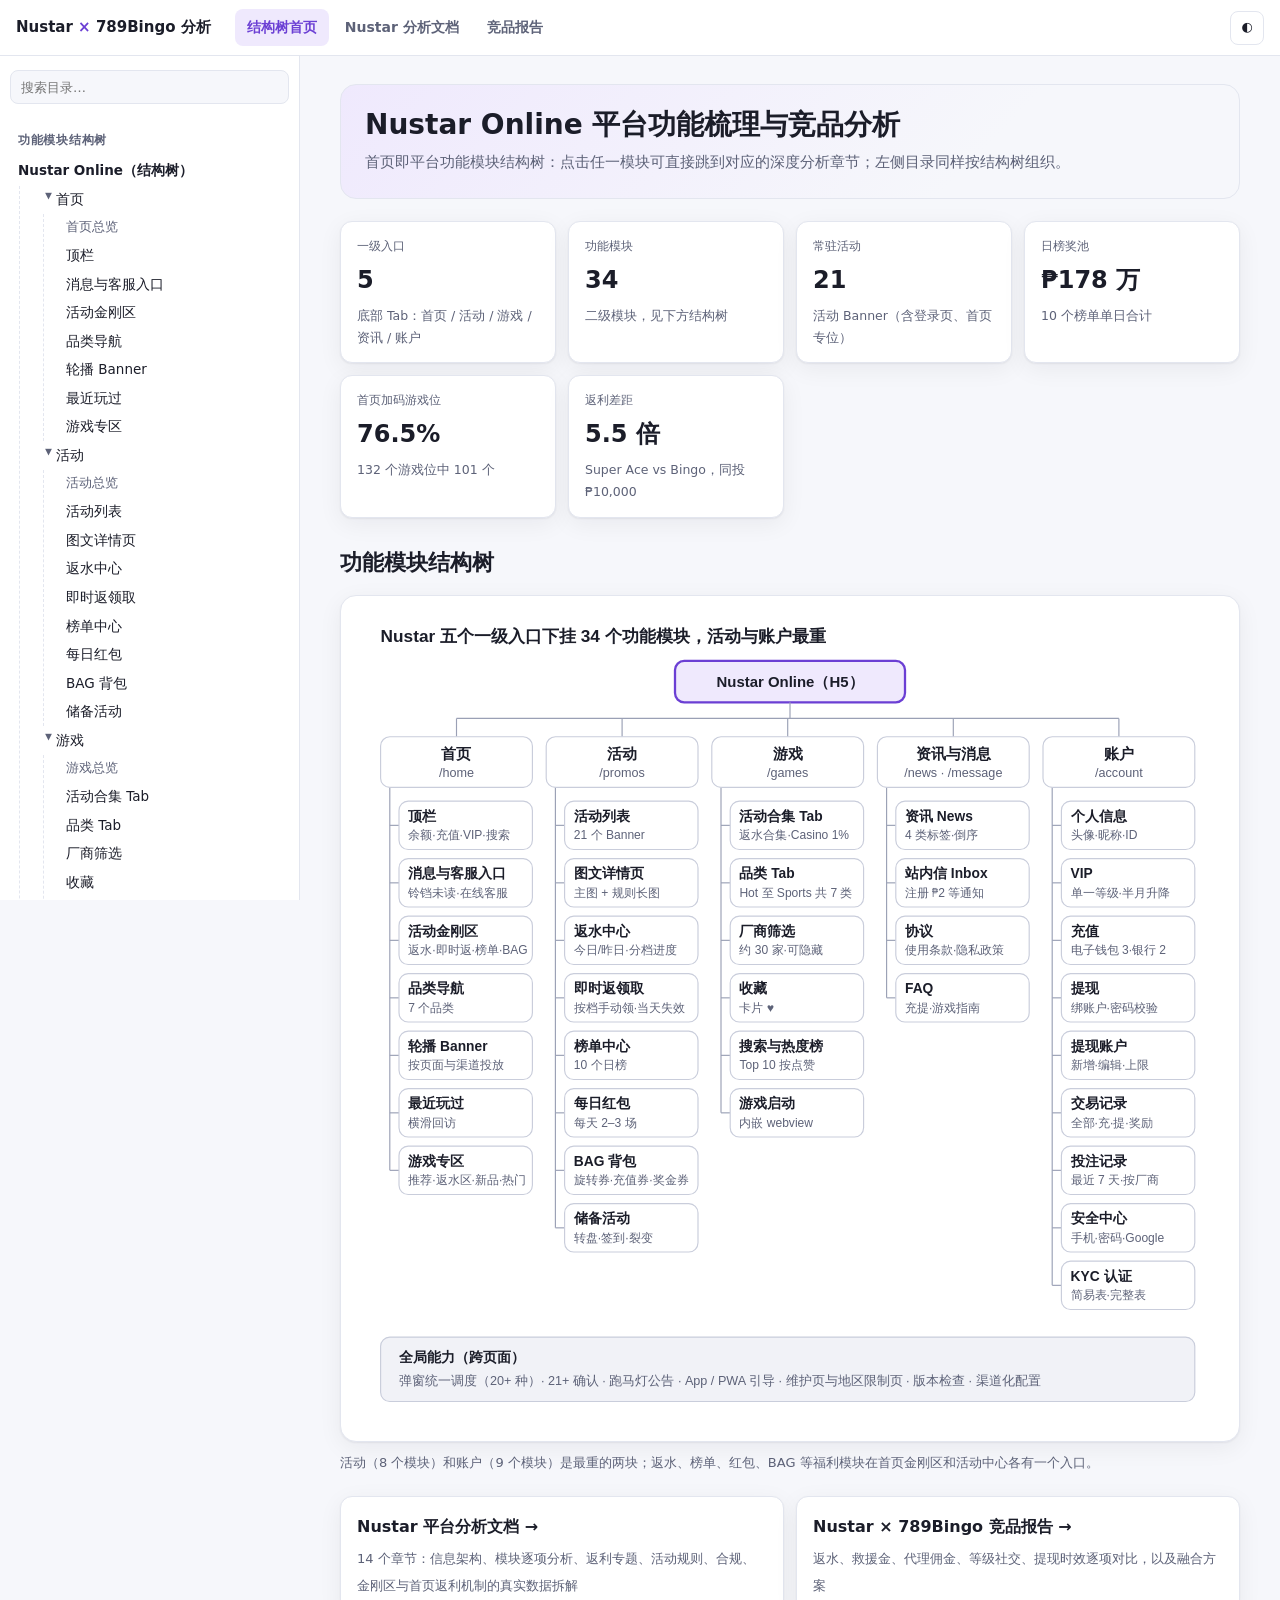
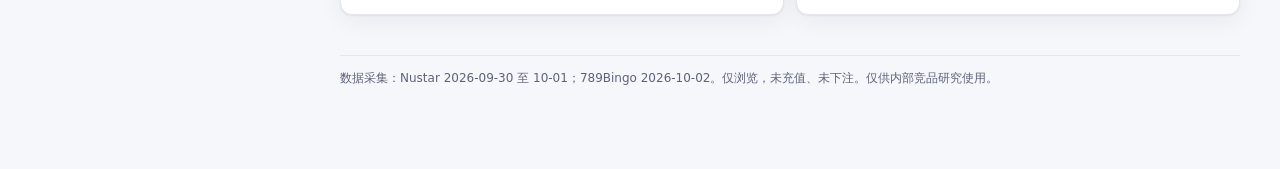
<file: index.html>
<!doctype html>
<html lang="zh-CN"><head><meta charset="utf-8"><meta name="viewport" content="width=device-width,initial-scale=1">
<title>Nustar × 789Bingo 分析｜结构树首页</title><link rel="stylesheet" href="assets/style.css"></head>
<body>
<header class="topbar"><button class="iconbtn" id="menuBtn" aria-label="目录">☰</button>
<a class="brand" href="index.html">Nustar <span>×</span> 789Bingo 分析</a><nav><a href="index.html" class="on">结构树首页</a><a href="analysis.html" class="">Nustar 分析文档</a><a href="competitor.html" class="">竞品报告</a></nav><span class="sp"></span>
<button class="iconbtn" id="themeBtn" title="切换深浅色">◐</button></header>
<div class="wrap"><aside class="side" id="side"><input class="search" id="q" placeholder="搜索目录…">
<h4>功能模块结构树</h4><ul class="tree"><li class="l1"><a href="index.html">Nustar Online（结构树）</a><ul><li class="l1"><details open><summary><span class="lbl">首页</span></summary><ul><li class="sub"><a href="analysis.html#二首页">首页总览</a></li><li><a href="analysis.html#81-首页" title="余额·充值·VIP·搜索">顶栏</a></li><li><a href="analysis.html#81-首页" title="铃铛未读·在线客服">消息与客服入口</a></li><li><a href="analysis.html#122-金刚区总览" title="返水·即时返·榜单·BAG">活动金刚区</a></li><li><a href="analysis.html#81-首页" title="7 个品类">品类导航</a></li><li><a href="analysis.html#81-首页" title="按页面与渠道投放">轮播 Banner</a></li><li><a href="analysis.html#81-首页" title="横滑回访">最近玩过</a></li><li><a href="analysis.html#128-首页深度分析不同游戏的返利机制10-01-抓取" title="推荐·返水区·新品·热门">游戏专区</a></li></ul></details></li><li class="l1"><details open><summary><span class="lbl">活动</span></summary><ul><li class="sub"><a href="analysis.html#四活动体系">活动总览</a></li><li><a href="analysis.html#四活动体系" title="21 个 Banner">活动列表</a></li><li><a href="analysis.html#83-活动中心" title="主图 + 规则长图">图文详情页</a></li><li><a href="analysis.html#123a-返水中心专项真实数据拆解2026-10-01-抓取" title="今日/昨日·分档进度">返水中心</a></li><li><a href="analysis.html#124a-即时返专项真实数据拆解2026-10-01-抓取" title="按档手动领·当天失效">即时返领取</a></li><li><a href="analysis.html#125a-榜单中心专项真实榜单数据拆解2026-10-01-抓取" title="10 个日榜">榜单中心</a></li><li><a href="analysis.html#103-每日红包daily-ang-pao-rush" title="每天 2–3 场">每日红包</a></li><li><a href="analysis.html#126a-bag-专项真实数据拆解2026-10-01-抓取" title="旋转券·充值券·奖金券">BAG 背包</a></li><li><a href="analysis.html#108-用户推荐奖励邀请裂变bonus-chest-助力开宝箱" title="转盘·签到·裂变">储备活动</a></li></ul></details></li><li class="l1"><details open><summary><span class="lbl">游戏</span></summary><ul><li class="sub"><a href="analysis.html#三游戏大厅">游戏总览</a></li><li><a href="analysis.html#三游戏大厅" title="返水合集·Casino 1%">活动合集 Tab</a></li><li><a href="analysis.html#三游戏大厅" title="Hot 至 Sports 共 7 类">品类 Tab</a></li><li><a href="analysis.html#三游戏大厅" title="约 30 家·可隐藏">厂商筛选</a></li><li><a href="analysis.html#82-游戏" title="卡片 ♥">收藏</a></li><li><a href="analysis.html#82-游戏" title="Top 10 按点赞">搜索与热度榜</a></li><li><a href="analysis.html#82-游戏" title="内嵌 webview">游戏启动</a></li></ul></details></li><li class="l1"><details open><summary><span class="lbl">资讯与消息</span></summary><ul><li class="sub"><a href="analysis.html#七消息与资讯">资讯与消息总览</a></li><li><a href="analysis.html#七消息与资讯" title="4 类标签·倒序">资讯 News</a></li><li><a href="analysis.html#七消息与资讯" title="注册 ₱2 等通知">站内信 Inbox</a></li><li><a href="analysis.html#十一平台规则与合规分析" title="使用条款·隐私政策">协议</a></li><li><a href="analysis.html#119-合规与文案风险点" title="充提·游戏指南">FAQ</a></li></ul></details></li><li class="l1"><details open><summary><span class="lbl">账户</span></summary><ul><li class="sub"><a href="analysis.html#六账户安全中心与-vip">账户总览</a></li><li><a href="analysis.html#六账户安全中心与-vip" title="头像·昵称·ID">个人信息</a></li><li><a href="analysis.html#95-vip-返水与额外加成" title="单一等级·半月升降">VIP</a></li><li><a href="analysis.html#五充值与提现" title="电子钱包 3·银行 2">充值</a></li><li><a href="analysis.html#115-提现规则" title="绑账户·密码校验">提现</a></li><li><a href="analysis.html#84-账户与钱包" title="新增·编辑·上限">提现账户</a></li><li><a href="analysis.html#84-账户与钱包" title="全部·充·提·奖励">交易记录</a></li><li><a href="analysis.html#84-账户与钱包" title="最近 7 天·按厂商">投注记录</a></li><li><a href="analysis.html#六账户安全中心与-vip" title="手机·密码·Google">安全中心</a></li><li><a href="analysis.html#113-kyc-实名认证" title="简易表·完整表">KYC 认证</a></li></ul></details></li></ul></li></ul><h4>站点</h4><ul class="tree"><li class="l1"><a href="index.html">结构树首页</a></li><li class="l1"><a href="analysis.html">Nustar 分析文档</a></li><li class="l1"><a href="competitor.html">竞品报告</a></li></ul></aside>
<main class="main"><div class="doc"><section class="hero"><h1>Nustar Online 平台功能梳理与竞品分析</h1>
<p>首页即平台功能模块结构树：点击任一模块可直接跳到对应的深度分析章节；左侧目录同样按结构树组织。</p></section>
<div class="cards"><div class="card"><div class="k">一级入口</div><div class="v">5</div><div class="d">底部 Tab：首页 / 活动 / 游戏 / 资讯 / 账户</div></div><div class="card"><div class="k">功能模块</div><div class="v">34</div><div class="d">二级模块，见下方结构树</div></div><div class="card"><div class="k">常驻活动</div><div class="v">21</div><div class="d">活动 Banner（含登录页、首页专位）</div></div><div class="card"><div class="k">日榜奖池</div><div class="v">₱178 万</div><div class="d">10 个榜单单日合计</div></div><div class="card"><div class="k">首页加码游戏位</div><div class="v">76.5%</div><div class="d">132 个游戏位中 101 个</div></div><div class="card"><div class="k">返利差距</div><div class="v">5.5 倍</div><div class="d">Super Ace vs Bingo，同投 ₱10,000</div></div></div>
<h2 style="border:none;margin-top:10px">功能模块结构树</h2>
<div class="treebox"><svg xmlns="http://www.w3.org/2000/svg" viewBox="0 0 760 714" role="img" aria-label="Nustar 功能模块结构树" font-family="Microsoft YaHei, PingFang SC, Noto Sans SC, sans-serif" font-size="12">
<style>.t{fill:#1b1d29}.q{fill:#5d6278}.e{stroke:#9aa0b5}.bx{fill:#fff;stroke:#c9cddb}.rt{fill:#efe9fd;stroke:#6b3fd4}.bd{fill:#f1f2f7;stroke:#c9cddb}@media (prefers-color-scheme:dark){.t{fill:#e8e9f1}.q{fill:#a2a6bb}.e{stroke:#4a4e63}.bx{fill:#1a1c26;stroke:#3a3e52}.rt{fill:#2a2342;stroke:#a98bff}.bd{fill:#232634;stroke:#3a3e52}}</style>
<text class="t" x="24" y="30" font-size="15" font-weight="700">Nustar 五个一级入口下挂 34 个功能模块，活动与账户最重</text>
<rect class="rt" x="280" y="46" width="200" height="36" rx="8" stroke-width="2"/><text class="t" x="380" y="69" text-anchor="middle" font-size="13" font-weight="700">Nustar Online（H5）</text>
<g class="e" fill="none" stroke-width="1"><path d="M380 82V96"/><path d="M90.0 96H666.0"/><path d="M90.0 96V112"/><path d="M32 156V489.0"/><path d="M32 189.0H40"/><path d="M32 239.0H40"/><path d="M32 289.0H40"/><path d="M32 339.0H40"/><path d="M32 389.0H40"/><path d="M32 439.0H40"/><path d="M32 489.0H40"/><path d="M234.0 96V112"/><path d="M176 156V539.0"/><path d="M176 189.0H184"/><path d="M176 239.0H184"/><path d="M176 289.0H184"/><path d="M176 339.0H184"/><path d="M176 389.0H184"/><path d="M176 439.0H184"/><path d="M176 489.0H184"/><path d="M176 539.0H184"/><path d="M378.0 96V112"/><path d="M320 156V439.0"/><path d="M320 189.0H328"/><path d="M320 239.0H328"/><path d="M320 289.0H328"/><path d="M320 339.0H328"/><path d="M320 389.0H328"/><path d="M320 439.0H328"/><path d="M522.0 96V112"/><path d="M464 156V339.0"/><path d="M464 189.0H472"/><path d="M464 239.0H472"/><path d="M464 289.0H472"/><path d="M464 339.0H472"/><path d="M666.0 96V112"/><path d="M608 156V589.0"/><path d="M608 189.0H616"/><path d="M608 239.0H616"/><path d="M608 289.0H616"/><path d="M608 339.0H616"/><path d="M608 389.0H616"/><path d="M608 439.0H616"/><path d="M608 489.0H616"/><path d="M608 539.0H616"/><path d="M608 589.0H616"/></g>
<a href="analysis.html#二首页"><rect class="bx" x="24" y="112" width="132" height="44" rx="8"/><text class="t" x="90.0" y="131" text-anchor="middle" font-size="13" font-weight="700">首页</text><text class="q" x="90.0" y="147" text-anchor="middle" font-size="11">/home</text></a>
<a href="analysis.html#81-首页"><title>顶栏：查看分析</title><rect class="bx" x="40" y="168" width="116" height="42" rx="8"/><text class="t" x="48" y="185" font-weight="700">顶栏</text><text class="q" x="48" y="201" font-size="10.5">余额·充值·VIP·搜索</text></a>
<a href="analysis.html#81-首页"><title>消息与客服入口：查看分析</title><rect class="bx" x="40" y="218" width="116" height="42" rx="8"/><text class="t" x="48" y="235" font-weight="700">消息与客服入口</text><text class="q" x="48" y="251" font-size="10.5">铃铛未读·在线客服</text></a>
<a href="analysis.html#122-金刚区总览"><title>活动金刚区：查看分析</title><rect class="bx" x="40" y="268" width="116" height="42" rx="8"/><text class="t" x="48" y="285" font-weight="700">活动金刚区</text><text class="q" x="48" y="301" font-size="10.5">返水·即时返·榜单·BAG</text></a>
<a href="analysis.html#81-首页"><title>品类导航：查看分析</title><rect class="bx" x="40" y="318" width="116" height="42" rx="8"/><text class="t" x="48" y="335" font-weight="700">品类导航</text><text class="q" x="48" y="351" font-size="10.5">7 个品类</text></a>
<a href="analysis.html#81-首页"><title>轮播 Banner：查看分析</title><rect class="bx" x="40" y="368" width="116" height="42" rx="8"/><text class="t" x="48" y="385" font-weight="700">轮播 Banner</text><text class="q" x="48" y="401" font-size="10.5">按页面与渠道投放</text></a>
<a href="analysis.html#81-首页"><title>最近玩过：查看分析</title><rect class="bx" x="40" y="418" width="116" height="42" rx="8"/><text class="t" x="48" y="435" font-weight="700">最近玩过</text><text class="q" x="48" y="451" font-size="10.5">横滑回访</text></a>
<a href="analysis.html#128-首页深度分析不同游戏的返利机制10-01-抓取"><title>游戏专区：查看分析</title><rect class="bx" x="40" y="468" width="116" height="42" rx="8"/><text class="t" x="48" y="485" font-weight="700">游戏专区</text><text class="q" x="48" y="501" font-size="10.5">推荐·返水区·新品·热门</text></a>
<a href="analysis.html#四活动体系"><rect class="bx" x="168" y="112" width="132" height="44" rx="8"/><text class="t" x="234.0" y="131" text-anchor="middle" font-size="13" font-weight="700">活动</text><text class="q" x="234.0" y="147" text-anchor="middle" font-size="11">/promos</text></a>
<a href="analysis.html#四活动体系"><title>活动列表：查看分析</title><rect class="bx" x="184" y="168" width="116" height="42" rx="8"/><text class="t" x="192" y="185" font-weight="700">活动列表</text><text class="q" x="192" y="201" font-size="10.5">21 个 Banner</text></a>
<a href="analysis.html#83-活动中心"><title>图文详情页：查看分析</title><rect class="bx" x="184" y="218" width="116" height="42" rx="8"/><text class="t" x="192" y="235" font-weight="700">图文详情页</text><text class="q" x="192" y="251" font-size="10.5">主图 + 规则长图</text></a>
<a href="analysis.html#123a-返水中心专项真实数据拆解2026-10-01-抓取"><title>返水中心：查看分析</title><rect class="bx" x="184" y="268" width="116" height="42" rx="8"/><text class="t" x="192" y="285" font-weight="700">返水中心</text><text class="q" x="192" y="301" font-size="10.5">今日/昨日·分档进度</text></a>
<a href="analysis.html#124a-即时返专项真实数据拆解2026-10-01-抓取"><title>即时返领取：查看分析</title><rect class="bx" x="184" y="318" width="116" height="42" rx="8"/><text class="t" x="192" y="335" font-weight="700">即时返领取</text><text class="q" x="192" y="351" font-size="10.5">按档手动领·当天失效</text></a>
<a href="analysis.html#125a-榜单中心专项真实榜单数据拆解2026-10-01-抓取"><title>榜单中心：查看分析</title><rect class="bx" x="184" y="368" width="116" height="42" rx="8"/><text class="t" x="192" y="385" font-weight="700">榜单中心</text><text class="q" x="192" y="401" font-size="10.5">10 个日榜</text></a>
<a href="analysis.html#103-每日红包daily-ang-pao-rush"><title>每日红包：查看分析</title><rect class="bx" x="184" y="418" width="116" height="42" rx="8"/><text class="t" x="192" y="435" font-weight="700">每日红包</text><text class="q" x="192" y="451" font-size="10.5">每天 2–3 场</text></a>
<a href="analysis.html#126a-bag-专项真实数据拆解2026-10-01-抓取"><title>BAG 背包：查看分析</title><rect class="bx" x="184" y="468" width="116" height="42" rx="8"/><text class="t" x="192" y="485" font-weight="700">BAG 背包</text><text class="q" x="192" y="501" font-size="10.5">旋转券·充值券·奖金券</text></a>
<a href="analysis.html#108-用户推荐奖励邀请裂变bonus-chest-助力开宝箱"><title>储备活动：查看分析</title><rect class="bx" x="184" y="518" width="116" height="42" rx="8"/><text class="t" x="192" y="535" font-weight="700">储备活动</text><text class="q" x="192" y="551" font-size="10.5">转盘·签到·裂变</text></a>
<a href="analysis.html#三游戏大厅"><rect class="bx" x="312" y="112" width="132" height="44" rx="8"/><text class="t" x="378.0" y="131" text-anchor="middle" font-size="13" font-weight="700">游戏</text><text class="q" x="378.0" y="147" text-anchor="middle" font-size="11">/games</text></a>
<a href="analysis.html#三游戏大厅"><title>活动合集 Tab：查看分析</title><rect class="bx" x="328" y="168" width="116" height="42" rx="8"/><text class="t" x="336" y="185" font-weight="700">活动合集 Tab</text><text class="q" x="336" y="201" font-size="10.5">返水合集·Casino 1%</text></a>
<a href="analysis.html#三游戏大厅"><title>品类 Tab：查看分析</title><rect class="bx" x="328" y="218" width="116" height="42" rx="8"/><text class="t" x="336" y="235" font-weight="700">品类 Tab</text><text class="q" x="336" y="251" font-size="10.5">Hot 至 Sports 共 7 类</text></a>
<a href="analysis.html#三游戏大厅"><title>厂商筛选：查看分析</title><rect class="bx" x="328" y="268" width="116" height="42" rx="8"/><text class="t" x="336" y="285" font-weight="700">厂商筛选</text><text class="q" x="336" y="301" font-size="10.5">约 30 家·可隐藏</text></a>
<a href="analysis.html#82-游戏"><title>收藏：查看分析</title><rect class="bx" x="328" y="318" width="116" height="42" rx="8"/><text class="t" x="336" y="335" font-weight="700">收藏</text><text class="q" x="336" y="351" font-size="10.5">卡片 ♥</text></a>
<a href="analysis.html#82-游戏"><title>搜索与热度榜：查看分析</title><rect class="bx" x="328" y="368" width="116" height="42" rx="8"/><text class="t" x="336" y="385" font-weight="700">搜索与热度榜</text><text class="q" x="336" y="401" font-size="10.5">Top 10 按点赞</text></a>
<a href="analysis.html#82-游戏"><title>游戏启动：查看分析</title><rect class="bx" x="328" y="418" width="116" height="42" rx="8"/><text class="t" x="336" y="435" font-weight="700">游戏启动</text><text class="q" x="336" y="451" font-size="10.5">内嵌 webview</text></a>
<a href="analysis.html#七消息与资讯"><rect class="bx" x="456" y="112" width="132" height="44" rx="8"/><text class="t" x="522.0" y="131" text-anchor="middle" font-size="13" font-weight="700">资讯与消息</text><text class="q" x="522.0" y="147" text-anchor="middle" font-size="11">/news · /message</text></a>
<a href="analysis.html#七消息与资讯"><title>资讯 News：查看分析</title><rect class="bx" x="472" y="168" width="116" height="42" rx="8"/><text class="t" x="480" y="185" font-weight="700">资讯 News</text><text class="q" x="480" y="201" font-size="10.5">4 类标签·倒序</text></a>
<a href="analysis.html#七消息与资讯"><title>站内信 Inbox：查看分析</title><rect class="bx" x="472" y="218" width="116" height="42" rx="8"/><text class="t" x="480" y="235" font-weight="700">站内信 Inbox</text><text class="q" x="480" y="251" font-size="10.5">注册 ₱2 等通知</text></a>
<a href="analysis.html#十一平台规则与合规分析"><title>协议：查看分析</title><rect class="bx" x="472" y="268" width="116" height="42" rx="8"/><text class="t" x="480" y="285" font-weight="700">协议</text><text class="q" x="480" y="301" font-size="10.5">使用条款·隐私政策</text></a>
<a href="analysis.html#119-合规与文案风险点"><title>FAQ：查看分析</title><rect class="bx" x="472" y="318" width="116" height="42" rx="8"/><text class="t" x="480" y="335" font-weight="700">FAQ</text><text class="q" x="480" y="351" font-size="10.5">充提·游戏指南</text></a>
<a href="analysis.html#六账户安全中心与-vip"><rect class="bx" x="600" y="112" width="132" height="44" rx="8"/><text class="t" x="666.0" y="131" text-anchor="middle" font-size="13" font-weight="700">账户</text><text class="q" x="666.0" y="147" text-anchor="middle" font-size="11">/account</text></a>
<a href="analysis.html#六账户安全中心与-vip"><title>个人信息：查看分析</title><rect class="bx" x="616" y="168" width="116" height="42" rx="8"/><text class="t" x="624" y="185" font-weight="700">个人信息</text><text class="q" x="624" y="201" font-size="10.5">头像·昵称·ID</text></a>
<a href="analysis.html#95-vip-返水与额外加成"><title>VIP：查看分析</title><rect class="bx" x="616" y="218" width="116" height="42" rx="8"/><text class="t" x="624" y="235" font-weight="700">VIP</text><text class="q" x="624" y="251" font-size="10.5">单一等级·半月升降</text></a>
<a href="analysis.html#五充值与提现"><title>充值：查看分析</title><rect class="bx" x="616" y="268" width="116" height="42" rx="8"/><text class="t" x="624" y="285" font-weight="700">充值</text><text class="q" x="624" y="301" font-size="10.5">电子钱包 3·银行 2</text></a>
<a href="analysis.html#115-提现规则"><title>提现：查看分析</title><rect class="bx" x="616" y="318" width="116" height="42" rx="8"/><text class="t" x="624" y="335" font-weight="700">提现</text><text class="q" x="624" y="351" font-size="10.5">绑账户·密码校验</text></a>
<a href="analysis.html#84-账户与钱包"><title>提现账户：查看分析</title><rect class="bx" x="616" y="368" width="116" height="42" rx="8"/><text class="t" x="624" y="385" font-weight="700">提现账户</text><text class="q" x="624" y="401" font-size="10.5">新增·编辑·上限</text></a>
<a href="analysis.html#84-账户与钱包"><title>交易记录：查看分析</title><rect class="bx" x="616" y="418" width="116" height="42" rx="8"/><text class="t" x="624" y="435" font-weight="700">交易记录</text><text class="q" x="624" y="451" font-size="10.5">全部·充·提·奖励</text></a>
<a href="analysis.html#84-账户与钱包"><title>投注记录：查看分析</title><rect class="bx" x="616" y="468" width="116" height="42" rx="8"/><text class="t" x="624" y="485" font-weight="700">投注记录</text><text class="q" x="624" y="501" font-size="10.5">最近 7 天·按厂商</text></a>
<a href="analysis.html#六账户安全中心与-vip"><title>安全中心：查看分析</title><rect class="bx" x="616" y="518" width="116" height="42" rx="8"/><text class="t" x="624" y="535" font-weight="700">安全中心</text><text class="q" x="624" y="551" font-size="10.5">手机·密码·Google</text></a>
<a href="analysis.html#113-kyc-实名认证"><title>KYC 认证：查看分析</title><rect class="bx" x="616" y="568" width="116" height="42" rx="8"/><text class="t" x="624" y="585" font-weight="700">KYC 认证</text><text class="q" x="624" y="601" font-size="10.5">简易表·完整表</text></a>
<rect class="bd" x="24" y="634" width="708" height="56" rx="8"/><text class="t" x="40" y="656" font-weight="700">全局能力（跨页面）</text><text class="q" x="40" y="676" font-size="11">弹窗统一调度（20+ 种）· 21+ 确认 · 跑马灯公告 · App / PWA 引导 · 维护页与地区限制页 · 版本检查 · 渠道化配置</text>
</svg></div>
<p class="meta">活动（8 个模块）和账户（9 个模块）是最重的两块；返水、榜单、红包、BAG 等福利模块在首页金刚区和活动中心各有一个入口。</p>
<div class="links">
<a href="analysis.html"><b>Nustar 平台分析文档 →</b><span>14 个章节：信息架构、模块逐项分析、返利专题、活动规则、合规、金刚区与首页返利机制的真实数据拆解</span></a>
<a href="competitor.html"><b>Nustar × 789Bingo 竞品报告 →</b><span>返水、救援金、代理佣金、等级社交、提现时效逐项对比，以及融合方案</span></a>

</div>
<div class="foot">数据采集：Nustar 2026-09-30 至 10-01；789Bingo 2026-10-02。仅浏览，未充值、未下注。仅供内部竞品研究使用。</div></div></main></div>
<script src="assets/app.js"></script></body></html>
</file>
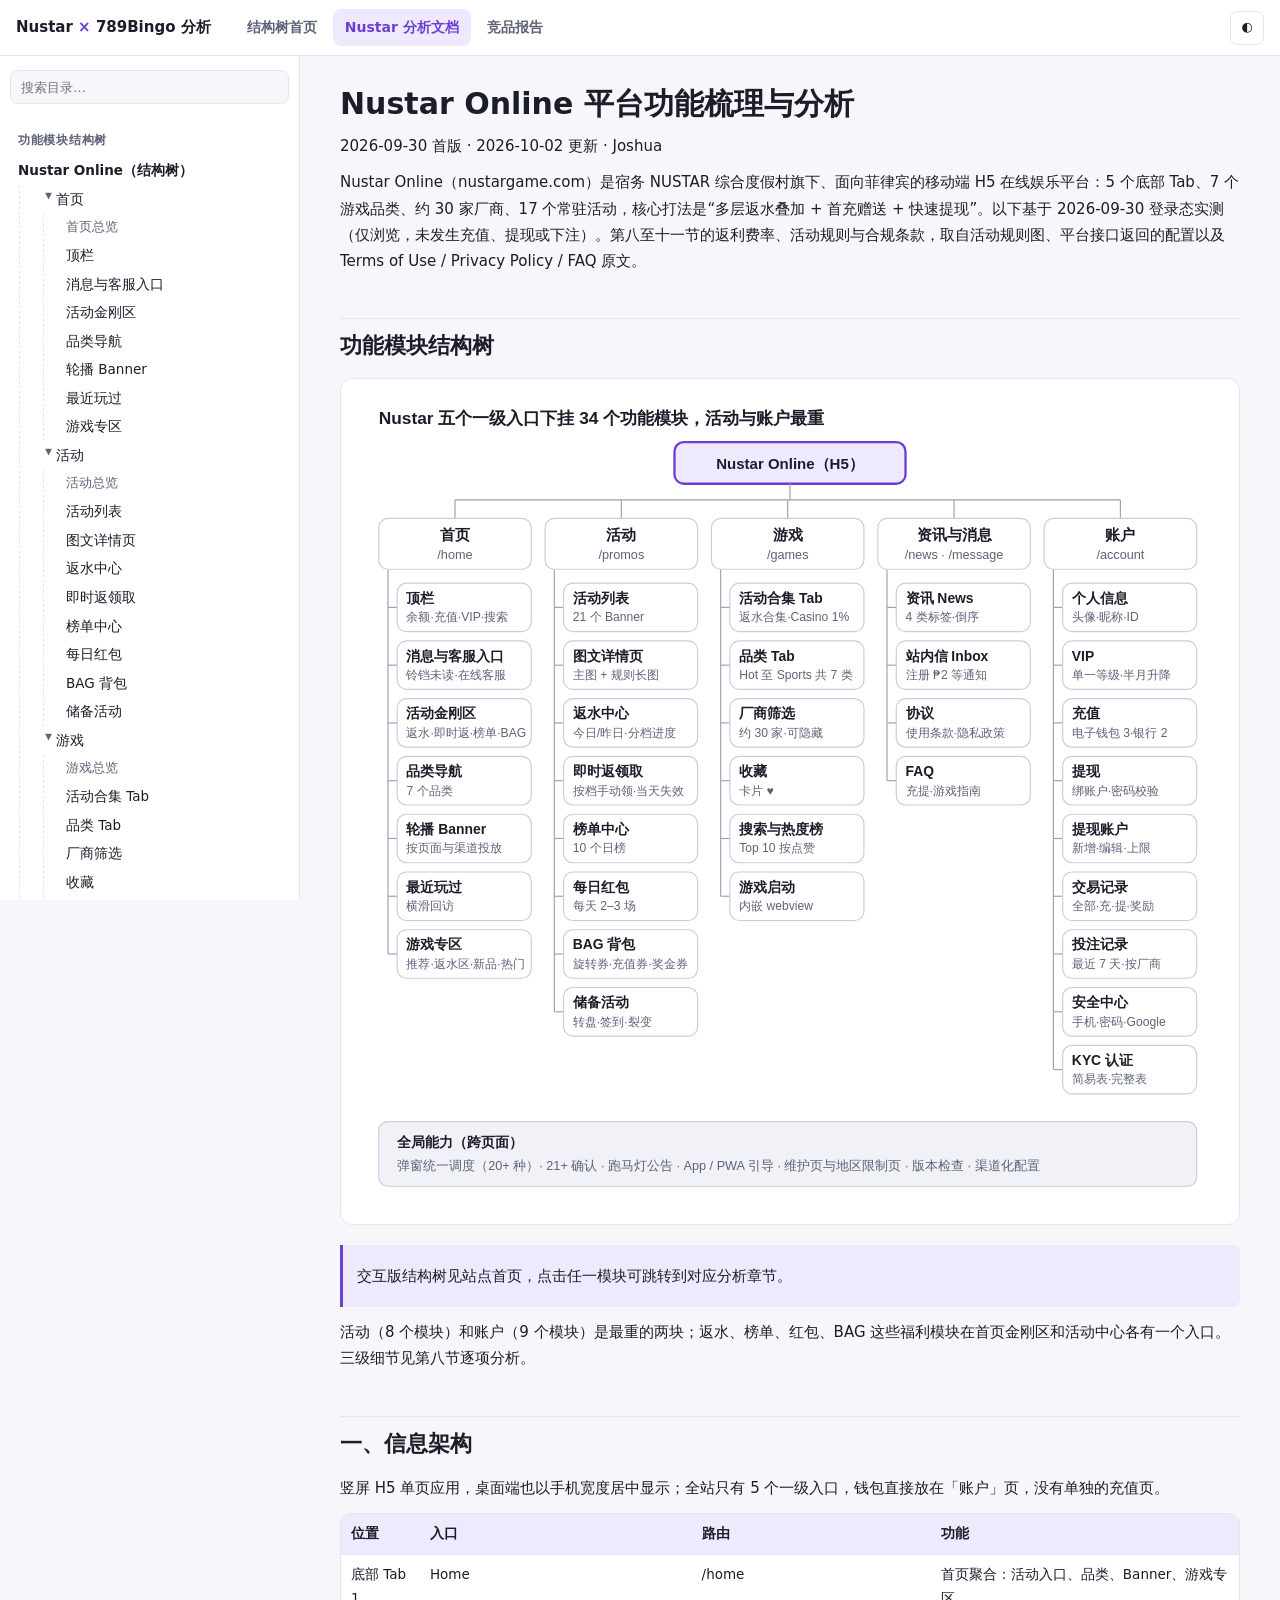
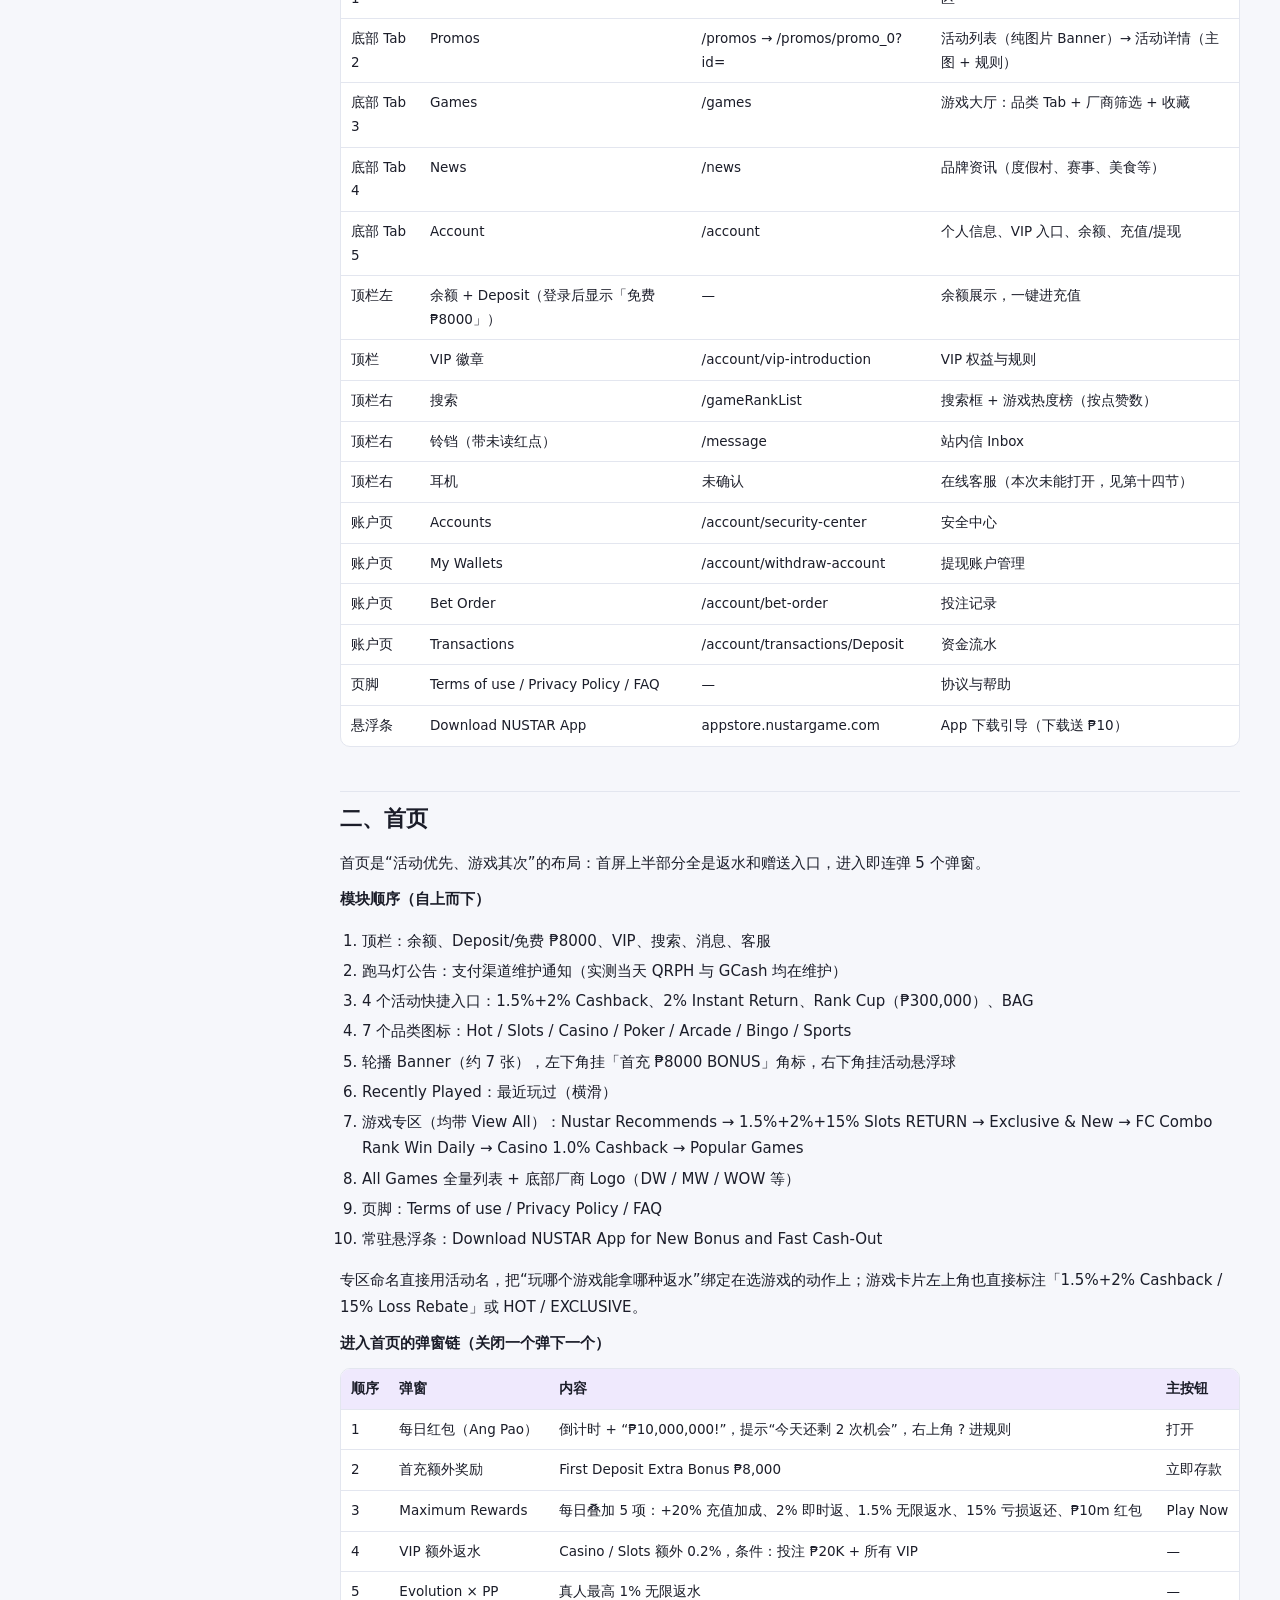
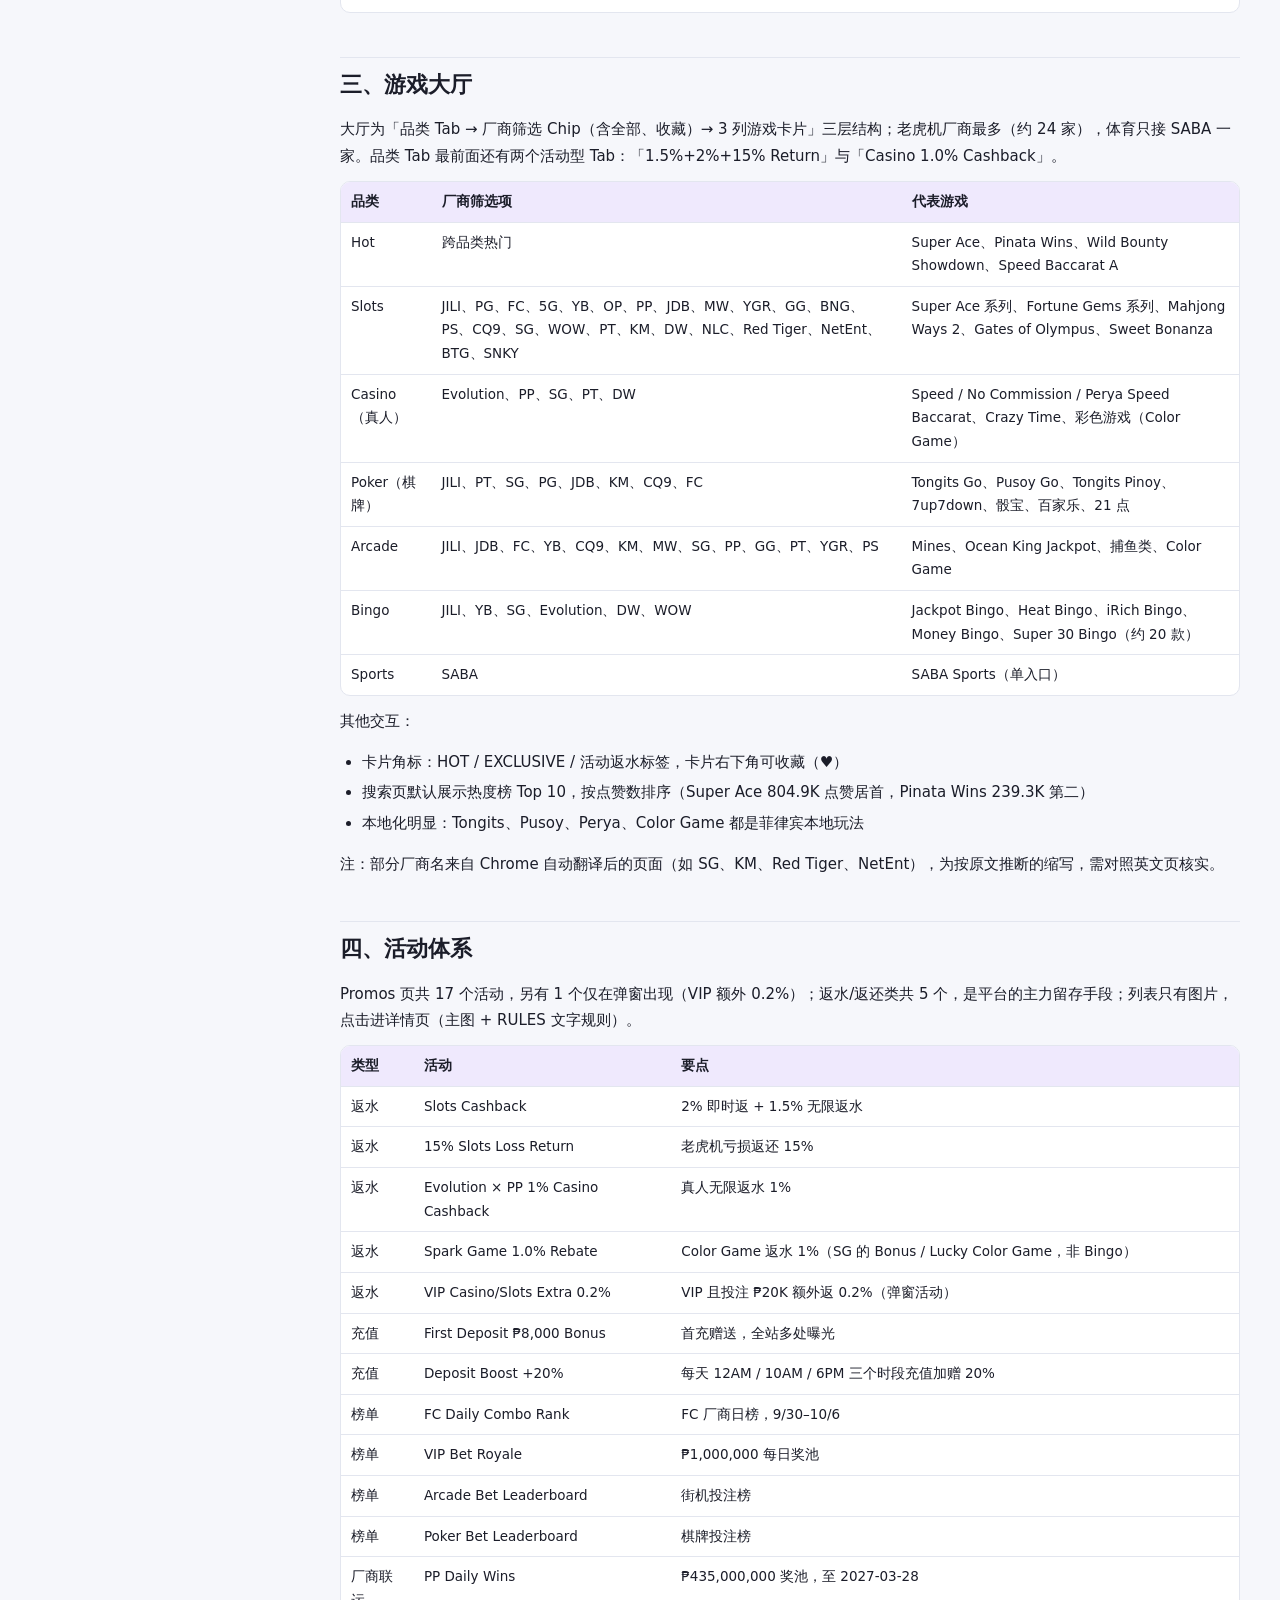
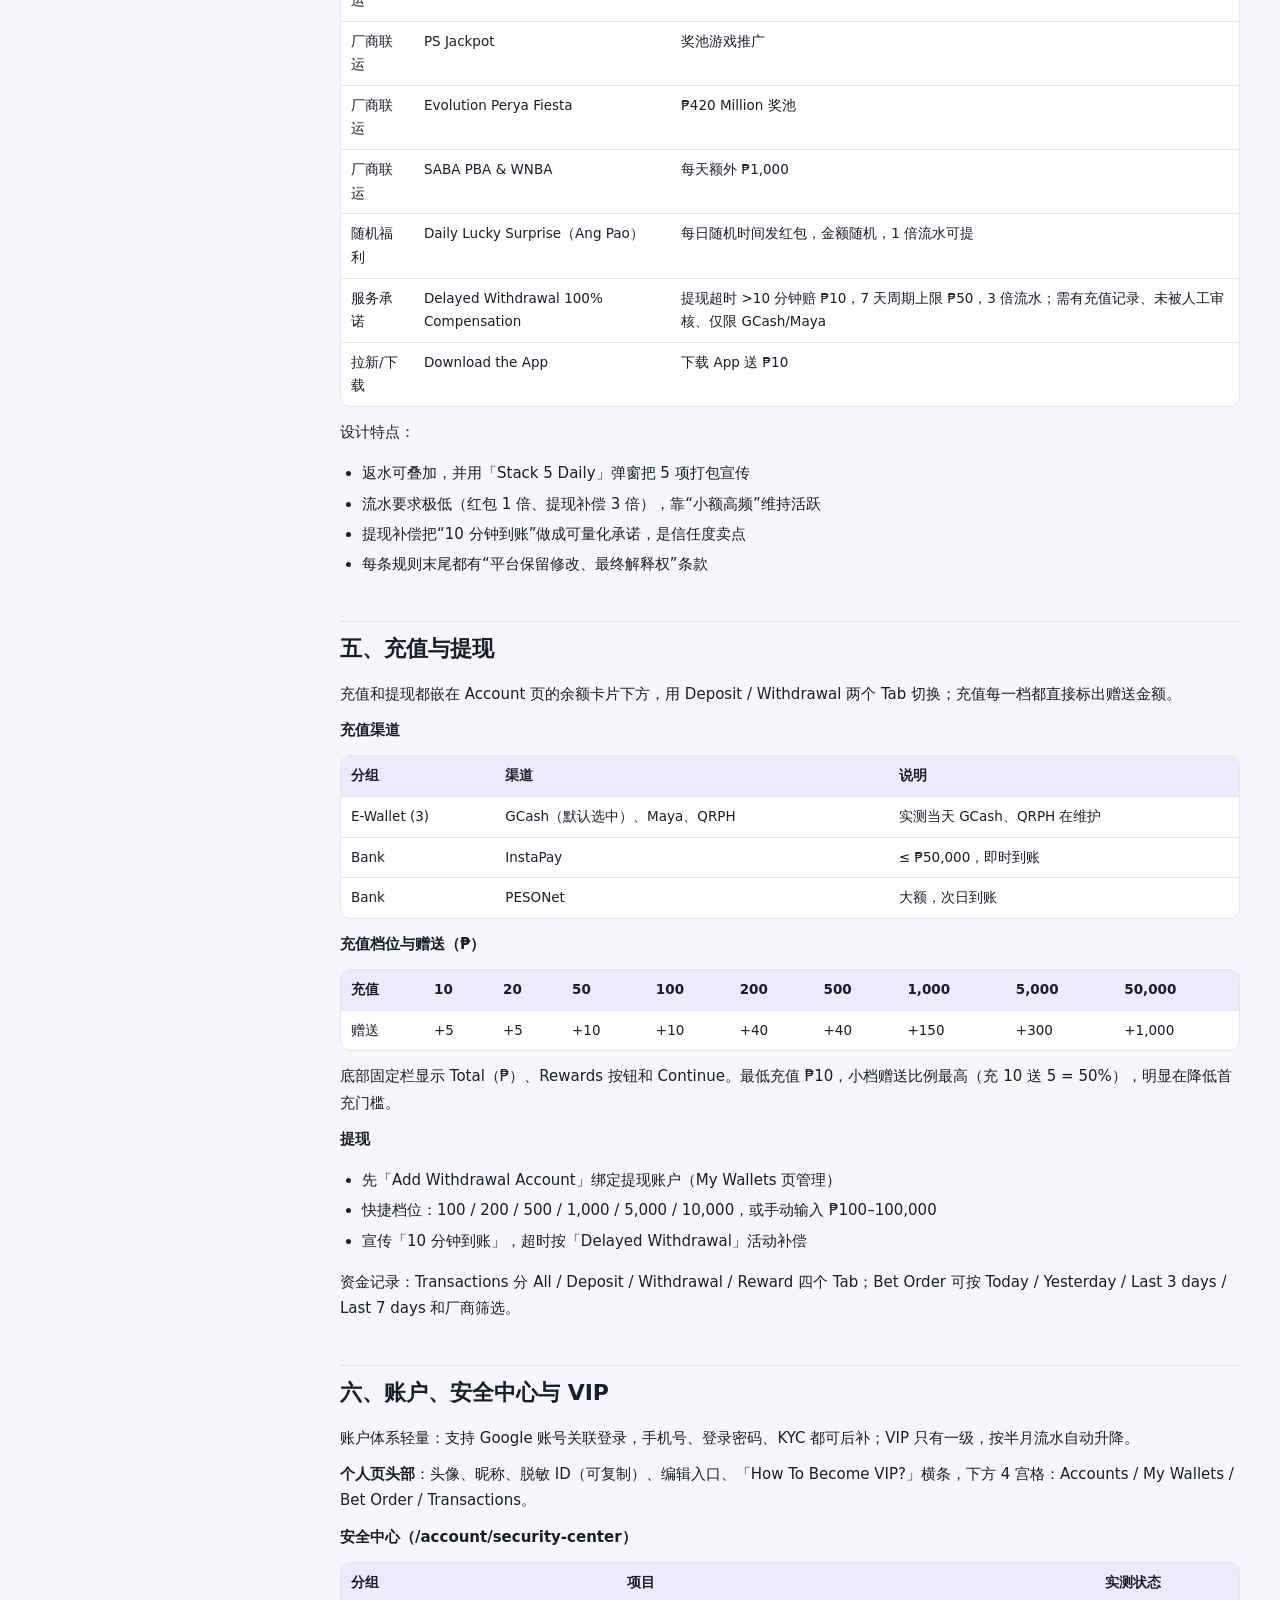
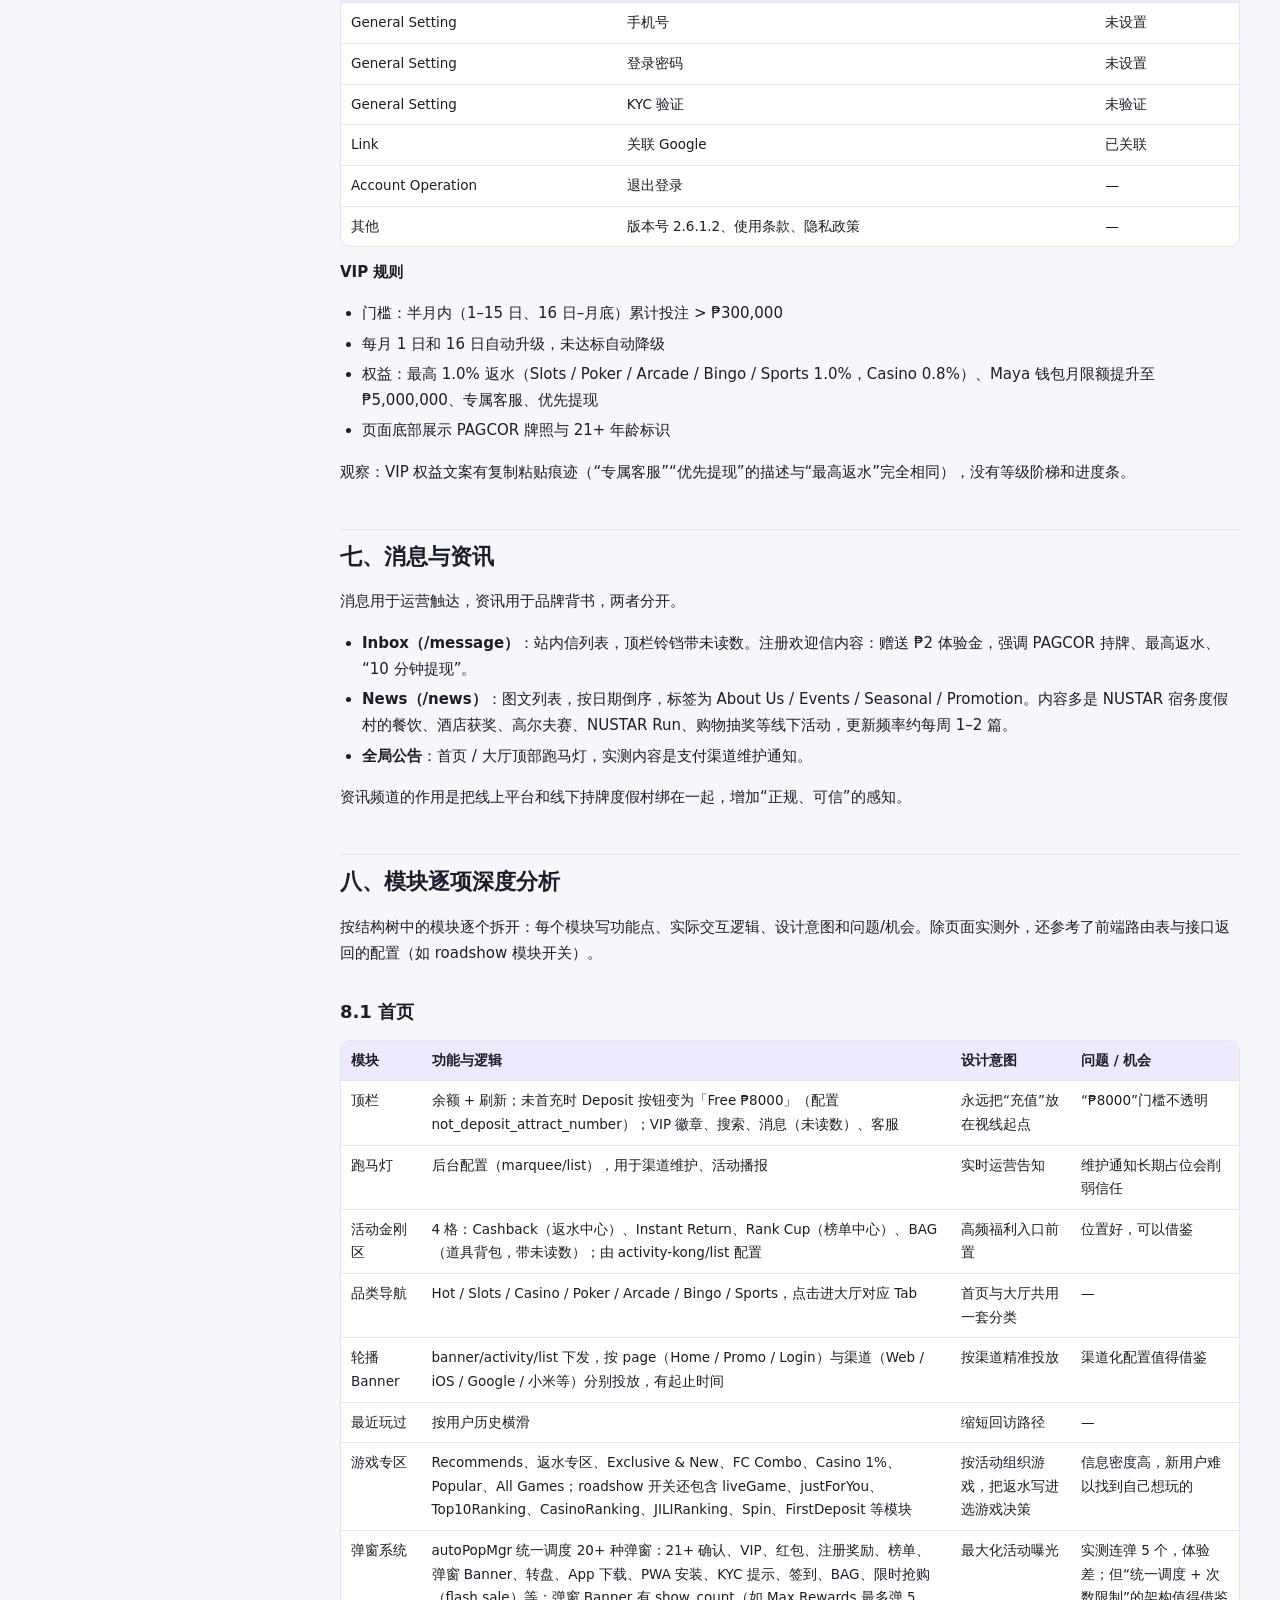
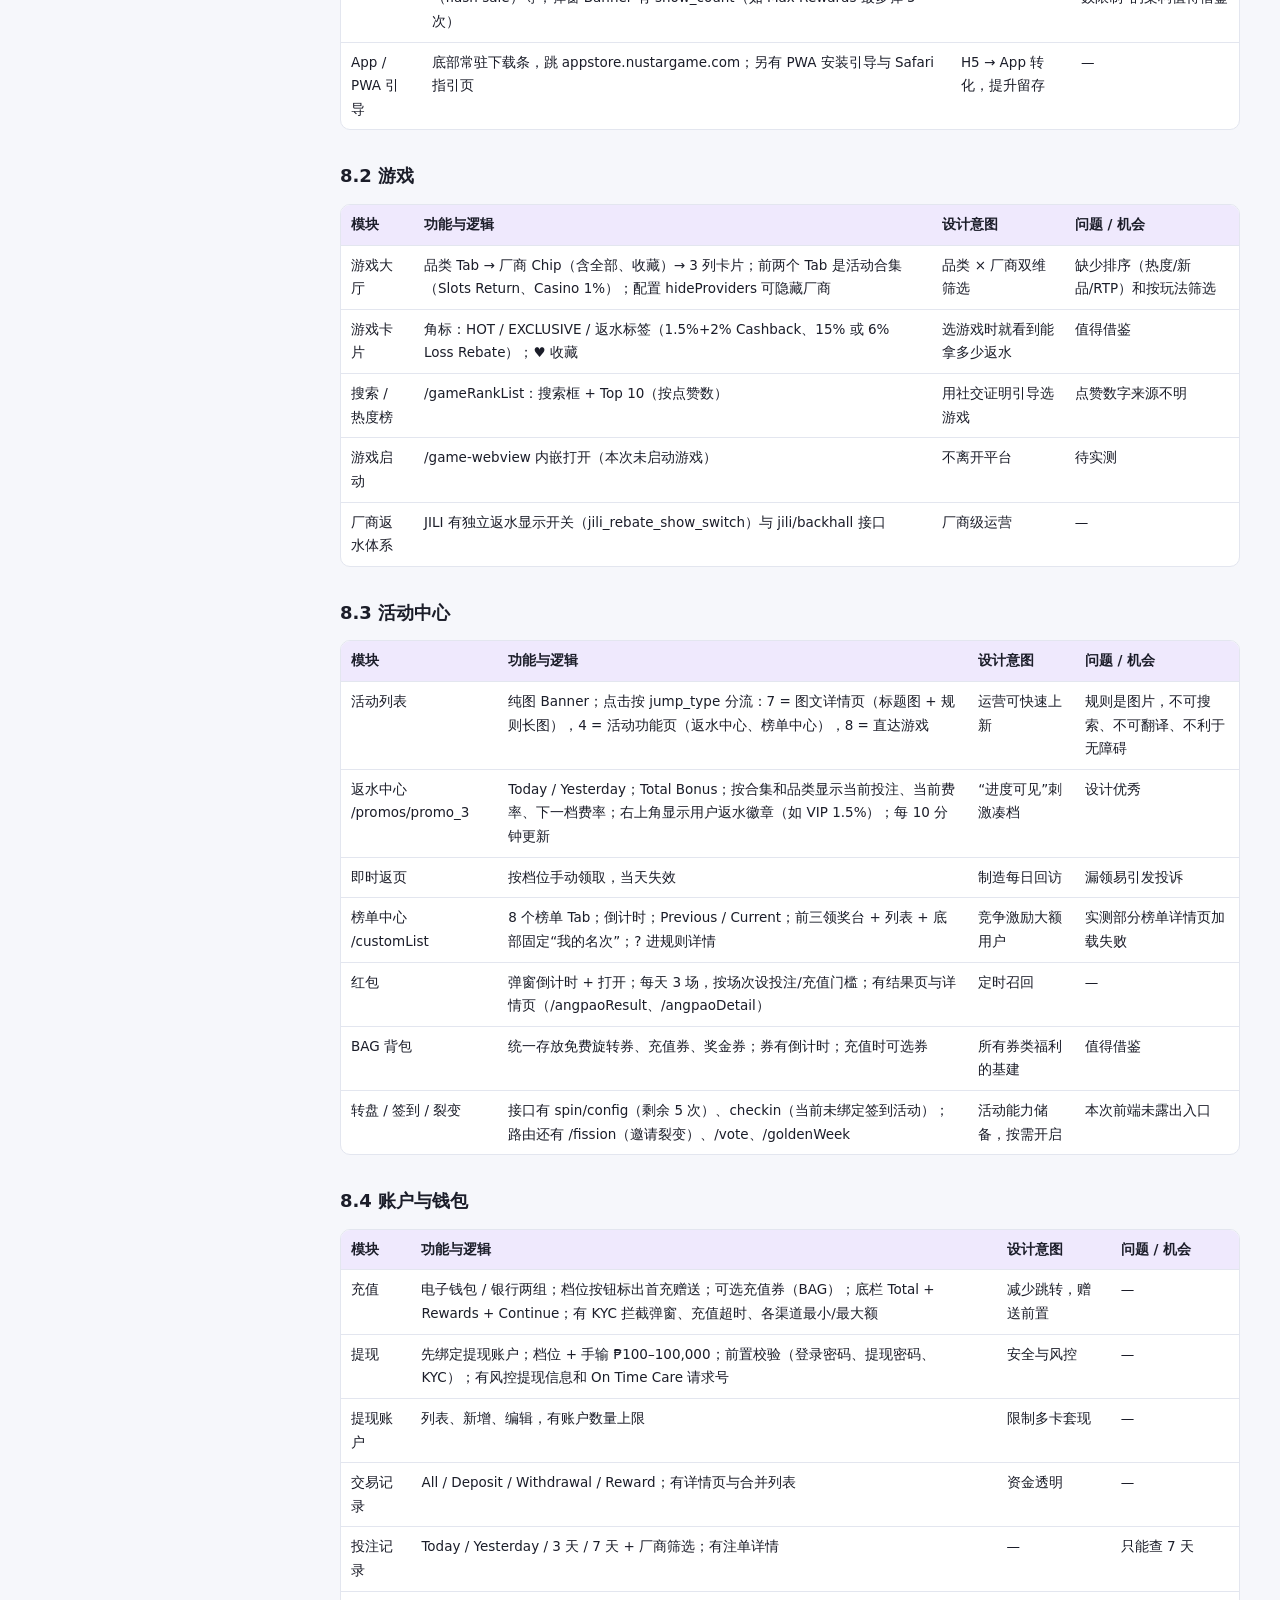
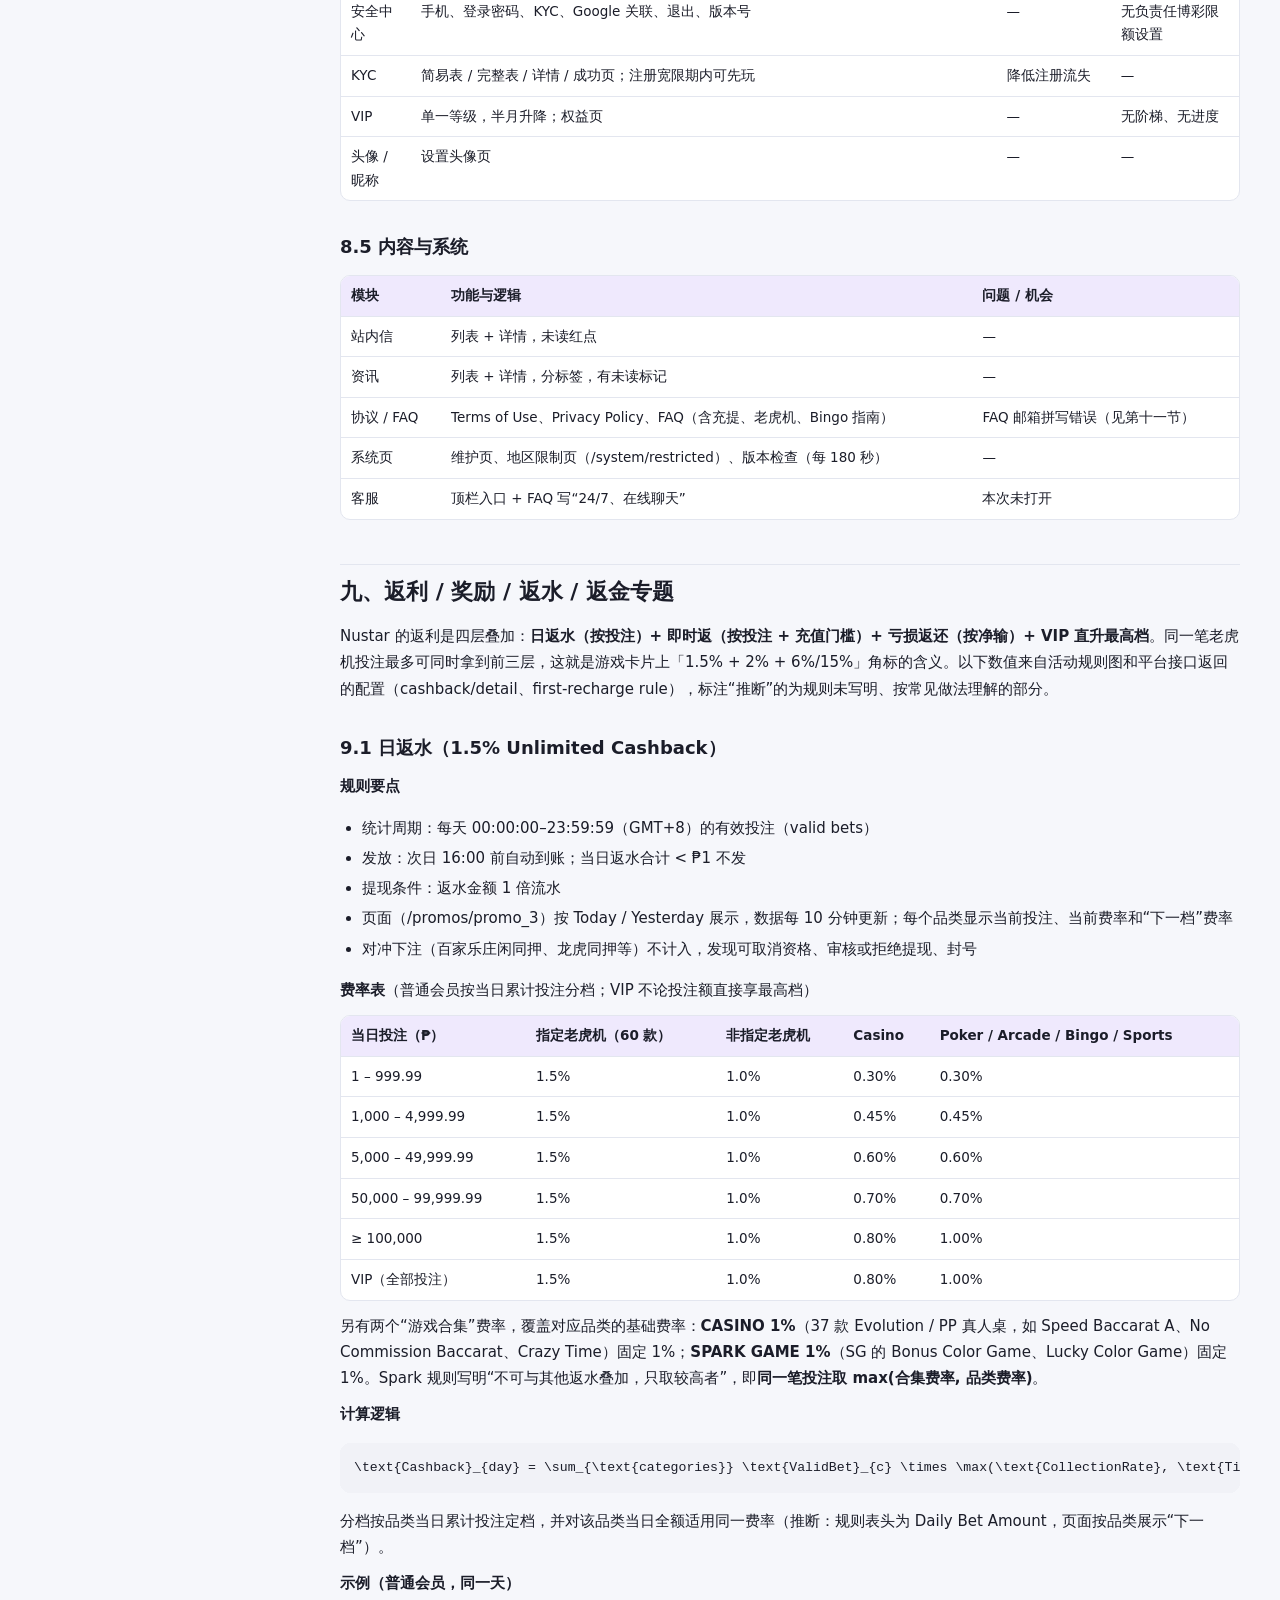
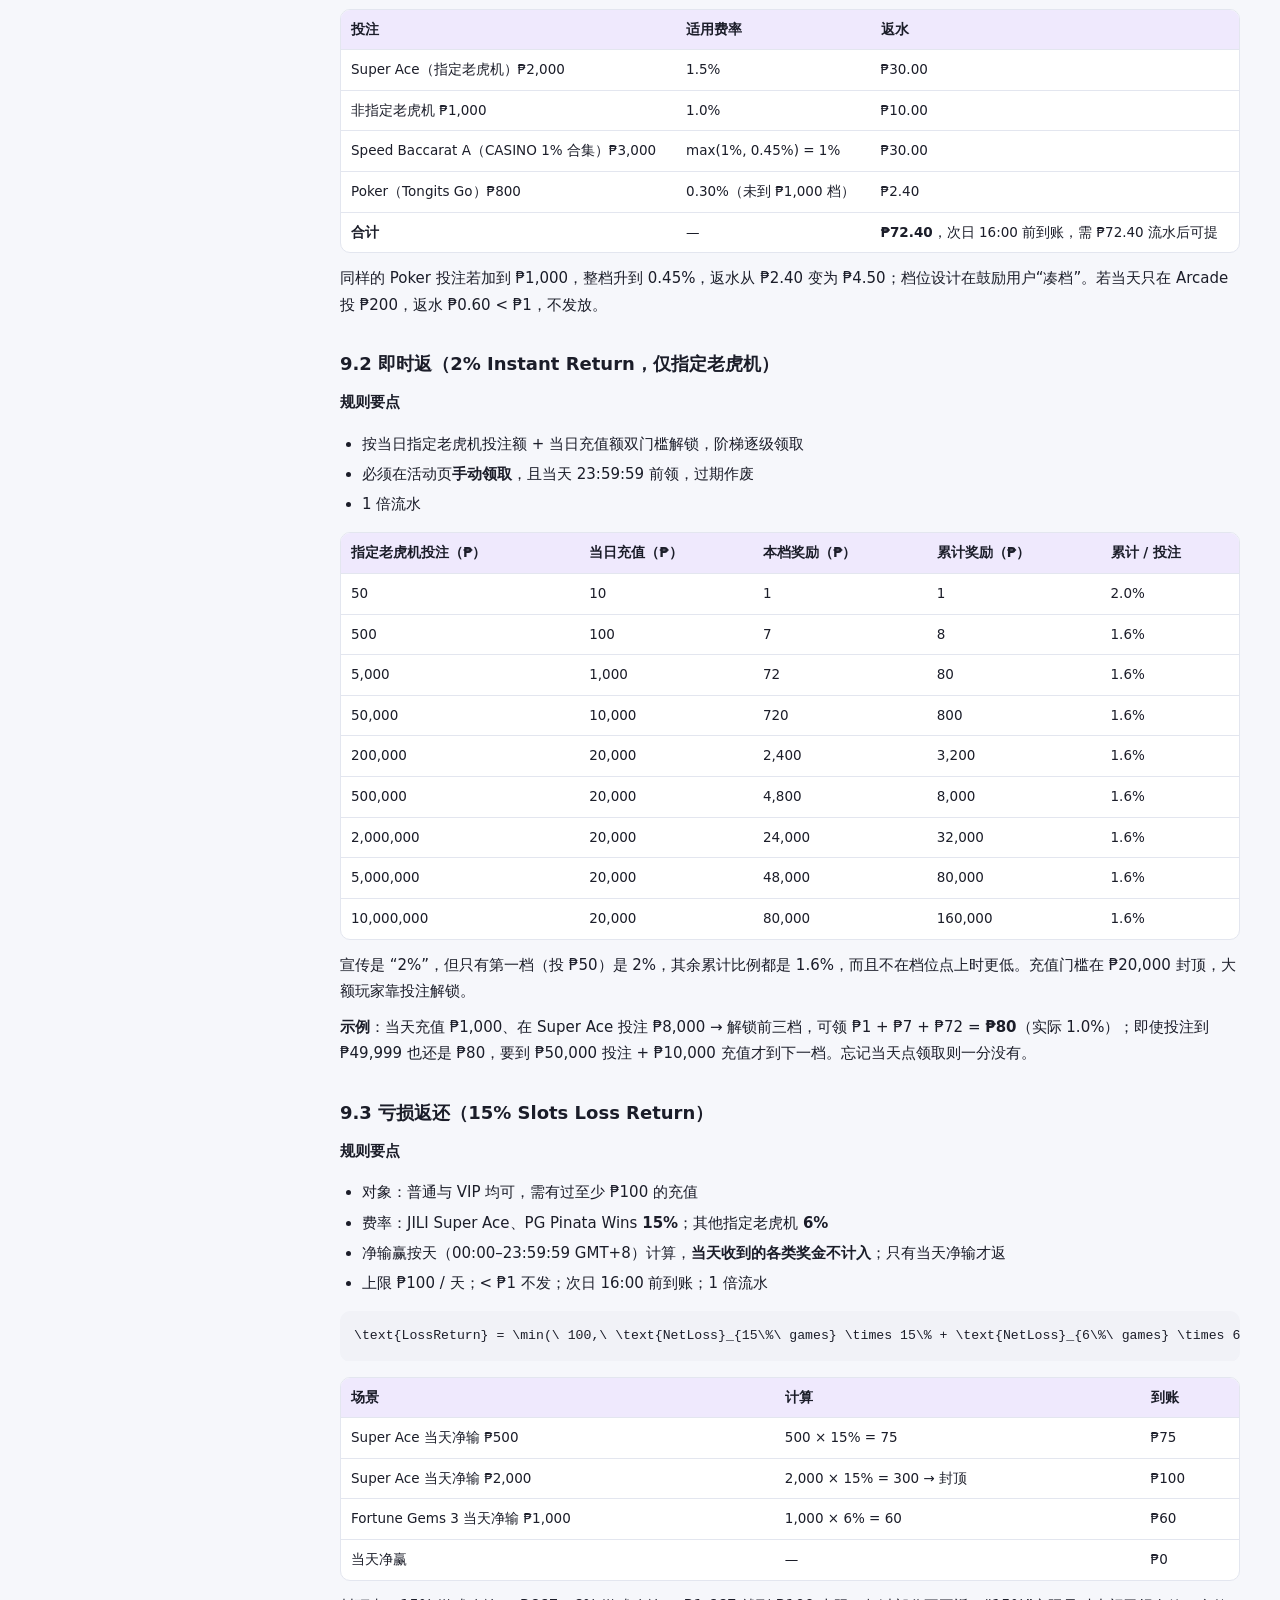
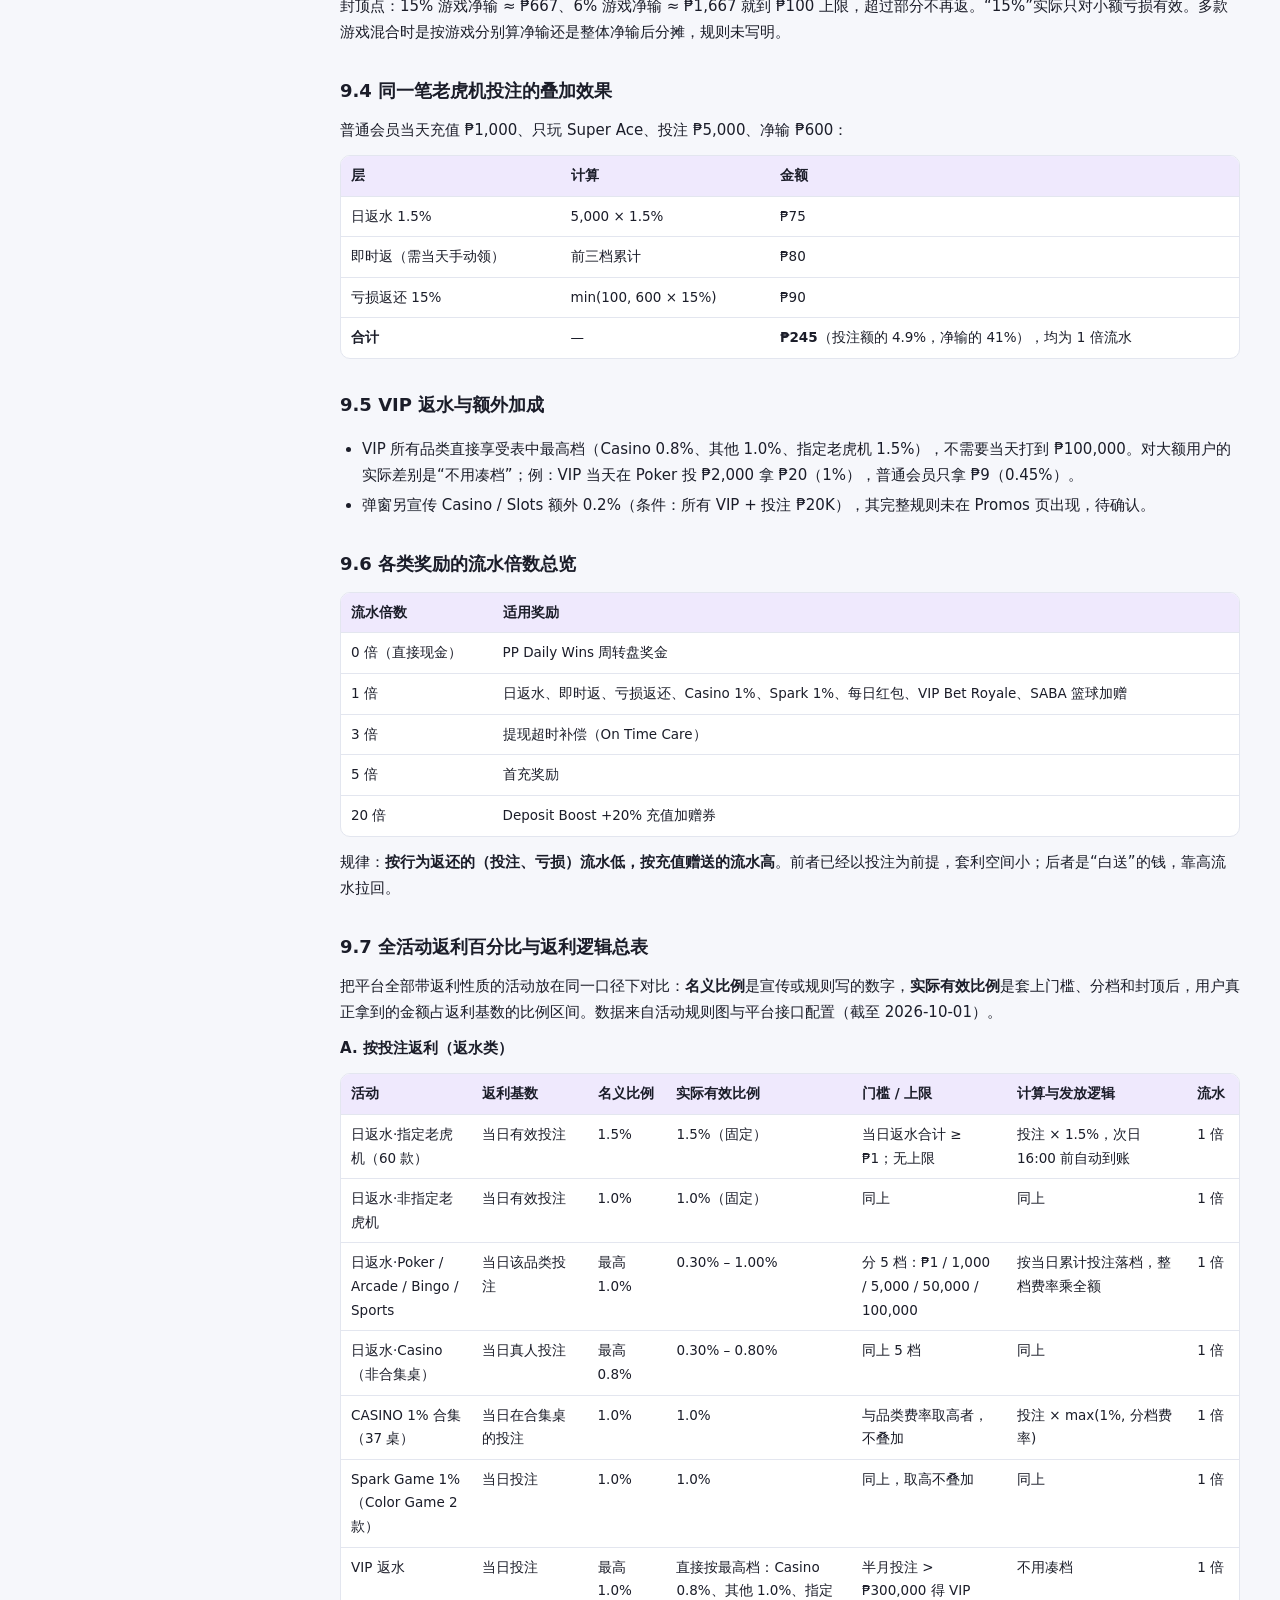
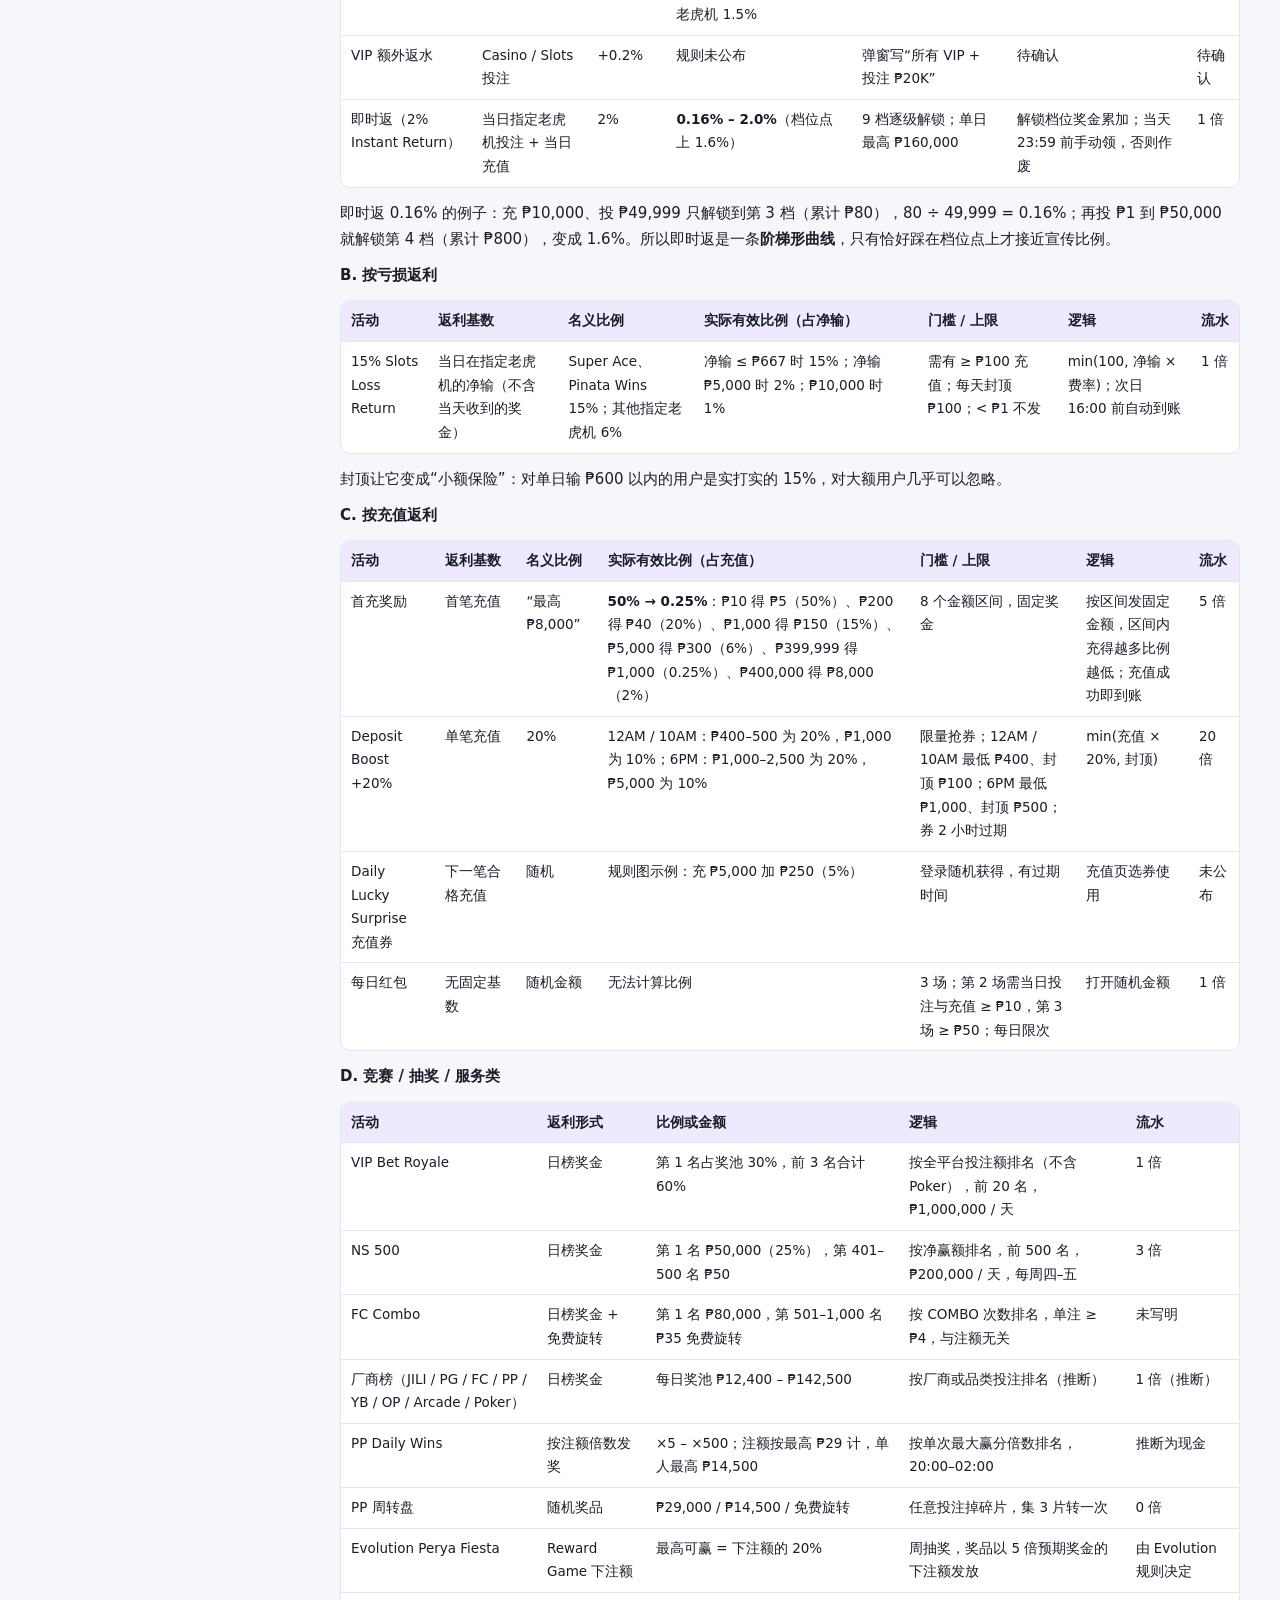
<file: analysis.html>
<!doctype html>
<html lang="zh-CN"><head><meta charset="utf-8"><meta name="viewport" content="width=device-width,initial-scale=1">
<title>Nustar Online 平台功能梳理与分析</title><link rel="stylesheet" href="assets/style.css"></head>
<body>
<header class="topbar"><button class="iconbtn" id="menuBtn" aria-label="目录">☰</button>
<a class="brand" href="index.html">Nustar <span>×</span> 789Bingo 分析</a><nav><a href="index.html" class="">结构树首页</a><a href="analysis.html" class="on">Nustar 分析文档</a><a href="competitor.html" class="">竞品报告</a></nav><span class="sp"></span>
<button class="iconbtn" id="themeBtn" title="切换深浅色">◐</button></header>
<div class="wrap"><aside class="side" id="side"><input class="search" id="q" placeholder="搜索目录…">
<h4>功能模块结构树</h4><ul class="tree"><li class="l1"><a href="index.html">Nustar Online（结构树）</a><ul><li class="l1"><details open><summary><span class="lbl">首页</span></summary><ul><li class="sub"><a href="analysis.html#二首页">首页总览</a></li><li><a href="analysis.html#81-首页" title="余额·充值·VIP·搜索">顶栏</a></li><li><a href="analysis.html#81-首页" title="铃铛未读·在线客服">消息与客服入口</a></li><li><a href="analysis.html#122-金刚区总览" title="返水·即时返·榜单·BAG">活动金刚区</a></li><li><a href="analysis.html#81-首页" title="7 个品类">品类导航</a></li><li><a href="analysis.html#81-首页" title="按页面与渠道投放">轮播 Banner</a></li><li><a href="analysis.html#81-首页" title="横滑回访">最近玩过</a></li><li><a href="analysis.html#128-首页深度分析不同游戏的返利机制10-01-抓取" title="推荐·返水区·新品·热门">游戏专区</a></li></ul></details></li><li class="l1"><details open><summary><span class="lbl">活动</span></summary><ul><li class="sub"><a href="analysis.html#四活动体系">活动总览</a></li><li><a href="analysis.html#四活动体系" title="21 个 Banner">活动列表</a></li><li><a href="analysis.html#83-活动中心" title="主图 + 规则长图">图文详情页</a></li><li><a href="analysis.html#123a-返水中心专项真实数据拆解2026-10-01-抓取" title="今日/昨日·分档进度">返水中心</a></li><li><a href="analysis.html#124a-即时返专项真实数据拆解2026-10-01-抓取" title="按档手动领·当天失效">即时返领取</a></li><li><a href="analysis.html#125a-榜单中心专项真实榜单数据拆解2026-10-01-抓取" title="10 个日榜">榜单中心</a></li><li><a href="analysis.html#103-每日红包daily-ang-pao-rush" title="每天 2–3 场">每日红包</a></li><li><a href="analysis.html#126a-bag-专项真实数据拆解2026-10-01-抓取" title="旋转券·充值券·奖金券">BAG 背包</a></li><li><a href="analysis.html#108-用户推荐奖励邀请裂变bonus-chest-助力开宝箱" title="转盘·签到·裂变">储备活动</a></li></ul></details></li><li class="l1"><details open><summary><span class="lbl">游戏</span></summary><ul><li class="sub"><a href="analysis.html#三游戏大厅">游戏总览</a></li><li><a href="analysis.html#三游戏大厅" title="返水合集·Casino 1%">活动合集 Tab</a></li><li><a href="analysis.html#三游戏大厅" title="Hot 至 Sports 共 7 类">品类 Tab</a></li><li><a href="analysis.html#三游戏大厅" title="约 30 家·可隐藏">厂商筛选</a></li><li><a href="analysis.html#82-游戏" title="卡片 ♥">收藏</a></li><li><a href="analysis.html#82-游戏" title="Top 10 按点赞">搜索与热度榜</a></li><li><a href="analysis.html#82-游戏" title="内嵌 webview">游戏启动</a></li></ul></details></li><li class="l1"><details open><summary><span class="lbl">资讯与消息</span></summary><ul><li class="sub"><a href="analysis.html#七消息与资讯">资讯与消息总览</a></li><li><a href="analysis.html#七消息与资讯" title="4 类标签·倒序">资讯 News</a></li><li><a href="analysis.html#七消息与资讯" title="注册 ₱2 等通知">站内信 Inbox</a></li><li><a href="analysis.html#十一平台规则与合规分析" title="使用条款·隐私政策">协议</a></li><li><a href="analysis.html#119-合规与文案风险点" title="充提·游戏指南">FAQ</a></li></ul></details></li><li class="l1"><details open><summary><span class="lbl">账户</span></summary><ul><li class="sub"><a href="analysis.html#六账户安全中心与-vip">账户总览</a></li><li><a href="analysis.html#六账户安全中心与-vip" title="头像·昵称·ID">个人信息</a></li><li><a href="analysis.html#95-vip-返水与额外加成" title="单一等级·半月升降">VIP</a></li><li><a href="analysis.html#五充值与提现" title="电子钱包 3·银行 2">充值</a></li><li><a href="analysis.html#115-提现规则" title="绑账户·密码校验">提现</a></li><li><a href="analysis.html#84-账户与钱包" title="新增·编辑·上限">提现账户</a></li><li><a href="analysis.html#84-账户与钱包" title="全部·充·提·奖励">交易记录</a></li><li><a href="analysis.html#84-账户与钱包" title="最近 7 天·按厂商">投注记录</a></li><li><a href="analysis.html#六账户安全中心与-vip" title="手机·密码·Google">安全中心</a></li><li><a href="analysis.html#113-kyc-实名认证" title="简易表·完整表">KYC 认证</a></li></ul></details></li></ul></li></ul><h4>文档目录</h4><ul class="tree"><li class="l1"><a href="analysis.html#功能模块结构树">功能模块结构树</a></li><li class="l1"><a href="analysis.html#一信息架构">一、信息架构</a></li><li class="l1"><a href="analysis.html#二首页">二、首页</a></li><li class="l1"><a href="analysis.html#三游戏大厅">三、游戏大厅</a></li><li class="l1"><a href="analysis.html#四活动体系">四、活动体系</a></li><li class="l1"><a href="analysis.html#五充值与提现">五、充值与提现</a></li><li class="l1"><a href="analysis.html#六账户安全中心与-vip">六、账户、安全中心与 VIP</a></li><li class="l1"><a href="analysis.html#七消息与资讯">七、消息与资讯</a></li><li class="l1"><details><summary><span class="lbl"><a href="analysis.html#八模块逐项深度分析" style="display:inline;padding:0">八、模块逐项深度分析</a></span></summary><ul><li class="sub"><a href="analysis.html#81-首页">8.1 首页</a></li><li class="sub"><a href="analysis.html#82-游戏">8.2 游戏</a></li><li class="sub"><a href="analysis.html#83-活动中心">8.3 活动中心</a></li><li class="sub"><a href="analysis.html#84-账户与钱包">8.4 账户与钱包</a></li><li class="sub"><a href="analysis.html#85-内容与系统">8.5 内容与系统</a></li></ul></details></li><li class="l1"><details><summary><span class="lbl"><a href="analysis.html#九返利-奖励-返水-返金专题" style="display:inline;padding:0">九、返利 / 奖励 / 返水 / 返金专题</a></span></summary><ul><li class="sub"><a href="analysis.html#91-日返水15-unlimited-cashback">9.1 日返水（1.5% Unlimited Cashback）</a></li><li class="sub"><a href="analysis.html#92-即时返2-instant-return仅指定老虎机">9.2 即时返（2% Instant Return，仅指定老虎机）</a></li><li class="sub"><a href="analysis.html#93-亏损返还15-slots-loss-return">9.3 亏损返还（15% Slots Loss Return）</a></li><li class="sub"><a href="analysis.html#94-同一笔老虎机投注的叠加效果">9.4 同一笔老虎机投注的叠加效果</a></li><li class="sub"><a href="analysis.html#95-vip-返水与额外加成">9.5 VIP 返水与额外加成</a></li><li class="sub"><a href="analysis.html#96-各类奖励的流水倍数总览">9.6 各类奖励的流水倍数总览</a></li><li class="sub"><a href="analysis.html#97-全活动返利百分比与返利逻辑总表">9.7 全活动返利百分比与返利逻辑总表</a></li><li class="sub"><a href="analysis.html#98-扣除流水成本后的真实价值估算">9.8 扣除流水成本后的真实价值（估算）</a></li><li class="sub"><a href="analysis.html#99-三类典型用户的综合返利模拟">9.9 三类典型用户的综合返利模拟</a></li></ul></details></li><li class="l1"><details><summary><span class="lbl"><a href="analysis.html#十活动深度分析" style="display:inline;padding:0">十、活动深度分析</a></span></summary><ul><li class="sub"><a href="analysis.html#101-首充奖励deposit-and-get-up-to-8000">10.1 首充奖励（Deposit and get up to ₱8,000）</a></li><li class="sub"><a href="analysis.html#102-deposit-boost-20定时抢充值加赠券">10.2 Deposit Boost +20%（定时抢充值加赠券）</a></li><li class="sub"><a href="analysis.html#103-每日红包daily-ang-pao-rush">10.3 每日红包（Daily Ang Pao Rush）</a></li><li class="sub"><a href="analysis.html#104-daily-lucky-surprise登录送券-bag-道具背包">10.4 Daily Lucky Surprise（登录送券 + BAG 道具背包）</a></li><li class="sub"><a href="analysis.html#105-榜单类rank-cup-leaderboard">10.5 榜单类（Rank Cup / Leaderboard）</a></li><li class="sub"><a href="analysis.html#106-厂商联运活动">10.6 厂商联运活动</a></li><li class="sub"><a href="analysis.html#107-服务承诺与拉新类">10.7 服务承诺与拉新类</a></li><li class="sub"><a href="analysis.html#108-用户推荐奖励邀请裂变bonus-chest-助力开宝箱">10.8 用户推荐奖励（邀请裂变：Bonus Chest 助力开宝箱）</a></li></ul></details></li><li class="l1"><details><summary><span class="lbl"><a href="analysis.html#十一平台规则与合规分析" style="display:inline;padding:0">十一、平台规则与合规分析</a></span></summary><ul><li class="sub"><a href="analysis.html#111-运营主体与牌照">11.1 运营主体与牌照</a></li><li class="sub"><a href="analysis.html#112-准入与禁入人群">11.2 准入与禁入人群</a></li><li class="sub"><a href="analysis.html#113-kyc-实名认证">11.3 KYC 实名认证</a></li><li class="sub"><a href="analysis.html#114-反洗钱与资金安全">11.4 反洗钱与资金安全</a></li><li class="sub"><a href="analysis.html#115-提现规则">11.5 提现规则</a></li><li class="sub"><a href="analysis.html#116-投注与奖励滥用规则">11.6 投注与奖励滥用规则</a></li><li class="sub"><a href="analysis.html#117-隐私与营销授权">11.7 隐私与营销授权</a></li><li class="sub"><a href="analysis.html#118-负责任博彩">11.8 负责任博彩</a></li><li class="sub"><a href="analysis.html#119-合规与文案风险点">11.9 合规与文案风险点</a></li></ul></details></li><li class="l1"><details><summary><span class="lbl"><a href="analysis.html#十二首页活动金刚区深度分析10-01-版本复测" style="display:inline;padding:0">十二、首页活动金刚区深度分析（10-01 版本复测）</a></span></summary><ul><li class="sub"><a href="analysis.html#121-两个版本的差异">12.1 两个版本的差异</a></li><li class="sub"><a href="analysis.html#122-金刚区总览">12.2 金刚区总览</a></li><li class="sub"><details><summary><span class="lbl"><a href="analysis.html#123-cashback返水中心" style="display:inline;padding:0">12.3 Cashback：返水中心</a></span></summary><ul><li class="sub"><a href="analysis.html#123a-返水中心专项真实数据拆解2026-10-01-抓取">12.3A 返水中心专项：真实数据拆解（2026-10-01 抓取）</a></li></ul></details></li><li class="sub"><details><summary><span class="lbl"><a href="analysis.html#124-instant-return阶梯任务页" style="display:inline;padding:0">12.4 Instant Return：阶梯任务页</a></span></summary><ul><li class="sub"><a href="analysis.html#124a-即时返专项真实数据拆解2026-10-01-抓取">12.4A 即时返专项：真实数据拆解（2026-10-01 抓取）</a></li></ul></details></li><li class="sub"><details><summary><span class="lbl"><a href="analysis.html#125-rank-cup榜单中心" style="display:inline;padding:0">12.5 Rank Cup：榜单中心</a></span></summary><ul><li class="sub"><a href="analysis.html#125a-榜单中心专项真实榜单数据拆解2026-10-01-抓取">12.5A 榜单中心专项：真实榜单数据拆解（2026-10-01 抓取）</a></li></ul></details></li><li class="sub"><details><summary><span class="lbl"><a href="analysis.html#126-bag道具背包" style="display:inline;padding:0">12.6 BAG：道具背包</a></span></summary><ul><li class="sub"><a href="analysis.html#126a-bag-专项真实数据拆解2026-10-01-抓取">12.6A BAG 专项：真实数据拆解（2026-10-01 抓取）</a></li></ul></details></li><li class="sub"><a href="analysis.html#127-对-789bingo-金刚区的建议">12.7 对 789Bingo 金刚区的建议</a></li><li class="sub"><a href="analysis.html#128-首页深度分析不同游戏的返利机制10-01-抓取">12.8 首页深度分析：不同游戏的返利机制（10-01 抓取）</a></li></ul></details></li><li class="l1"><a href="analysis.html#十三运营分析与对-789bingo-的可借鉴点">十三、运营分析与对 789Bingo 的可借鉴点</a></li><li class="l1"><a href="analysis.html#十四未覆盖与待确认项">十四、未覆盖与待确认项</a></li></ul><h4>站点</h4><ul class="tree"><li class="l1"><a href="index.html">结构树首页</a></li><li class="l1"><a href="analysis.html">Nustar 分析文档</a></li><li class="l1"><a href="competitor.html">竞品报告</a></li></ul></aside>
<main class="main"><div class="doc"><h1 id="nustar-online-平台功能梳理与分析">Nustar Online 平台功能梳理与分析</h1>
<p>2026-09-30 首版 · 2026-10-02 更新 · Joshua</p>
<p>Nustar Online（nustargame.com）是宿务 NUSTAR 综合度假村旗下、面向菲律宾的移动端 H5 在线娱乐平台：5 个底部 Tab、7 个游戏品类、约 30 家厂商、17 个常驻活动，核心打法是“多层返水叠加 + 首充赠送 + 快速提现”。以下基于 2026-09-30 登录态实测（仅浏览，未发生充值、提现或下注）。第八至十一节的返利费率、活动规则与合规条款，取自活动规则图、平台接口返回的配置以及 Terms of Use / Privacy Policy / FAQ 原文。</p>
<h2 id="功能模块结构树">功能模块结构树</h2>
<p><img alt="功能模块结构树" src="assets/tree.svg" /></p>
<blockquote>
<p>交互版结构树见站点首页，点击任一模块可跳转到对应分析章节。</p>
</blockquote>
<p>活动（8 个模块）和账户（9 个模块）是最重的两块；返水、榜单、红包、BAG 这些福利模块在首页金刚区和活动中心各有一个入口。三级细节见第八节逐项分析。</p>
<h2 id="一信息架构">一、信息架构</h2>
<p>竖屏 H5 单页应用，桌面端也以手机宽度居中显示；全站只有 5 个一级入口，钱包直接放在「账户」页，没有单独的充值页。</p>
<div class="tablewrap"><table>
<thead>
<tr>
<th>位置</th>
<th>入口</th>
<th>路由</th>
<th>功能</th>
</tr>
</thead>
<tbody>
<tr>
<td>底部 Tab 1</td>
<td>Home</td>
<td>/home</td>
<td>首页聚合：活动入口、品类、Banner、游戏专区</td>
</tr>
<tr>
<td>底部 Tab 2</td>
<td>Promos</td>
<td>/promos → /promos/promo_0?id=</td>
<td>活动列表（纯图片 Banner）→ 活动详情（主图 + 规则）</td>
</tr>
<tr>
<td>底部 Tab 3</td>
<td>Games</td>
<td>/games</td>
<td>游戏大厅：品类 Tab + 厂商筛选 + 收藏</td>
</tr>
<tr>
<td>底部 Tab 4</td>
<td>News</td>
<td>/news</td>
<td>品牌资讯（度假村、赛事、美食等）</td>
</tr>
<tr>
<td>底部 Tab 5</td>
<td>Account</td>
<td>/account</td>
<td>个人信息、VIP 入口、余额、充值/提现</td>
</tr>
<tr>
<td>顶栏左</td>
<td>余额 + Deposit（登录后显示「免费 ₱8000」）</td>
<td>—</td>
<td>余额展示，一键进充值</td>
</tr>
<tr>
<td>顶栏</td>
<td>VIP 徽章</td>
<td>/account/vip-introduction</td>
<td>VIP 权益与规则</td>
</tr>
<tr>
<td>顶栏右</td>
<td>搜索</td>
<td>/gameRankList</td>
<td>搜索框 + 游戏热度榜（按点赞数）</td>
</tr>
<tr>
<td>顶栏右</td>
<td>铃铛（带未读红点）</td>
<td>/message</td>
<td>站内信 Inbox</td>
</tr>
<tr>
<td>顶栏右</td>
<td>耳机</td>
<td>未确认</td>
<td>在线客服（本次未能打开，见第十四节）</td>
</tr>
<tr>
<td>账户页</td>
<td>Accounts</td>
<td>/account/security-center</td>
<td>安全中心</td>
</tr>
<tr>
<td>账户页</td>
<td>My Wallets</td>
<td>/account/withdraw-account</td>
<td>提现账户管理</td>
</tr>
<tr>
<td>账户页</td>
<td>Bet Order</td>
<td>/account/bet-order</td>
<td>投注记录</td>
</tr>
<tr>
<td>账户页</td>
<td>Transactions</td>
<td>/account/transactions/Deposit</td>
<td>资金流水</td>
</tr>
<tr>
<td>页脚</td>
<td>Terms of use / Privacy Policy / FAQ</td>
<td>—</td>
<td>协议与帮助</td>
</tr>
<tr>
<td>悬浮条</td>
<td>Download NUSTAR App</td>
<td>appstore.nustargame.com</td>
<td>App 下载引导（下载送 ₱10）</td>
</tr>
</tbody>
</table></div>
<h2 id="二首页">二、首页</h2>
<p>首页是“活动优先、游戏其次”的布局：首屏上半部分全是返水和赠送入口，进入即连弹 5 个弹窗。</p>
<p><strong>模块顺序（自上而下）</strong></p>
<ol>
<li>顶栏：余额、Deposit/免费 ₱8000、VIP、搜索、消息、客服</li>
<li>跑马灯公告：支付渠道维护通知（实测当天 QRPH 与 GCash 均在维护）</li>
<li>4 个活动快捷入口：1.5%+2% Cashback、2% Instant Return、Rank Cup（₱300,000）、BAG</li>
<li>7 个品类图标：Hot / Slots / Casino / Poker / Arcade / Bingo / Sports</li>
<li>轮播 Banner（约 7 张），左下角挂「首充 ₱8000 BONUS」角标，右下角挂活动悬浮球</li>
<li>Recently Played：最近玩过（横滑）</li>
<li>游戏专区（均带 View All）：Nustar Recommends → 1.5%+2%+15% Slots RETURN → Exclusive &amp; New → FC Combo Rank Win Daily → Casino 1.0% Cashback → Popular Games</li>
<li>All Games 全量列表 + 底部厂商 Logo（DW / MW / WOW 等）</li>
<li>页脚：Terms of use / Privacy Policy / FAQ</li>
<li>常驻悬浮条：Download NUSTAR App for New Bonus and Fast Cash-Out</li>
</ol>
<p>专区命名直接用活动名，把“玩哪个游戏能拿哪种返水”绑定在选游戏的动作上；游戏卡片左上角也直接标注「1.5%+2% Cashback / 15% Loss Rebate」或 HOT / EXCLUSIVE。</p>
<p><strong>进入首页的弹窗链（关闭一个弹下一个）</strong></p>
<div class="tablewrap"><table>
<thead>
<tr>
<th>顺序</th>
<th>弹窗</th>
<th>内容</th>
<th>主按钮</th>
</tr>
</thead>
<tbody>
<tr>
<td>1</td>
<td>每日红包（Ang Pao）</td>
<td>倒计时 + “₱10,000,000!”，提示“今天还剩 2 次机会”，右上角 ? 进规则</td>
<td>打开</td>
</tr>
<tr>
<td>2</td>
<td>首充额外奖励</td>
<td>First Deposit Extra Bonus ₱8,000</td>
<td>立即存款</td>
</tr>
<tr>
<td>3</td>
<td>Maximum Rewards</td>
<td>每日叠加 5 项：+20% 充值加成、2% 即时返、1.5% 无限返水、15% 亏损返还、₱10m 红包</td>
<td>Play Now</td>
</tr>
<tr>
<td>4</td>
<td>VIP 额外返水</td>
<td>Casino / Slots 额外 0.2%，条件：投注 ₱20K + 所有 VIP</td>
<td>—</td>
</tr>
<tr>
<td>5</td>
<td>Evolution × PP</td>
<td>真人最高 1% 无限返水</td>
<td>—</td>
</tr>
</tbody>
</table></div>
<h2 id="三游戏大厅">三、游戏大厅</h2>
<p>大厅为「品类 Tab → 厂商筛选 Chip（含全部、收藏）→ 3 列游戏卡片」三层结构；老虎机厂商最多（约 24 家），体育只接 SABA 一家。品类 Tab 最前面还有两个活动型 Tab：「1.5%+2%+15% Return」与「Casino 1.0% Cashback」。</p>
<div class="tablewrap"><table>
<thead>
<tr>
<th>品类</th>
<th>厂商筛选项</th>
<th>代表游戏</th>
</tr>
</thead>
<tbody>
<tr>
<td>Hot</td>
<td>跨品类热门</td>
<td>Super Ace、Pinata Wins、Wild Bounty Showdown、Speed Baccarat A</td>
</tr>
<tr>
<td>Slots</td>
<td>JILI、PG、FC、5G、YB、OP、PP、JDB、MW、YGR、GG、BNG、PS、CQ9、SG、WOW、PT、KM、DW、NLC、Red Tiger、NetEnt、BTG、SNKY</td>
<td>Super Ace 系列、Fortune Gems 系列、Mahjong Ways 2、Gates of Olympus、Sweet Bonanza</td>
</tr>
<tr>
<td>Casino（真人）</td>
<td>Evolution、PP、SG、PT、DW</td>
<td>Speed / No Commission / Perya Speed Baccarat、Crazy Time、彩色游戏（Color Game）</td>
</tr>
<tr>
<td>Poker（棋牌）</td>
<td>JILI、PT、SG、PG、JDB、KM、CQ9、FC</td>
<td>Tongits Go、Pusoy Go、Tongits Pinoy、7up7down、骰宝、百家乐、21 点</td>
</tr>
<tr>
<td>Arcade</td>
<td>JILI、JDB、FC、YB、CQ9、KM、MW、SG、PP、GG、PT、YGR、PS</td>
<td>Mines、Ocean King Jackpot、捕鱼类、Color Game</td>
</tr>
<tr>
<td>Bingo</td>
<td>JILI、YB、SG、Evolution、DW、WOW</td>
<td>Jackpot Bingo、Heat Bingo、iRich Bingo、Money Bingo、Super 30 Bingo（约 20 款）</td>
</tr>
<tr>
<td>Sports</td>
<td>SABA</td>
<td>SABA Sports（单入口）</td>
</tr>
</tbody>
</table></div>
<p>其他交互：</p>
<ul>
<li>卡片角标：HOT / EXCLUSIVE / 活动返水标签，卡片右下角可收藏（♥）</li>
<li>搜索页默认展示热度榜 Top 10，按点赞数排序（Super Ace 804.9K 点赞居首，Pinata Wins 239.3K 第二）</li>
<li>本地化明显：Tongits、Pusoy、Perya、Color Game 都是菲律宾本地玩法</li>
</ul>
<p>注：部分厂商名来自 Chrome 自动翻译后的页面（如 SG、KM、Red Tiger、NetEnt），为按原文推断的缩写，需对照英文页核实。</p>
<h2 id="四活动体系">四、活动体系</h2>
<p>Promos 页共 17 个活动，另有 1 个仅在弹窗出现（VIP 额外 0.2%）；返水/返还类共 5 个，是平台的主力留存手段；列表只有图片，点击进详情页（主图 + RULES 文字规则）。</p>
<div class="tablewrap"><table>
<thead>
<tr>
<th>类型</th>
<th>活动</th>
<th>要点</th>
</tr>
</thead>
<tbody>
<tr>
<td>返水</td>
<td>Slots Cashback</td>
<td>2% 即时返 + 1.5% 无限返水</td>
</tr>
<tr>
<td>返水</td>
<td>15% Slots Loss Return</td>
<td>老虎机亏损返还 15%</td>
</tr>
<tr>
<td>返水</td>
<td>Evolution × PP 1% Casino Cashback</td>
<td>真人无限返水 1%</td>
</tr>
<tr>
<td>返水</td>
<td>Spark Game 1.0% Rebate</td>
<td>Color Game 返水 1%（SG 的 Bonus / Lucky Color Game，非 Bingo）</td>
</tr>
<tr>
<td>返水</td>
<td>VIP Casino/Slots Extra 0.2%</td>
<td>VIP 且投注 ₱20K 额外返 0.2%（弹窗活动）</td>
</tr>
<tr>
<td>充值</td>
<td>First Deposit ₱8,000 Bonus</td>
<td>首充赠送，全站多处曝光</td>
</tr>
<tr>
<td>充值</td>
<td>Deposit Boost +20%</td>
<td>每天 12AM / 10AM / 6PM 三个时段充值加赠 20%</td>
</tr>
<tr>
<td>榜单</td>
<td>FC Daily Combo Rank</td>
<td>FC 厂商日榜，9/30–10/6</td>
</tr>
<tr>
<td>榜单</td>
<td>VIP Bet Royale</td>
<td>₱1,000,000 每日奖池</td>
</tr>
<tr>
<td>榜单</td>
<td>Arcade Bet Leaderboard</td>
<td>街机投注榜</td>
</tr>
<tr>
<td>榜单</td>
<td>Poker Bet Leaderboard</td>
<td>棋牌投注榜</td>
</tr>
<tr>
<td>厂商联运</td>
<td>PP Daily Wins</td>
<td>₱435,000,000 奖池，至 2027-03-28</td>
</tr>
<tr>
<td>厂商联运</td>
<td>PS Jackpot</td>
<td>奖池游戏推广</td>
</tr>
<tr>
<td>厂商联运</td>
<td>Evolution Perya Fiesta</td>
<td>₱420 Million 奖池</td>
</tr>
<tr>
<td>厂商联运</td>
<td>SABA PBA &amp; WNBA</td>
<td>每天额外 ₱1,000</td>
</tr>
<tr>
<td>随机福利</td>
<td>Daily Lucky Surprise（Ang Pao）</td>
<td>每日随机时间发红包，金额随机，1 倍流水可提</td>
</tr>
<tr>
<td>服务承诺</td>
<td>Delayed Withdrawal 100% Compensation</td>
<td>提现超时 &gt;10 分钟赔 ₱10，7 天周期上限 ₱50，3 倍流水；需有充值记录、未被人工审核、仅限 GCash/Maya</td>
</tr>
<tr>
<td>拉新/下载</td>
<td>Download the App</td>
<td>下载 App 送 ₱10</td>
</tr>
</tbody>
</table></div>
<p>设计特点：</p>
<ul>
<li>返水可叠加，并用「Stack 5 Daily」弹窗把 5 项打包宣传</li>
<li>流水要求极低（红包 1 倍、提现补偿 3 倍），靠“小额高频”维持活跃</li>
<li>提现补偿把“10 分钟到账”做成可量化承诺，是信任度卖点</li>
<li>每条规则末尾都有“平台保留修改、最终解释权”条款</li>
</ul>
<h2 id="五充值与提现">五、充值与提现</h2>
<p>充值和提现都嵌在 Account 页的余额卡片下方，用 Deposit / Withdrawal 两个 Tab 切换；充值每一档都直接标出赠送金额。</p>
<p><strong>充值渠道</strong></p>
<div class="tablewrap"><table>
<thead>
<tr>
<th>分组</th>
<th>渠道</th>
<th>说明</th>
</tr>
</thead>
<tbody>
<tr>
<td>E-Wallet (3)</td>
<td>GCash（默认选中）、Maya、QRPH</td>
<td>实测当天 GCash、QRPH 在维护</td>
</tr>
<tr>
<td>Bank</td>
<td>InstaPay</td>
<td>≤ ₱50,000，即时到账</td>
</tr>
<tr>
<td>Bank</td>
<td>PESONet</td>
<td>大额，次日到账</td>
</tr>
</tbody>
</table></div>
<p><strong>充值档位与赠送（₱）</strong></p>
<div class="tablewrap"><table>
<thead>
<tr>
<th>充值</th>
<th>10</th>
<th>20</th>
<th>50</th>
<th>100</th>
<th>200</th>
<th>500</th>
<th>1,000</th>
<th>5,000</th>
<th>50,000</th>
</tr>
</thead>
<tbody>
<tr>
<td>赠送</td>
<td>+5</td>
<td>+5</td>
<td>+10</td>
<td>+10</td>
<td>+40</td>
<td>+40</td>
<td>+150</td>
<td>+300</td>
<td>+1,000</td>
</tr>
</tbody>
</table></div>
<p>底部固定栏显示 Total（₱）、Rewards 按钮和 Continue。最低充值 ₱10，小档赠送比例最高（充 10 送 5 = 50%），明显在降低首充门槛。</p>
<p><strong>提现</strong></p>
<ul>
<li>先「Add Withdrawal Account」绑定提现账户（My Wallets 页管理）</li>
<li>快捷档位：100 / 200 / 500 / 1,000 / 5,000 / 10,000，或手动输入 ₱100–100,000</li>
<li>宣传「10 分钟到账」，超时按「Delayed Withdrawal」活动补偿</li>
</ul>
<p>资金记录：Transactions 分 All / Deposit / Withdrawal / Reward 四个 Tab；Bet Order 可按 Today / Yesterday / Last 3 days / Last 7 days 和厂商筛选。</p>
<h2 id="六账户安全中心与-vip">六、账户、安全中心与 VIP</h2>
<p>账户体系轻量：支持 Google 账号关联登录，手机号、登录密码、KYC 都可后补；VIP 只有一级，按半月流水自动升降。</p>
<p><strong>个人页头部</strong>：头像、昵称、脱敏 ID（可复制）、编辑入口、「How To Become VIP?」横条，下方 4 宫格：Accounts / My Wallets / Bet Order / Transactions。</p>
<p><strong>安全中心（/account/security-center）</strong></p>
<div class="tablewrap"><table>
<thead>
<tr>
<th>分组</th>
<th>项目</th>
<th>实测状态</th>
</tr>
</thead>
<tbody>
<tr>
<td>General Setting</td>
<td>手机号</td>
<td>未设置</td>
</tr>
<tr>
<td>General Setting</td>
<td>登录密码</td>
<td>未设置</td>
</tr>
<tr>
<td>General Setting</td>
<td>KYC 验证</td>
<td>未验证</td>
</tr>
<tr>
<td>Link</td>
<td>关联 Google</td>
<td>已关联</td>
</tr>
<tr>
<td>Account Operation</td>
<td>退出登录</td>
<td>—</td>
</tr>
<tr>
<td>其他</td>
<td>版本号 2.6.1.2、使用条款、隐私政策</td>
<td>—</td>
</tr>
</tbody>
</table></div>
<p><strong>VIP 规则</strong></p>
<ul>
<li>门槛：半月内（1–15 日、16 日–月底）累计投注 &gt; ₱300,000</li>
<li>每月 1 日和 16 日自动升级，未达标自动降级</li>
<li>权益：最高 1.0% 返水（Slots / Poker / Arcade / Bingo / Sports 1.0%，Casino 0.8%）、Maya 钱包月限额提升至 ₱5,000,000、专属客服、优先提现</li>
<li>页面底部展示 PAGCOR 牌照与 21+ 年龄标识</li>
</ul>
<p>观察：VIP 权益文案有复制粘贴痕迹（“专属客服”“优先提现”的描述与“最高返水”完全相同），没有等级阶梯和进度条。</p>
<h2 id="七消息与资讯">七、消息与资讯</h2>
<p>消息用于运营触达，资讯用于品牌背书，两者分开。</p>
<ul>
<li><strong>Inbox（/message）</strong>：站内信列表，顶栏铃铛带未读数。注册欢迎信内容：赠送 ₱2 体验金，强调 PAGCOR 持牌、最高返水、“10 分钟提现”。</li>
<li><strong>News（/news）</strong>：图文列表，按日期倒序，标签为 About Us / Events / Seasonal / Promotion。内容多是 NUSTAR 宿务度假村的餐饮、酒店获奖、高尔夫赛、NUSTAR Run、购物抽奖等线下活动，更新频率约每周 1–2 篇。</li>
<li><strong>全局公告</strong>：首页 / 大厅顶部跑马灯，实测内容是支付渠道维护通知。</li>
</ul>
<p>资讯频道的作用是把线上平台和线下持牌度假村绑在一起，增加“正规、可信”的感知。</p>
<h2 id="八模块逐项深度分析">八、模块逐项深度分析</h2>
<p>按结构树中的模块逐个拆开：每个模块写功能点、实际交互逻辑、设计意图和问题/机会。除页面实测外，还参考了前端路由表与接口返回的配置（如 roadshow 模块开关）。</p>
<h3 id="81-首页">8.1 首页</h3>
<div class="tablewrap"><table>
<thead>
<tr>
<th>模块</th>
<th>功能与逻辑</th>
<th>设计意图</th>
<th>问题 / 机会</th>
</tr>
</thead>
<tbody>
<tr>
<td>顶栏</td>
<td>余额 + 刷新；未首充时 Deposit 按钮变为「Free ₱8000」（配置 not_deposit_attract_number）；VIP 徽章、搜索、消息（未读数）、客服</td>
<td>永远把“充值”放在视线起点</td>
<td>“₱8000”门槛不透明</td>
</tr>
<tr>
<td>跑马灯</td>
<td>后台配置（marquee/list），用于渠道维护、活动播报</td>
<td>实时运营告知</td>
<td>维护通知长期占位会削弱信任</td>
</tr>
<tr>
<td>活动金刚区</td>
<td>4 格：Cashback（返水中心）、Instant Return、Rank Cup（榜单中心）、BAG（道具背包，带未读数）；由 activity-kong/list 配置</td>
<td>高频福利入口前置</td>
<td>位置好，可以借鉴</td>
</tr>
<tr>
<td>品类导航</td>
<td>Hot / Slots / Casino / Poker / Arcade / Bingo / Sports，点击进大厅对应 Tab</td>
<td>首页与大厅共用一套分类</td>
<td>—</td>
</tr>
<tr>
<td>轮播 Banner</td>
<td>banner/activity/list 下发，按 page（Home / Promo / Login）与渠道（Web / iOS / Google / 小米等）分别投放，有起止时间</td>
<td>按渠道精准投放</td>
<td>渠道化配置值得借鉴</td>
</tr>
<tr>
<td>最近玩过</td>
<td>按用户历史横滑</td>
<td>缩短回访路径</td>
<td>—</td>
</tr>
<tr>
<td>游戏专区</td>
<td>Recommends、返水专区、Exclusive &amp; New、FC Combo、Casino 1%、Popular、All Games；roadshow 开关还包含 liveGame、justForYou、Top10Ranking、CasinoRanking、JILIRanking、Spin、FirstDeposit 等模块</td>
<td>按活动组织游戏，把返水写进选游戏决策</td>
<td>信息密度高，新用户难以找到自己想玩的</td>
</tr>
<tr>
<td>弹窗系统</td>
<td>autoPopMgr 统一调度 20+ 种弹窗：21+ 确认、VIP、红包、注册奖励、榜单、弹窗 Banner、转盘、App 下载、PWA 安装、KYC 提示、签到、BAG、限时抢购（flash sale）等；弹窗 Banner 有 show_count（如 Max Rewards 最多弹 5 次）</td>
<td>最大化活动曝光</td>
<td>实测连弹 5 个，体验差；但“统一调度 + 次数限制”的架构值得借鉴</td>
</tr>
<tr>
<td>App / PWA 引导</td>
<td>底部常驻下载条，跳 appstore.nustargame.com；另有 PWA 安装引导与 Safari 指引页</td>
<td>H5 → App 转化，提升留存</td>
<td>—</td>
</tr>
</tbody>
</table></div>
<h3 id="82-游戏">8.2 游戏</h3>
<div class="tablewrap"><table>
<thead>
<tr>
<th>模块</th>
<th>功能与逻辑</th>
<th>设计意图</th>
<th>问题 / 机会</th>
</tr>
</thead>
<tbody>
<tr>
<td>游戏大厅</td>
<td>品类 Tab → 厂商 Chip（含全部、收藏）→ 3 列卡片；前两个 Tab 是活动合集（Slots Return、Casino 1%）；配置 hideProviders 可隐藏厂商</td>
<td>品类 × 厂商双维筛选</td>
<td>缺少排序（热度/新品/RTP）和按玩法筛选</td>
</tr>
<tr>
<td>游戏卡片</td>
<td>角标：HOT / EXCLUSIVE / 返水标签（1.5%+2% Cashback、15% 或 6% Loss Rebate）；♥ 收藏</td>
<td>选游戏时就看到能拿多少返水</td>
<td>值得借鉴</td>
</tr>
<tr>
<td>搜索 / 热度榜</td>
<td>/gameRankList：搜索框 + Top 10（按点赞数）</td>
<td>用社交证明引导选游戏</td>
<td>点赞数字来源不明</td>
</tr>
<tr>
<td>游戏启动</td>
<td>/game-webview 内嵌打开（本次未启动游戏）</td>
<td>不离开平台</td>
<td>待实测</td>
</tr>
<tr>
<td>厂商返水体系</td>
<td>JILI 有独立返水显示开关（jili_rebate_show_switch）与 jili/backhall 接口</td>
<td>厂商级运营</td>
<td>—</td>
</tr>
</tbody>
</table></div>
<h3 id="83-活动中心">8.3 活动中心</h3>
<div class="tablewrap"><table>
<thead>
<tr>
<th>模块</th>
<th>功能与逻辑</th>
<th>设计意图</th>
<th>问题 / 机会</th>
</tr>
</thead>
<tbody>
<tr>
<td>活动列表</td>
<td>纯图 Banner；点击按 jump_type 分流：7 = 图文详情页（标题图 + 规则长图），4 = 活动功能页（返水中心、榜单中心），8 = 直达游戏</td>
<td>运营可快速上新</td>
<td>规则是图片，不可搜索、不可翻译、不利于无障碍</td>
</tr>
<tr>
<td>返水中心 /promos/promo_3</td>
<td>Today / Yesterday；Total Bonus；按合集和品类显示当前投注、当前费率、下一档费率；右上角显示用户返水徽章（如 VIP 1.5%）；每 10 分钟更新</td>
<td>“进度可见”刺激凑档</td>
<td>设计优秀</td>
</tr>
<tr>
<td>即时返页</td>
<td>按档位手动领取，当天失效</td>
<td>制造每日回访</td>
<td>漏领易引发投诉</td>
</tr>
<tr>
<td>榜单中心 /customList</td>
<td>8 个榜单 Tab；倒计时；Previous / Current；前三领奖台 + 列表 + 底部固定“我的名次”；? 进规则详情</td>
<td>竞争激励大额用户</td>
<td>实测部分榜单详情页加载失败</td>
</tr>
<tr>
<td>红包</td>
<td>弹窗倒计时 + 打开；每天 3 场，按场次设投注/充值门槛；有结果页与详情页（/angpaoResult、/angpaoDetail）</td>
<td>定时召回</td>
<td>—</td>
</tr>
<tr>
<td>BAG 背包</td>
<td>统一存放免费旋转券、充值券、奖金券；券有倒计时；充值时可选券</td>
<td>所有券类福利的基建</td>
<td>值得借鉴</td>
</tr>
<tr>
<td>转盘 / 签到 / 裂变</td>
<td>接口有 spin/config（剩余 5 次）、checkin（当前未绑定签到活动）；路由还有 /fission（邀请裂变）、/vote、/goldenWeek</td>
<td>活动能力储备，按需开启</td>
<td>本次前端未露出入口</td>
</tr>
</tbody>
</table></div>
<h3 id="84-账户与钱包">8.4 账户与钱包</h3>
<div class="tablewrap"><table>
<thead>
<tr>
<th>模块</th>
<th>功能与逻辑</th>
<th>设计意图</th>
<th>问题 / 机会</th>
</tr>
</thead>
<tbody>
<tr>
<td>充值</td>
<td>电子钱包 / 银行两组；档位按钮标出首充赠送；可选充值券（BAG）；底栏 Total + Rewards + Continue；有 KYC 拦截弹窗、充值超时、各渠道最小/最大额</td>
<td>减少跳转，赠送前置</td>
<td>—</td>
</tr>
<tr>
<td>提现</td>
<td>先绑定提现账户；档位 + 手输 ₱100–100,000；前置校验（登录密码、提现密码、KYC）；有风控提现信息和 On Time Care 请求号</td>
<td>安全与风控</td>
<td>—</td>
</tr>
<tr>
<td>提现账户</td>
<td>列表、新增、编辑，有账户数量上限</td>
<td>限制多卡套现</td>
<td>—</td>
</tr>
<tr>
<td>交易记录</td>
<td>All / Deposit / Withdrawal / Reward；有详情页与合并列表</td>
<td>资金透明</td>
<td>—</td>
</tr>
<tr>
<td>投注记录</td>
<td>Today / Yesterday / 3 天 / 7 天 + 厂商筛选；有注单详情</td>
<td>—</td>
<td>只能查 7 天</td>
</tr>
<tr>
<td>安全中心</td>
<td>手机、登录密码、KYC、Google 关联、退出、版本号</td>
<td>—</td>
<td>无负责任博彩限额设置</td>
</tr>
<tr>
<td>KYC</td>
<td>简易表 / 完整表 / 详情 / 成功页；注册宽限期内可先玩</td>
<td>降低注册流失</td>
<td>—</td>
</tr>
<tr>
<td>VIP</td>
<td>单一等级，半月升降；权益页</td>
<td>—</td>
<td>无阶梯、无进度</td>
</tr>
<tr>
<td>头像 / 昵称</td>
<td>设置头像页</td>
<td>—</td>
<td>—</td>
</tr>
</tbody>
</table></div>
<h3 id="85-内容与系统">8.5 内容与系统</h3>
<div class="tablewrap"><table>
<thead>
<tr>
<th>模块</th>
<th>功能与逻辑</th>
<th>问题 / 机会</th>
</tr>
</thead>
<tbody>
<tr>
<td>站内信</td>
<td>列表 + 详情，未读红点</td>
<td>—</td>
</tr>
<tr>
<td>资讯</td>
<td>列表 + 详情，分标签，有未读标记</td>
<td>—</td>
</tr>
<tr>
<td>协议 / FAQ</td>
<td>Terms of Use、Privacy Policy、FAQ（含充提、老虎机、Bingo 指南）</td>
<td>FAQ 邮箱拼写错误（见第十一节）</td>
</tr>
<tr>
<td>系统页</td>
<td>维护页、地区限制页（/system/restricted）、版本检查（每 180 秒）</td>
<td>—</td>
</tr>
<tr>
<td>客服</td>
<td>顶栏入口 + FAQ 写“24/7、在线聊天”</td>
<td>本次未打开</td>
</tr>
</tbody>
</table></div>
<h2 id="九返利-奖励-返水-返金专题">九、返利 / 奖励 / 返水 / 返金专题</h2>
<p>Nustar 的返利是四层叠加：<strong>日返水（按投注）+ 即时返（按投注 + 充值门槛）+ 亏损返还（按净输）+ VIP 直升最高档</strong>。同一笔老虎机投注最多可同时拿到前三层，这就是游戏卡片上「1.5% + 2% + 6%/15%」角标的含义。以下数值来自活动规则图和平台接口返回的配置（cashback/detail、first-recharge rule），标注“推断”的为规则未写明、按常见做法理解的部分。</p>
<h3 id="91-日返水15-unlimited-cashback">9.1 日返水（1.5% Unlimited Cashback）</h3>
<p><strong>规则要点</strong></p>
<ul>
<li>统计周期：每天 00:00:00–23:59:59（GMT+8）的有效投注（valid bets）</li>
<li>发放：次日 16:00 前自动到账；当日返水合计 &lt; ₱1 不发</li>
<li>提现条件：返水金额 1 倍流水</li>
<li>页面（/promos/promo_3）按 Today / Yesterday 展示，数据每 10 分钟更新；每个品类显示当前投注、当前费率和“下一档”费率</li>
<li>对冲下注（百家乐庄闲同押、龙虎同押等）不计入，发现可取消资格、审核或拒绝提现、封号</li>
</ul>
<p><strong>费率表</strong>（普通会员按当日累计投注分档；VIP 不论投注额直接享最高档）</p>
<div class="tablewrap"><table>
<thead>
<tr>
<th>当日投注（₱）</th>
<th>指定老虎机（60 款）</th>
<th>非指定老虎机</th>
<th>Casino</th>
<th>Poker / Arcade / Bingo / Sports</th>
</tr>
</thead>
<tbody>
<tr>
<td>1 – 999.99</td>
<td>1.5%</td>
<td>1.0%</td>
<td>0.30%</td>
<td>0.30%</td>
</tr>
<tr>
<td>1,000 – 4,999.99</td>
<td>1.5%</td>
<td>1.0%</td>
<td>0.45%</td>
<td>0.45%</td>
</tr>
<tr>
<td>5,000 – 49,999.99</td>
<td>1.5%</td>
<td>1.0%</td>
<td>0.60%</td>
<td>0.60%</td>
</tr>
<tr>
<td>50,000 – 99,999.99</td>
<td>1.5%</td>
<td>1.0%</td>
<td>0.70%</td>
<td>0.70%</td>
</tr>
<tr>
<td>≥ 100,000</td>
<td>1.5%</td>
<td>1.0%</td>
<td>0.80%</td>
<td>1.00%</td>
</tr>
<tr>
<td>VIP（全部投注）</td>
<td>1.5%</td>
<td>1.0%</td>
<td>0.80%</td>
<td>1.00%</td>
</tr>
</tbody>
</table></div>
<p>另有两个“游戏合集”费率，覆盖对应品类的基础费率：<strong>CASINO 1%</strong>（37 款 Evolution / PP 真人桌，如 Speed Baccarat A、No Commission Baccarat、Crazy Time）固定 1%；<strong>SPARK GAME 1%</strong>（SG 的 Bonus Color Game、Lucky Color Game）固定 1%。Spark 规则写明“不可与其他返水叠加，只取较高者”，即<strong>同一笔投注取 max(合集费率, 品类费率)</strong>。</p>
<p><strong>计算逻辑</strong></p>
<pre><code class="language-latex">\text{Cashback}_{day} = \sum_{\text{categories}} \text{ValidBet}_{c} \times \max(\text{CollectionRate}, \text{TierRate}_{c}(\text{DailyBet}_c))
</code></pre>
<p>分档按品类当日累计投注定档，并对该品类当日全额适用同一费率（推断：规则表头为 Daily Bet Amount，页面按品类展示“下一档”）。</p>
<p><strong>示例（普通会员，同一天）</strong></p>
<div class="tablewrap"><table>
<thead>
<tr>
<th>投注</th>
<th>适用费率</th>
<th>返水</th>
</tr>
</thead>
<tbody>
<tr>
<td>Super Ace（指定老虎机）₱2,000</td>
<td>1.5%</td>
<td>₱30.00</td>
</tr>
<tr>
<td>非指定老虎机 ₱1,000</td>
<td>1.0%</td>
<td>₱10.00</td>
</tr>
<tr>
<td>Speed Baccarat A（CASINO 1% 合集）₱3,000</td>
<td>max(1%, 0.45%) = 1%</td>
<td>₱30.00</td>
</tr>
<tr>
<td>Poker（Tongits Go）₱800</td>
<td>0.30%（未到 ₱1,000 档）</td>
<td>₱2.40</td>
</tr>
<tr>
<td><strong>合计</strong></td>
<td>—</td>
<td><strong>₱72.40</strong>，次日 16:00 前到账，需 ₱72.40 流水后可提</td>
</tr>
</tbody>
</table></div>
<p>同样的 Poker 投注若加到 ₱1,000，整档升到 0.45%，返水从 ₱2.40 变为 ₱4.50；档位设计在鼓励用户“凑档”。若当天只在 Arcade 投 ₱200，返水 ₱0.60 &lt; ₱1，不发放。</p>
<h3 id="92-即时返2-instant-return仅指定老虎机">9.2 即时返（2% Instant Return，仅指定老虎机）</h3>
<p><strong>规则要点</strong></p>
<ul>
<li>按当日指定老虎机投注额 + 当日充值额双门槛解锁，阶梯逐级领取</li>
<li>必须在活动页<strong>手动领取</strong>，且当天 23:59:59 前领，过期作废</li>
<li>1 倍流水</li>
</ul>
<div class="tablewrap"><table>
<thead>
<tr>
<th>指定老虎机投注（₱）</th>
<th>当日充值（₱）</th>
<th>本档奖励（₱）</th>
<th>累计奖励（₱）</th>
<th>累计 / 投注</th>
</tr>
</thead>
<tbody>
<tr>
<td>50</td>
<td>10</td>
<td>1</td>
<td>1</td>
<td>2.0%</td>
</tr>
<tr>
<td>500</td>
<td>100</td>
<td>7</td>
<td>8</td>
<td>1.6%</td>
</tr>
<tr>
<td>5,000</td>
<td>1,000</td>
<td>72</td>
<td>80</td>
<td>1.6%</td>
</tr>
<tr>
<td>50,000</td>
<td>10,000</td>
<td>720</td>
<td>800</td>
<td>1.6%</td>
</tr>
<tr>
<td>200,000</td>
<td>20,000</td>
<td>2,400</td>
<td>3,200</td>
<td>1.6%</td>
</tr>
<tr>
<td>500,000</td>
<td>20,000</td>
<td>4,800</td>
<td>8,000</td>
<td>1.6%</td>
</tr>
<tr>
<td>2,000,000</td>
<td>20,000</td>
<td>24,000</td>
<td>32,000</td>
<td>1.6%</td>
</tr>
<tr>
<td>5,000,000</td>
<td>20,000</td>
<td>48,000</td>
<td>80,000</td>
<td>1.6%</td>
</tr>
<tr>
<td>10,000,000</td>
<td>20,000</td>
<td>80,000</td>
<td>160,000</td>
<td>1.6%</td>
</tr>
</tbody>
</table></div>
<p>宣传是 “2%”，但只有第一档（投 ₱50）是 2%，其余累计比例都是 1.6%，而且不在档位点上时更低。充值门槛在 ₱20,000 封顶，大额玩家靠投注解锁。</p>
<p><strong>示例</strong>：当天充值 ₱1,000、在 Super Ace 投注 ₱8,000 → 解锁前三档，可领 ₱1 + ₱7 + ₱72 = <strong>₱80</strong>（实际 1.0%）；即使投注到 ₱49,999 也还是 ₱80，要到 ₱50,000 投注 + ₱10,000 充值才到下一档。忘记当天点领取则一分没有。</p>
<h3 id="93-亏损返还15-slots-loss-return">9.3 亏损返还（15% Slots Loss Return）</h3>
<p><strong>规则要点</strong></p>
<ul>
<li>对象：普通与 VIP 均可，需有过至少 ₱100 的充值</li>
<li>费率：JILI Super Ace、PG Pinata Wins <strong>15%</strong>；其他指定老虎机 <strong>6%</strong></li>
<li>净输赢按天（00:00–23:59:59 GMT+8）计算，<strong>当天收到的各类奖金不计入</strong>；只有当天净输才返</li>
<li>上限 ₱100 / 天；&lt; ₱1 不发；次日 16:00 前到账；1 倍流水</li>
</ul>
<pre><code class="language-latex">\text{LossReturn} = \min(\ 100,\ \text{NetLoss}_{15\%\ games} \times 15\% + \text{NetLoss}_{6\%\ games} \times 6\%\ )
</code></pre>
<div class="tablewrap"><table>
<thead>
<tr>
<th>场景</th>
<th>计算</th>
<th>到账</th>
</tr>
</thead>
<tbody>
<tr>
<td>Super Ace 当天净输 ₱500</td>
<td>500 × 15% = 75</td>
<td>₱75</td>
</tr>
<tr>
<td>Super Ace 当天净输 ₱2,000</td>
<td>2,000 × 15% = 300 → 封顶</td>
<td>₱100</td>
</tr>
<tr>
<td>Fortune Gems 3 当天净输 ₱1,000</td>
<td>1,000 × 6% = 60</td>
<td>₱60</td>
</tr>
<tr>
<td>当天净赢</td>
<td>—</td>
<td>₱0</td>
</tr>
</tbody>
</table></div>
<p>封顶点：15% 游戏净输 ≈ ₱667、6% 游戏净输 ≈ ₱1,667 就到 ₱100 上限，超过部分不再返。“15%”实际只对小额亏损有效。多款游戏混合时是按游戏分别算净输还是整体净输后分摊，规则未写明。</p>
<h3 id="94-同一笔老虎机投注的叠加效果">9.4 同一笔老虎机投注的叠加效果</h3>
<p>普通会员当天充值 ₱1,000、只玩 Super Ace、投注 ₱5,000、净输 ₱600：</p>
<div class="tablewrap"><table>
<thead>
<tr>
<th>层</th>
<th>计算</th>
<th>金额</th>
</tr>
</thead>
<tbody>
<tr>
<td>日返水 1.5%</td>
<td>5,000 × 1.5%</td>
<td>₱75</td>
</tr>
<tr>
<td>即时返（需当天手动领）</td>
<td>前三档累计</td>
<td>₱80</td>
</tr>
<tr>
<td>亏损返还 15%</td>
<td>min(100, 600 × 15%)</td>
<td>₱90</td>
</tr>
<tr>
<td><strong>合计</strong></td>
<td>—</td>
<td><strong>₱245</strong>（投注额的 4.9%，净输的 41%），均为 1 倍流水</td>
</tr>
</tbody>
</table></div>
<h3 id="95-vip-返水与额外加成">9.5 VIP 返水与额外加成</h3>
<ul>
<li>VIP 所有品类直接享受表中最高档（Casino 0.8%、其他 1.0%、指定老虎机 1.5%），不需要当天打到 ₱100,000。对大额用户的实际差别是“不用凑档”；例：VIP 当天在 Poker 投 ₱2,000 拿 ₱20（1%），普通会员只拿 ₱9（0.45%）。</li>
<li>弹窗另宣传 Casino / Slots 额外 0.2%（条件：所有 VIP + 投注 ₱20K），其完整规则未在 Promos 页出现，待确认。</li>
</ul>
<h3 id="96-各类奖励的流水倍数总览">9.6 各类奖励的流水倍数总览</h3>
<div class="tablewrap"><table>
<thead>
<tr>
<th>流水倍数</th>
<th>适用奖励</th>
</tr>
</thead>
<tbody>
<tr>
<td>0 倍（直接现金）</td>
<td>PP Daily Wins 周转盘奖金</td>
</tr>
<tr>
<td>1 倍</td>
<td>日返水、即时返、亏损返还、Casino 1%、Spark 1%、每日红包、VIP Bet Royale、SABA 篮球加赠</td>
</tr>
<tr>
<td>3 倍</td>
<td>提现超时补偿（On Time Care）</td>
</tr>
<tr>
<td>5 倍</td>
<td>首充奖励</td>
</tr>
<tr>
<td>20 倍</td>
<td>Deposit Boost +20% 充值加赠券</td>
</tr>
</tbody>
</table></div>
<p>规律：<strong>按行为返还的（投注、亏损）流水低，按充值赠送的流水高</strong>。前者已经以投注为前提，套利空间小；后者是“白送”的钱，靠高流水拉回。</p>
<h3 id="97-全活动返利百分比与返利逻辑总表">9.7 全活动返利百分比与返利逻辑总表</h3>
<p>把平台全部带返利性质的活动放在同一口径下对比：<strong>名义比例</strong>是宣传或规则写的数字，<strong>实际有效比例</strong>是套上门槛、分档和封顶后，用户真正拿到的金额占返利基数的比例区间。数据来自活动规则图与平台接口配置（截至 2026-10-01）。</p>
<p><strong>A. 按投注返利（返水类）</strong></p>
<div class="tablewrap"><table>
<thead>
<tr>
<th>活动</th>
<th>返利基数</th>
<th>名义比例</th>
<th>实际有效比例</th>
<th>门槛 / 上限</th>
<th>计算与发放逻辑</th>
<th>流水</th>
</tr>
</thead>
<tbody>
<tr>
<td>日返水·指定老虎机（60 款）</td>
<td>当日有效投注</td>
<td>1.5%</td>
<td>1.5%（固定）</td>
<td>当日返水合计 ≥ ₱1；无上限</td>
<td>投注 × 1.5%，次日 16:00 前自动到账</td>
<td>1 倍</td>
</tr>
<tr>
<td>日返水·非指定老虎机</td>
<td>当日有效投注</td>
<td>1.0%</td>
<td>1.0%（固定）</td>
<td>同上</td>
<td>同上</td>
<td>1 倍</td>
</tr>
<tr>
<td>日返水·Poker / Arcade / Bingo / Sports</td>
<td>当日该品类投注</td>
<td>最高 1.0%</td>
<td>0.30% – 1.00%</td>
<td>分 5 档：₱1 / 1,000 / 5,000 / 50,000 / 100,000</td>
<td>按当日累计投注落档，整档费率乘全额</td>
<td>1 倍</td>
</tr>
<tr>
<td>日返水·Casino（非合集桌）</td>
<td>当日真人投注</td>
<td>最高 0.8%</td>
<td>0.30% – 0.80%</td>
<td>同上 5 档</td>
<td>同上</td>
<td>1 倍</td>
</tr>
<tr>
<td>CASINO 1% 合集（37 桌）</td>
<td>当日在合集桌的投注</td>
<td>1.0%</td>
<td>1.0%</td>
<td>与品类费率取高者，不叠加</td>
<td>投注 × max(1%, 分档费率)</td>
<td>1 倍</td>
</tr>
<tr>
<td>Spark Game 1%（Color Game 2 款）</td>
<td>当日投注</td>
<td>1.0%</td>
<td>1.0%</td>
<td>同上，取高不叠加</td>
<td>同上</td>
<td>1 倍</td>
</tr>
<tr>
<td>VIP 返水</td>
<td>当日投注</td>
<td>最高 1.0%</td>
<td>直接按最高档：Casino 0.8%、其他 1.0%、指定老虎机 1.5%</td>
<td>半月投注 &gt; ₱300,000 得 VIP</td>
<td>不用凑档</td>
<td>1 倍</td>
</tr>
<tr>
<td>VIP 额外返水</td>
<td>Casino / Slots 投注</td>
<td>+0.2%</td>
<td>规则未公布</td>
<td>弹窗写“所有 VIP + 投注 ₱20K”</td>
<td>待确认</td>
<td>待确认</td>
</tr>
<tr>
<td>即时返（2% Instant Return）</td>
<td>当日指定老虎机投注 + 当日充值</td>
<td>2%</td>
<td><strong>0.16% – 2.0%</strong>（档位点上 1.6%）</td>
<td>9 档逐级解锁；单日最高 ₱160,000</td>
<td>解锁档位奖金累加；当天 23:59 前手动领，否则作废</td>
<td>1 倍</td>
</tr>
</tbody>
</table></div>
<p>即时返 0.16% 的例子：充 ₱10,000、投 ₱49,999 只解锁到第 3 档（累计 ₱80），80 ÷ 49,999 = 0.16%；再投 ₱1 到 ₱50,000 就解锁第 4 档（累计 ₱800），变成 1.6%。所以即时返是一条<strong>阶梯形曲线</strong>，只有恰好踩在档位点上才接近宣传比例。</p>
<p><strong>B. 按亏损返利</strong></p>
<div class="tablewrap"><table>
<thead>
<tr>
<th>活动</th>
<th>返利基数</th>
<th>名义比例</th>
<th>实际有效比例（占净输）</th>
<th>门槛 / 上限</th>
<th>逻辑</th>
<th>流水</th>
</tr>
</thead>
<tbody>
<tr>
<td>15% Slots Loss Return</td>
<td>当日在指定老虎机的净输（不含当天收到的奖金）</td>
<td>Super Ace、Pinata Wins 15%；其他指定老虎机 6%</td>
<td>净输 ≤ ₱667 时 15%；净输 ₱5,000 时 2%；₱10,000 时 1%</td>
<td>需有 ≥ ₱100 充值；每天封顶 ₱100；&lt; ₱1 不发</td>
<td>min(100, 净输 × 费率)；次日 16:00 前自动到账</td>
<td>1 倍</td>
</tr>
</tbody>
</table></div>
<p>封顶让它变成“小额保险”：对单日输 ₱600 以内的用户是实打实的 15%，对大额用户几乎可以忽略。</p>
<p><strong>C. 按充值返利</strong></p>
<div class="tablewrap"><table>
<thead>
<tr>
<th>活动</th>
<th>返利基数</th>
<th>名义比例</th>
<th>实际有效比例（占充值）</th>
<th>门槛 / 上限</th>
<th>逻辑</th>
<th>流水</th>
</tr>
</thead>
<tbody>
<tr>
<td>首充奖励</td>
<td>首笔充值</td>
<td>“最高 ₱8,000”</td>
<td><strong>50% → 0.25%</strong>：₱10 得 ₱5（50%）、₱200 得 ₱40（20%）、₱1,000 得 ₱150（15%）、₱5,000 得 ₱300（6%）、₱399,999 得 ₱1,000（0.25%）、₱400,000 得 ₱8,000（2%）</td>
<td>8 个金额区间，固定奖金</td>
<td>按区间发固定金额，区间内充得越多比例越低；充值成功即到账</td>
<td>5 倍</td>
</tr>
<tr>
<td>Deposit Boost +20%</td>
<td>单笔充值</td>
<td>20%</td>
<td>12AM / 10AM：₱400–500 为 20%，₱1,000 为 10%；6PM：₱1,000–2,500 为 20%，₱5,000 为 10%</td>
<td>限量抢券；12AM / 10AM 最低 ₱400、封顶 ₱100；6PM 最低 ₱1,000、封顶 ₱500；券 2 小时过期</td>
<td>min(充值 × 20%, 封顶)</td>
<td>20 倍</td>
</tr>
<tr>
<td>Daily Lucky Surprise 充值券</td>
<td>下一笔合格充值</td>
<td>随机</td>
<td>规则图示例：充 ₱5,000 加 ₱250（5%）</td>
<td>登录随机获得，有过期时间</td>
<td>充值页选券使用</td>
<td>未公布</td>
</tr>
<tr>
<td>每日红包</td>
<td>无固定基数</td>
<td>随机金额</td>
<td>无法计算比例</td>
<td>3 场；第 2 场需当日投注与充值 ≥ ₱10，第 3 场 ≥ ₱50；每日限次</td>
<td>打开随机金额</td>
<td>1 倍</td>
</tr>
</tbody>
</table></div>
<p><strong>D. 竞赛 / 抽奖 / 服务类</strong></p>
<div class="tablewrap"><table>
<thead>
<tr>
<th>活动</th>
<th>返利形式</th>
<th>比例或金额</th>
<th>逻辑</th>
<th>流水</th>
</tr>
</thead>
<tbody>
<tr>
<td>VIP Bet Royale</td>
<td>日榜奖金</td>
<td>第 1 名占奖池 30%，前 3 名合计 60%</td>
<td>按全平台投注额排名（不含 Poker），前 20 名，₱1,000,000 / 天</td>
<td>1 倍</td>
</tr>
<tr>
<td>NS 500</td>
<td>日榜奖金</td>
<td>第 1 名 ₱50,000（25%），第 401–500 名 ₱50</td>
<td>按净赢额排名，前 500 名，₱200,000 / 天，每周四–五</td>
<td>3 倍</td>
</tr>
<tr>
<td>FC Combo</td>
<td>日榜奖金 + 免费旋转</td>
<td>第 1 名 ₱80,000，第 501–1,000 名 ₱35 免费旋转</td>
<td>按 COMBO 次数排名，单注 ≥ ₱4，与注额无关</td>
<td>未写明</td>
</tr>
<tr>
<td>厂商榜（JILI / PG / FC / PP / YB / OP / Arcade / Poker）</td>
<td>日榜奖金</td>
<td>每日奖池 ₱12,400 – ₱142,500</td>
<td>按厂商或品类投注排名（推断）</td>
<td>1 倍（推断）</td>
</tr>
<tr>
<td>PP Daily Wins</td>
<td>按注额倍数发奖</td>
<td>×5 – ×500；注额按最高 ₱29 计，单人最高 ₱14,500</td>
<td>按单次最大赢分倍数排名，20:00–02:00</td>
<td>推断为现金</td>
</tr>
<tr>
<td>PP 周转盘</td>
<td>随机奖品</td>
<td>₱29,000 / ₱14,500 / 免费旋转</td>
<td>任意投注掉碎片，集 3 片转一次</td>
<td>0 倍</td>
</tr>
<tr>
<td>Evolution Perya Fiesta</td>
<td>Reward Game 下注额</td>
<td>最高可赢 = 下注额的 20%</td>
<td>周抽奖，奖品以 5 倍预期奖金的下注额发放</td>
<td>由 Evolution 规则决定</td>
</tr>
<tr>
<td>PS Jackpot</td>
<td>奖池</td>
<td>未公布</td>
<td>4 级奖池，注越大概率越高</td>
<td>未公布</td>
</tr>
<tr>
<td>SABA PBA × WNBA</td>
<td>加赠</td>
<td><strong>注额的 100%</strong></td>
<td>全场独赢且所选队赢球并投进第一球；每联赛每天封顶 ₱500</td>
<td>1 倍</td>
</tr>
<tr>
<td>提现超时补偿</td>
<td>固定金额</td>
<td>₱10 / 次，7 天封顶 ₱50</td>
<td>处理超 10 分钟；仅 GCash / Maya；人工审核不赔</td>
<td>3 倍</td>
</tr>
<tr>
<td>注册 / 下载</td>
<td>固定金额</td>
<td>注册站内信 ₱2；App 下载 ₱10；注册送 ₱10（登录页 Banner，规则未展开）</td>
<td>一次性</td>
<td>未公布</td>
</tr>
<tr>
<td>邀请宝箱</td>
<td>宝箱奖金</td>
<td>未公布（活动已下线）</td>
<td>好友助力 + 充值加速</td>
<td>未公布</td>
</tr>
</tbody>
</table></div>
<h3 id="98-扣除流水成本后的真实价值估算">9.8 扣除流水成本后的真实价值（估算）</h3>
<p>同样是 ₱100 的奖励，流水倍数不同，对用户的真实价值差别很大：完成流水要继续下注，而每注都有庄家优势。下表按通用公式估算，<strong>庄家优势为行业常见假设（老虎机 RTP 约 96.5%，即优势 3.5%；百家乐约 1.2%），不是 Nustar 公布的数据</strong>。</p>
<pre><code class="language-latex">\text{真实价值} \approx \text{奖励} - \text{流水倍数} \times \text{流水基数} \times \text{庄家优势}
</code></pre>
<div class="tablewrap"><table>
<thead>
<tr>
<th>流水倍数（仅按奖励计）</th>
<th>对应活动</th>
<th>玩老虎机完成时的真实价值</th>
<th>玩百家乐完成时的真实价值</th>
</tr>
</thead>
<tbody>
<tr>
<td>0 倍</td>
<td>PP 周转盘</td>
<td>100%</td>
<td>100%</td>
</tr>
<tr>
<td>1 倍</td>
<td>日返水、即时返、亏损返还、红包、VIP 榜、SABA</td>
<td>约 96.5%</td>
<td>约 98.8%</td>
</tr>
<tr>
<td>3 倍</td>
<td>NS 500、提现超时补偿</td>
<td>约 89.5%</td>
<td>约 96.4%</td>
</tr>
<tr>
<td>5 倍</td>
<td>首充奖励</td>
<td>约 82.5%</td>
<td>约 94.0%</td>
</tr>
<tr>
<td>20 倍</td>
<td>Deposit Boost</td>
<td>约 30%</td>
<td>约 76%</td>
</tr>
</tbody>
</table></div>
<p>如果流水基数是“充值 + 奖励”，高倍数奖励的价值会变成负数。两个例子：</p>
<ul>
<li>首充 ₱1,000 得 ₱150（5 倍）：按奖励计需投 ₱750，预期损耗约 ₱26，剩 ₱124；按“充值 + 奖励”计需投 ₱5,750，老虎机预期损耗约 ₱201，已经超过 ₱150 的奖励</li>
<li>6PM Deposit Boost 充 ₱2,500 得 ₱500（20 倍）：按奖励计需投 ₱10,000，老虎机预期损耗约 ₱350，剩 ₱150；按“充值 + 奖励”计需投 ₱60,000，预期损耗约 ₱2,100</li>
</ul>
<p>结论：<strong>1 倍流水的返水类奖励基本等于现金；5 倍、尤其 20 倍的充值赠送主要作用是把资金留在平台内继续下注</strong>。流水基数规则写的是“在提现页查看”，这一点直接决定了充值类奖励是正价值还是负价值，仍待实测。注意：用百家乐刷流水时，对冲下注是被明确禁止的（见 11.6）。</p>
<h3 id="99-三类典型用户的综合返利模拟">9.9 三类典型用户的综合返利模拟</h3>
<p>把同一天可以同时拿到的返利叠加计算（不含随机红包、榜单等不确定收入），看平台对不同用户实际让利多少。</p>
<p><strong>用户 A：新用户小额</strong>——首充 ₱200，当天在 Super Ace 投注 ₱1,000，净输 ₱150</p>
<div class="tablewrap"><table>
<thead>
<tr>
<th>返利层</th>
<th>计算</th>
<th>金额（₱）</th>
</tr>
</thead>
<tbody>
<tr>
<td>首充奖励（5 倍流水）</td>
<td>₱200 档</td>
<td>40</td>
</tr>
<tr>
<td>日返水</td>
<td>1,000 × 1.5%</td>
<td>15</td>
</tr>
<tr>
<td>即时返</td>
<td>充 200 / 投 1,000 → 第 1–2 档</td>
<td>8</td>
</tr>
<tr>
<td>亏损返还</td>
<td>150 × 15%</td>
<td>22.5</td>
</tr>
<tr>
<td><strong>合计</strong></td>
<td>—</td>
<td><strong>85.5</strong>（投注的 8.6%、充值的 43%）</td>
</tr>
</tbody>
</table></div>
<p><strong>用户 B：普通中额</strong>——当天用 6PM 加赠券充 ₱5,000；指定老虎机投 ₱30,000（净输 ₱2,000，均在 6% 游戏），CASINO 1% 合集桌投 ₱20,000</p>
<div class="tablewrap"><table>
<thead>
<tr>
<th>返利层</th>
<th>计算</th>
<th>金额（₱）</th>
</tr>
</thead>
<tbody>
<tr>
<td>Deposit Boost（20 倍流水）</td>
<td>min(5,000 × 20%, 500)</td>
<td>500</td>
</tr>
<tr>
<td>日返水</td>
<td>30,000 × 1.5% + 20,000 × 1%</td>
<td>650</td>
</tr>
<tr>
<td>即时返</td>
<td>充 5,000 / 投 30,000 → 第 1–3 档</td>
<td>80</td>
</tr>
<tr>
<td>亏损返还</td>
<td>min(100, 2,000 × 6%)</td>
<td>100</td>
</tr>
<tr>
<td><strong>合计</strong></td>
<td>—</td>
<td><strong>1,330</strong>（投注的 2.7%；不含加赠券为 1.7%）</td>
</tr>
</tbody>
</table></div>
<p><strong>用户 C：VIP 大额</strong>——当天充 ₱50,000；指定老虎机投 ₱600,000，非合集真人桌投 ₱400,000</p>
<div class="tablewrap"><table>
<thead>
<tr>
<th>返利层</th>
<th>计算</th>
<th>金额（₱）</th>
</tr>
</thead>
<tbody>
<tr>
<td>日返水</td>
<td>600,000 × 1.5% + 400,000 × 0.8%（VIP 最高档）</td>
<td>12,200</td>
</tr>
<tr>
<td>即时返</td>
<td>充 50,000 / 投 600,000 → 第 1–6 档</td>
<td>8,000</td>
</tr>
<tr>
<td>亏损返还</td>
<td>封顶</td>
<td>≤ 100</td>
</tr>
<tr>
<td>VIP Bet Royale</td>
<td>当天总投注 ₱1,000,000，若进前 20 名</td>
<td>₱5,000 – 300,000（不确定）</td>
</tr>
<tr>
<td><strong>合计（不含榜单）</strong></td>
<td>—</td>
<td><strong>约 20,300</strong>（投注的 2.0%）</td>
</tr>
</tbody>
</table></div>
<p><strong>观察</strong></p>
<ul>
<li>小额新用户的返利率最高（8.6%），主要来自一次性首充奖励和未封顶的亏损返还；这是拉新成本</li>
<li>持续性返利（日返水 + 即时返）在指定老虎机上最高约 1.5% + 1.6% = 3.1% 的投注额，已接近老虎机常见庄家优势（约 3–4%）；平台靠“仅限指定游戏”“充值门槛”“当天手动领”“封顶 ₱100”来控制实际支出</li>
<li>大额用户按比例拿得少（约 2%），平台用榜单的高额奖金（前 3 名占 60%）来弥补对大额用户的吸引力</li>
<li>对 789Bingo：设计返利时先算 Bingo 游戏的庄家优势，把“持续性返利上限”控制在优势以内，并让一次性拉新奖励单独计入获客成本</li>
</ul>
<h2 id="十活动深度分析">十、活动深度分析</h2>
<p>按接口配置，平台当前共上线 21 个活动 Banner（含登录页、首页专用位），其中返水类已在第九节展开，这里逐一拆解其余活动。每个活动均有“平台保留修改、暂停、取消及最终解释权”条款，下文不再重复。</p>
<h3 id="101-首充奖励deposit-and-get-up-to-8000">10.1 首充奖励（Deposit and get up to ₱8,000）</h3>
<p>活动期 2026-04-08 至 2027-12-31，仅限账号第一笔充值，充值成功即自动发放，流水 5 倍。</p>
<div class="tablewrap"><table>
<thead>
<tr>
<th>首充金额（₱）</th>
<th>奖励（₱）</th>
<th>奖励比例（按区间下限）</th>
</tr>
</thead>
<tbody>
<tr>
<td>10 – 49.99</td>
<td>5</td>
<td>50%</td>
</tr>
<tr>
<td>50 – 99.99</td>
<td>10</td>
<td>20%</td>
</tr>
<tr>
<td>100 – 199.99</td>
<td>10</td>
<td>10%</td>
</tr>
<tr>
<td>200 – 999.99</td>
<td>40</td>
<td>20%</td>
</tr>
<tr>
<td>1,000 – 4,999.99</td>
<td>150</td>
<td>15%</td>
</tr>
<tr>
<td>5,000 – 49,999.99</td>
<td>300</td>
<td>6%</td>
</tr>
<tr>
<td>50,000 – 399,999.99</td>
<td>1,000</td>
<td>2%</td>
</tr>
<tr>
<td>≥ 400,000</td>
<td>8,000</td>
<td>2%</td>
</tr>
</tbody>
</table></div>
<p>注意点：</p>
<ul>
<li>全站反复曝光的“Free ₱8000”要首充 <strong>₱400,000</strong> 才能拿到；对绝大多数用户，实际是 ₱5–₱150</li>
<li>最划算的是 ₱10（50%）和 ₱200（20%）档；充 ₱199 只拿 ₱10，充 ₱200 拿 ₱40，档位边界效应明显</li>
<li>5 倍流水是按奖励还是按“本金 + 奖励”计算，规则只写“在提现页查看”。例：首充 ₱1,000 拿 ₱150，按奖励计需投 ₱750，按本金 + 奖励计需投 ₱5,750</li>
<li>同样适用对冲禁止条款</li>
<li>首充前账户有 ₱2 注册体验金（站内信发放）</li>
</ul>
<h3 id="102-deposit-boost-20定时抢充值加赠券">10.2 Deposit Boost +20%（定时抢充值加赠券）</h3>
<p>活动期 2026-08-18 至 2026-12-31。每天 3 个时点限量放券，先到先得。</p>
<div class="tablewrap"><table>
<thead>
<tr>
<th>放券时间</th>
<th>最低充值</th>
<th>加赠</th>
<th>上限</th>
<th>充多少最划算</th>
</tr>
</thead>
<tbody>
<tr>
<td>12:00 AM</td>
<td>₱400</td>
<td>+20%</td>
<td>₱100</td>
<td>₱500</td>
</tr>
<tr>
<td>10:00 AM</td>
<td>₱400</td>
<td>+20%</td>
<td>₱100</td>
<td>₱500</td>
</tr>
<tr>
<td>6:00 PM</td>
<td>₱1,000</td>
<td>+20%</td>
<td>₱500</td>
<td>₱2,500</td>
</tr>
</tbody>
</table></div>
<p>规则：券抢到后 <strong>2 小时内</strong>有效，过期不补；所有加赠 <strong>20 倍流水</strong>。领取路径：首页弹出 Limited Offer 倒计时 → Claim Now → 券进入 BAG → 充值页选券 → 底部显示 +₱加赠 → Continue。</p>
<p>示例：6PM 抢到券后充 ₱2,500 → 加赠 ₱500；若流水按加赠计，需投注 ₱10,000。充 ₱5,000 仍只有 ₱500（实际 10%）。</p>
<h3 id="103-每日红包daily-ang-pao-rush">10.3 每日红包（Daily Ang Pao Rush）</h3>
<p>首页弹窗展示倒计时和“₱10,000,000!”奖池，每天有限次数（实测“今天还剩 2 次”）。接口返回每天 3 场（GMT+8）：</p>
<div class="tablewrap"><table>
<thead>
<tr>
<th>场次</th>
<th>时间</th>
<th>参与门槛（推断：接口金额以分为单位）</th>
</tr>
</thead>
<tbody>
<tr>
<td>1</td>
<td>11:00 – 14:00</td>
<td>无</td>
</tr>
<tr>
<td>2</td>
<td>15:00 – 18:00</td>
<td>当天投注 ≥ ₱10 且充值 ≥ ₱10</td>
</tr>
<tr>
<td>3</td>
<td>19:00 – 23:59</td>
<td>当天投注 ≥ ₱50 且充值 ≥ ₱50</td>
</tr>
</tbody>
</table></div>
<p>规则：新老会员均可；红包数量有限，随机时间放出；金额随机；<strong>1 倍流水</strong>（拿 ₱100 需先投 ₱100）。第一场零门槛用来拉登录，后两场用小额充值/投注门槛引导用户首充。</p>
<h3 id="104-daily-lucky-surprise登录送券-bag-道具背包">10.4 Daily Lucky Surprise（登录送券 + BAG 道具背包）</h3>
<p>活动期 2026-09-16 至 2026-12-31。每天登录有机会获得随机奖励，放入首页「BAG」：</p>
<ul>
<li>Free Spin Voucher：指定游戏免费旋转</li>
<li>Deposit Voucher：下一笔合格充值额外加赠（如“Deposit EXTRA ₱250”，示例为充 ₱5,000 得 ₱5.2K）</li>
<li>Credit Voucher：直接加奖金</li>
<li>券有倒计时，过期失效；BAG 分 All / Deposit 两个 Tab</li>
</ul>
<p>BAG 是所有券类奖励的统一容器（Deposit Boost 券也在这里），是这套活动体系的关键基建。</p>
<h3 id="105-榜单类rank-cup-leaderboard">10.5 榜单类（Rank Cup / Leaderboard）</h3>
<p>入口：首页 Rank Cup → /customList，顶部 8 个榜单 Tab，可看 Previous / Current 和“我的名次”。所有榜单<strong>每日重置、不累计</strong>，同分先达成者排前，次日 16:00 前发奖。</p>
<div class="tablewrap"><table>
<thead>
<tr>
<th>榜单</th>
<th>每日奖池（₱）</th>
<th>排名依据</th>
<th>活动期</th>
</tr>
</thead>
<tbody>
<tr>
<td>VIP Bet Royale</td>
<td>1,000,000</td>
<td>全平台有效投注（不含 Poker）</td>
<td>2026-08-26 – 2026-12-03</td>
</tr>
<tr>
<td>JILI</td>
<td>141,000</td>
<td>JILI 游戏投注（推断）</td>
<td>2026-08-31 – 2026-12-08</td>
</tr>
<tr>
<td>PG</td>
<td>83,136</td>
<td>PG 游戏投注（推断）</td>
<td>2026-08-29 – 2026-12-06</td>
</tr>
<tr>
<td>FC</td>
<td>79,500</td>
<td>FC 游戏投注（推断）</td>
<td>2026-08-21 – 2026-11-28</td>
</tr>
<tr>
<td>PP</td>
<td>71,000</td>
<td>PP 游戏投注（推断）</td>
<td>2026-08-30 – 2026-12-07</td>
</tr>
<tr>
<td>YB</td>
<td>30,677</td>
<td>YB 游戏投注（推断）</td>
<td>2026-08-27 – 2026-12-04</td>
</tr>
<tr>
<td>Arcade</td>
<td>21,000</td>
<td>街机品类投注</td>
<td>2026-07-09 – 2026-10-16</td>
</tr>
<tr>
<td>Poker</td>
<td>12,400</td>
<td>棋牌品类投注</td>
<td>2026-07-10 – 2026-10-17</td>
</tr>
</tbody>
</table></div>
<p>VIP Bet Royale 奖励：第 1 名 ₱300,000、第 2 名 ₱200,000、第 3 名 ₱100,000、第 4–10 名各 ₱50,000、第 11–20 名各 ₱5,000，合计正好 ₱1,000,000；1 倍流水，禁止对冲。奖金高度集中在前 3 名（60%），面向大额玩家。除 VIP 外其他榜单的详细规则页本次未能加载。10 月 1 日复测新增 NS 500 与 OP 两个榜单，见 12.5。</p>
<p><strong>FC Combo Leaderboard</strong>（2026-09-30 至 10-06，独立活动）：</p>
<ul>
<li>按 FC（发财）指定 9 款老虎机当日累计 COMBO（消除连击）次数排名，单注 ≥ ₱4 才计入</li>
<li><strong>与注额无关</strong>：₱4 注的一次 COMBO = ₱100 注的一次 COMBO，小额高频玩家也有机会</li>
<li>奖励：第 1–5 名 ₱80,000 / 50,000 / 15,000 / 8,000 / 5,000；6–10 名免费旋转价值 ₱2,000；11–100 名 ₱600；101–500 名 ₱100；501–1,000 名 ₱35</li>
<li>付费购买功能（Buy Feature）产生的 COMBO 计入；任务/奖励送的免费旋转不计入</li>
</ul>
<h3 id="106-厂商联运活动">10.6 厂商联运活动</h3>
<p><strong>PP Daily Wins</strong>（至 2027-03-28）</p>
<ul>
<li>每日比赛 20:00–02:00（GMT+8），按“单次最大赢分倍数”排名：得分 = 单次最大赢额 ÷ 该注注额 × 100</li>
<li>奖励是<strong>注额倍数</strong>：第 1 名 ×500、2–7 名 ×200、8–20 名 ×50、21–500 名 ×10、501–4,500 名 ×5</li>
<li>注额超过 ₱29 按 ₱29 计算奖金（奖金上限 = ₱29 × 倍数）</li>
<li>示例：注 ₱1 赢 ₱50 → 得分 5,000；若排第 1，奖金 = ₱1 × 500 = ₱500；同样排第 1 但该注为 ₱100，按 ₱29 计，奖金 ₱14,500</li>
<li>每周转盘（周一 20:00 至下周一 19:59）：任意投注随机掉落转盘碎片，集齐 3 片可转，奖品 ₱29,000 / ₱14,500 / 50、5–20 次免费旋转 / 10 Free Chips；免费旋转 3 天内有效；<strong>奖金为现金，无流水要求</strong></li>
<li>排除部分 PP 游戏（Money Roll、Mahjong Wins 2 等）</li>
</ul>
<p><strong>Evolution Perya Fiesta ₱420 Million</strong>（至 2026-12-27）</p>
<ul>
<li>每周 Reward Drop，在 Evolution Perya 系列（Perya Speed Baccarat、Perya Roulette、Perya Lightning Roulette、Perya Super Color Game）下注即有机会</li>
<li>每周 5,862 个奖，奖品形式是“Reward Game 下注额”，按预期奖金的 5 倍发放，下完所有 Reward Game 后才拿到奖金</li>
<li>奖品表：1 个 ₱1,625,000 下注额（最高赔付 ₱325,000）…… 3,000 个 ₱3,500（最高 ₱650）；每周合计 ₱40,625,000 下注额 / 最高赔付 ₱8,125,000</li>
<li>示例：预期奖金 ₱650 → 获得 ₱3,250 Reward Game 下注额，最多赢 ₱650。“₱420 Million”是下注额口径，实际可赔付金额约为其 1/5</li>
<li>在 EVO 大厅 Promotion Tab 领取；活动由 Evolution 运营</li>
</ul>
<p><strong>PS × NS Jackpot</strong>（至 2026-12-31）</p>
<ul>
<li>PlayStar 四级奖池 Grand / Major / Minor / Mini，每次旋转都有机会中奖，注额越高概率越高，奖池到顶即开</li>
<li>适用 Lucky Ace、Horde 2 Winter、Deng Deng、Super Gems 2；活动期以官方公告为准</li>
</ul>
<p><strong>SABA PBA × WNBA Bet Boost</strong>（Banner 至 2026-10-01；规则图写“1–31 September”，九月只有 30 天，文案错误）</p>
<ul>
<li>赛前下全场独赢（Full-Time Moneyline），所选球队<strong>赢球且投进全场第一球</strong> → 返还 1 倍注额的奖金</li>
<li>每场只计最早一笔；两队都下则取消资格</li>
<li>上限：每个联赛每天 ₱500，PBA + WNBA 合计 ₱1,000；1 倍流水；比赛结束次日 16:00 前发放</li>
<li>示例：下 A 队 ₱300，A 队投进第一球且赢球 → 赢球派彩 + 额外 ₱300；下 ₱800 则加赠封顶 ₱500</li>
</ul>
<h3 id="107-服务承诺与拉新类">10.7 服务承诺与拉新类</h3>
<p><strong>Delayed Withdrawal 100% Compensation（On Time Care，至 2027-02-06）</strong></p>
<ul>
<li>提现处理超过 10 分钟 → 每次补偿 ₱10</li>
<li>每个人的 7 天（168 小时）周期最多 ₱50，周期从首次符合条件开始计算，到期自动重置</li>
<li>条件：有成功充值记录、未被列入人工审核、仅限 GCash / Maya 提现</li>
<li>3 倍流水；奖池不足时不再触发</li>
<li>示例：一周内 3 次提现超时 → ₱30，需投 ₱90 后可提；超时 6 次仍只有 ₱50</li>
<li>被转人工审核的滞留不赔，而真正严重的延迟往往正是人工审核，所以这项承诺的成本被严格限定</li>
</ul>
<p><strong>拉新类</strong>：Get ₱10 for App Download（至 2027-01-01）、Register to get free ₱10、Google Signup（登录页 Banner）、注册站内信 ₱2。这些规则页本次未展开。</p>
<p><strong>首页专用位</strong>：Colour Pinoy、SG Drop Ball、Bingo Pinoy（直达游戏的 Banner，非奖励活动）。</p>
<h3 id="108-用户推荐奖励邀请裂变bonus-chest-助力开宝箱">10.8 用户推荐奖励（邀请裂变：Bonus Chest 助力开宝箱）</h3>
<p>Nustar 没有传统的“邀请一人返多少”或代理佣金体系，推荐奖励做成了**“邀请好友助力开宝箱”**的裂变活动（路由 /fission，接口前缀 bmp-treasure）。<strong>实测当前已下线</strong>：页面可打开但金额均为 ₱0，数据接口返回“activity not found or ended”，Promotion Rules 弹窗为空，底部导航和活动列表都没有入口。下面的机制来自页面结构和前端代码中的字段与文案，具体金额、人数要等活动重新上线后才能确认。</p>
<p><strong>页面结构</strong></p>
<ul>
<li>顶部：3 个宝箱轮播（文案“You have 3 Bonus Chests!”、“Up to ₱…!”），宝箱状态分 LOCKED（未解锁）/ RUNNING（助力中）/ CLAIM（可领取），另有“已领取”“已过期”</li>
<li>中部：进度条（当前金额 → 目标金额）+ 倒计时 +「INVITE NOW」邀请按钮</li>
<li>下部：Invite History（邀请记录，列出助力好友、是否新用户、助力时间）和 Fastest Timings（最快开箱排行榜）</li>
<li>首页有宝箱动效入口与活动跳转组件可直达此页（当前未启用）</li>
</ul>
<p><strong>机制（按代码字段还原）</strong></p>
<div class="tablewrap"><table>
<thead>
<tr>
<th>环节</th>
<th>字段 / 接口</th>
<th>逻辑</th>
</tr>
</thead>
<tbody>
<tr>
<td>参加</td>
<td>join、has_joined</td>
<td>用户点击参加后获得 3 个宝箱（分级 level）</td>
</tr>
<tr>
<td>初始进度</td>
<td>init_amount、target_amount</td>
<td>每个宝箱有目标金额，开局就送一段初始进度（“差一点就满”的拼多多式设计）；金额以分为单位存储</td>
</tr>
<tr>
<td>分享</td>
<td>share、share_token、social-channels、share-chest-info</td>
<td>生成带 token 的分享链接，可选社交渠道</td>
</tr>
<tr>
<td>好友助力</td>
<td>help、helpers、is_new_user、help_time</td>
<td>好友打开链接助力，宝箱 current_amount 上涨；记录区分新老用户（推断：新用户助力权重更高或仅新用户有效）</td>
</tr>
<tr>
<td>充值加速</td>
<td>is_boost_phase、boost_type、boost_target_amount、boost_complete_amount</td>
<td>进度到一定阶段进入“加速期”，文案“Unlock the chest immediately with a deposit!”，即本人充值达到指定额可直接解锁</td>
</tr>
<tr>
<td>时限</td>
<td>expire_time、current_cycle_start/end_time</td>
<td>每个宝箱有倒计时，过期作废；活动按周期循环</td>
</tr>
<tr>
<td>领取</td>
<td>claim、total_reward_amount</td>
<td>达到目标后手动领取，累计奖励展示在顶部</td>
</tr>
<tr>
<td>排行</td>
<td>leaderboard、top_list、my_rank</td>
<td>按开箱用时排名（Fastest Timings）</td>
</tr>
</tbody>
</table></div>
<p><strong>用户路径示例</strong>（金额为假设，仅说明流程）：用户参加后得到目标 ₱100 的宝箱，开局进度已有 ₱70 → 分享到 Messenger / Facebook 群 → 每个好友助力进度上涨（每次涨多少未知） → 进入加速期后提示“充值即可立即解锁”→ 倒计时结束前达到目标并领取，否则宝箱过期。</p>
<p><strong>分析</strong></p>
<ul>
<li>这是“拉新 + 促充”双目标设计：好友助力带来新注册，加速期把最后一段进度转为充值门槛</li>
<li>奖励是一次性的宝箱奖金，不是按被邀请人投注持续返佣，平台成本可控，也避开了多级代理的合规风险</li>
<li>当前下线状态说明它是按需开启的阶段性活动，不是常驻权益</li>
<li>条款中的多账号、奖励滥用条款同样覆盖刷助力行为（一人多号互助即违规）</li>
</ul>
<p><strong>对 789Bingo 的启示</strong>：Bingo 天然有“多人同场”属性，邀请奖励可以和房间绑定（如邀请好友同场开局送卡片），比单纯开宝箱更有留存效果；规则页要写明单奖励金额、有效助力条件、流水倍数和防刷规则。</p>
<h2 id="十一平台规则与合规分析">十一、平台规则与合规分析</h2>
<p>Nustar 的合规框架围绕 PAGCOR 线上博彩监管搭建：21 岁门槛、禁入名单、一人一号、AMLA 反洗钱、提现风控审核，违规资金“没收归政府”。以下内容来自 Terms of Use、Privacy Policy、FAQ 和页面实测，仅作竞品分析，不构成法律意见。</p>
<h3 id="111-运营主体与牌照">11.1 运营主体与牌照</h3>
<ul>
<li>隐私政策中的数据控制者（PIC）是 <strong>Premier Online Digital Entertainment Corporation（PODEC）</strong>，自称 PAGCOR 认可的 Gaming System Administrator，数据保护邮箱 dataprotection@premieronline.com.ph</li>
<li>活动图和 VIP 页底部展示 PAGCOR 标识、21+ 标识、pagcor.ph/regulatory 与负责任博彩邮箱</li>
<li>品牌与宿务 NUSTAR 度假村绑定（News 频道），借线下持牌赌场背书</li>
</ul>
<h3 id="112-准入与禁入人群">11.2 准入与禁入人群</h3>
<div class="tablewrap"><table>
<thead>
<tr>
<th>规则</th>
<th>内容</th>
</tr>
</thead>
<tbody>
<tr>
<td>年龄</td>
<td>必须满 21 岁；平台可随时要求年龄证明，怀疑未满 21 岁可冻结账户且余额不可提</td>
</tr>
<tr>
<td>禁入名单</td>
<td>NDRP（国家限制人员数据库）在册者、被禁止博彩的政府官员/雇员、菲律宾军警（AFP / PNP）、PAGCOR 官员员工、GEL（博彩从业许可）持有人、被禁人员、以上人员的配偶/伴侣/父母/子女、放贷人等</td>
</tr>
<tr>
<td>从业人员</td>
<td>政府与博彩网站员工、其供应商承包商及直系亲属不得注册</td>
</tr>
<tr>
<td>账号数量</td>
<td>严格一人一号，多开即违规</td>
</tr>
<tr>
<td>休眠</td>
<td>6 个月无交易标记为不活跃账户</td>
</tr>
</tbody>
</table></div>
<h3 id="113-kyc-实名认证">11.3 KYC 实名认证</h3>
<ul>
<li>路由有 simple-form（简易）与 full-form（完整）两套 KYC；安全中心可看状态</li>
<li>实测账户“未验证”仍可浏览和充值，接口状态显示处于注册宽限期（isInRegisterPeriod），即<strong>先玩后认证</strong></li>
<li>FAQ：“较大金额交易需 KYC，限额随支付方式不同”；提现前会触发前置校验（登录密码、提现密码、KYC）</li>
<li>收集字段（隐私政策）：姓名、出生日期地点、地址、联系方式、国籍、证件及号码、职业/雇主、资金来源、照片/自拍/视频、IP</li>
<li>有 KYC 完成奖励配置（kyc_completed_reward），当前为空</li>
</ul>
<h3 id="114-反洗钱与资金安全">11.4 反洗钱与资金安全</h3>
<ul>
<li>账户或交易被 AMLA 标记、进入强化尽调、疑似非法资金，或接到 PAGCOR / AMLC / BSP 等指令时，可暂停或注销账户</li>
<li>记录保存：客户资料与交易文件至少保存 5 年（含销户后 5 年）</li>
<li>玩家资金与公司资金分账存放；充值渠道 GCash / Maya / QR Ph / InstaPay / PESONet，宣称遵守 BSP 支付规范</li>
</ul>
<h3 id="115-提现规则">11.5 提现规则</h3>
<ul>
<li>所有提现均需风控检查与审批，条款写明处理时间 5–10 分钟（营销端统一宣传“10 分钟到账”）</li>
<li>首次提现必须设置提现密码；单笔 ₱100–100,000</li>
<li>未完成活动流水不可提现（需在提现页查看剩余流水）</li>
<li>违规账户的资金“没收归政府”（forfeited in favor of the Government），这是 PAGCOR 体系下的典型写法</li>
</ul>
<h3 id="116-投注与奖励滥用规则">11.6 投注与奖励滥用规则</h3>
<div class="tablewrap"><table>
<thead>
<tr>
<th>被禁止行为</th>
<th>后果</th>
</tr>
</thead>
<tbody>
<tr>
<td>对冲下注（百家乐庄闲、龙虎、轮盘红黑、体育主客同押）</td>
<td>取消活动资格、提现审核/拒绝、封号、资金没收</td>
</tr>
<tr>
<td>多账号、多账号对冲</td>
<td>封号</td>
</tr>
<tr>
<td>奖励滥用（bonus hunting、钻规则漏洞、chip abuse）</td>
<td>没收奖励、封号</td>
</tr>
<tr>
<td>串通、组队操纵</td>
<td>封号、法律追责</td>
</tr>
<tr>
<td>机器人 / 自动化下注</td>
<td>封号</td>
</tr>
<tr>
<td>利用系统漏洞、篡改后台流程</td>
<td>封号</td>
</tr>
<tr>
<td>马丁格尔等固定策略</td>
<td>默认不禁止，用于利用系统错误时可封号</td>
</tr>
<tr>
<td>虚假注册信息、伪造文件</td>
<td>拒绝/注销会员，资金没收</td>
</tr>
</tbody>
</table></div>
<p>其他投注规则：注单确认后不可撤销；维护或技术故障导致暂停时，进行中的注单作废并退款；争议需在规定时间内（如 48 小时）联系客服；赢的派彩可能需要核验。平台可在认为有监管、财务、运营或安全风险时不经通知限制或注销账户。</p>
<h3 id="117-隐私与营销授权">11.7 隐私与营销授权</h3>
<ul>
<li>营销用途需要用户明确同意，反欺诈用途不需要同意；数据可共享给公共机构、合作银行等第三方</li>
<li>数据主体权利：知情、访问、更正、删除等（对应菲律宾《数据隐私法》框架）</li>
<li>条款含邮件、电话营销的 Opt-In 条款</li>
</ul>
<h3 id="118-负责任博彩">11.8 负责任博彩</h3>
<ul>
<li>条款声称提供充值、投注、游戏时长限额工具；FAQ 有资金管理提示（设预算、别追损）</li>
<li>但实测安全中心和账户页<strong>未见限额或自我排除入口</strong>；全局配置里有 responsible_gaming_home_window 与 if_responsible_gaming_setting 开关，当前值均为 "2"（推断为关闭）</li>
<li>进入首页有 21+ 确认弹窗逻辑（showTips21Tip / hasAgreedTip21）</li>
</ul>
<h3 id="119-合规与文案风险点">11.9 合规与文案风险点</h3>
<div class="tablewrap"><table>
<thead>
<tr>
<th>问题</th>
<th>具体表现</th>
<th>风险</th>
</tr>
</thead>
<tbody>
<tr>
<td>宣传金额与实际门槛差距大</td>
<td>“Free ₱8000”需首充 ₱400,000；“2% Instant Return”实际 1.6%；“15% Loss Return”封顶 ₱100；“₱420 Million”为下注额口径</td>
<td>误导性广告投诉</td>
</tr>
<tr>
<td>客服邮箱拼写错误</td>
<td>FAQ 写 support@nurstagame.com（与站点域名 nustargame 不符）</td>
<td>用户来信丢失、仿冒风险</td>
</tr>
<tr>
<td>活动文案错误</td>
<td>SABA 活动写“1–31 September”</td>
<td>规则争议</td>
</tr>
<tr>
<td>负责任博彩工具声称与实际不符</td>
<td>条款提到限额工具，前端未见入口</td>
<td>监管检查</td>
</tr>
<tr>
<td>高频弹窗与限时刺激</td>
<td>进首页连弹 5 个弹窗、红包倒计时、抢券</td>
<td>与负责任博彩要求冲突</td>
</tr>
<tr>
<td>宽泛的单方解释权</td>
<td>每个活动均有“随时修改、最终解释权”</td>
<td>用户信任成本</td>
</tr>
<tr>
<td>社会证明数字</td>
<td>首充引导接口返回“今日充值人数 657,092”</td>
<td>数字真实性存疑</td>
</tr>
</tbody>
</table></div>
<p><strong>对 789Bingo 的启示</strong>：在宣传位直接写明门槛和上限（如“最高 ₱8,000，首充 ₱400,000 起”）、把限额和自我排除做成可见入口、控制弹窗频次，既降低监管风险，也能成为与 Nustar 差异化的信任卖点。</p>
<h2 id="十二首页活动金刚区深度分析10-01-版本复测">十二、首页活动金刚区深度分析（10-01 版本复测）</h2>
<p>2026-10-01 用同一域名、同一账号复测，前端框架和金刚区 4 个入口没变，但背后的活动配置已经更新：榜单从 8 个增加到 10 个，首页新增周四主题活动和 OP 榜单专区。另外，BAG 的接口返回 in_gray = true，说明 BAG 正在<strong>灰度发布</strong>，不同用户看到的功能可能不同。以下是金刚区 4 个活动的逐个拆解。</p>
<h3 id="121-两个版本的差异">12.1 两个版本的差异</h3>
<div class="tablewrap"><table>
<thead>
<tr>
<th>项目</th>
<th>09-30 版本</th>
<th>10-01 版本</th>
</tr>
</thead>
<tbody>
<tr>
<td>榜单数量</td>
<td>8 个（VIP、JILI、PG、FC、ARCADE、POKER、PP、YB）</td>
<td>10 个，新增 <strong>NS 500</strong>（₱200,000/天，每周四–五）和 <strong>OP</strong>（₱142,500/天，10-01 至 10-07）</td>
</tr>
<tr>
<td>首页 Banner / 弹窗</td>
<td>首屏为 App 下载、Deposit Boost 等</td>
<td>新增 <strong>Triple Treat Thursdays</strong>（周四加大红包 Upsized Angpao Rush + NUSTAR 500 大赢家榜 + 特别直播），首屏 Banner 与弹窗链都加入了它</td>
</tr>
<tr>
<td>首页专区</td>
<td>无 OP 专区</td>
<td>新增「OP 百万比索排行榜」专区；Exclusive &amp; New 换成 OP、PS（Mega Palayok 5000x）、5G、FC 的新游戏</td>
</tr>
<tr>
<td>跑马灯</td>
<td>GCash / QRPH 维护通知</td>
<td>改为活动播报 + <strong>大额中奖播报</strong>（如“10***14 在 Speed Baccarat A 赢 ₱400,000”，用户名脱敏）</td>
</tr>
<tr>
<td>金刚区入口</td>
<td>Cashback / Instant Return / Rank Cup / BAG</td>
<td>相同，配置 ID 未变</td>
</tr>
<tr>
<td>返水费率</td>
<td>见 9.1</td>
<td>未变</td>
</tr>
</tbody>
</table></div>
<h3 id="122-金刚区总览">12.2 金刚区总览</h3>
<div class="tablewrap"><table>
<thead>
<tr>
<th>位置</th>
<th>入口</th>
<th>落地页</th>
<th>核心机制</th>
<th>领取方式</th>
<th>流水</th>
</tr>
</thead>
<tbody>
<tr>
<td>1</td>
<td>1.5%+2% Cashback</td>
<td>返水中心 /promos/promo_3</td>
<td>按当日投注分档返水</td>
<td>自动，次日 16:00 前</td>
<td>1 倍</td>
</tr>
<tr>
<td>2</td>
<td>2% Instant Return</td>
<td>阶梯任务页 /goldenWeek</td>
<td>充值 + 投注双任务，9 档逐级解锁</td>
<td>手动，当天 23:59:59 前</td>
<td>1 倍</td>
</tr>
<tr>
<td>3</td>
<td>Rank Cup（角标 ₱300000）</td>
<td>榜单中心 /customList</td>
<td>10 个日榜，4 种排名算法</td>
<td>自动，次日 16:00 前</td>
<td>1 倍（NS 500 为 3 倍）</td>
</tr>
<tr>
<td>4</td>
<td>BAG</td>
<td>道具背包 /rewards</td>
<td>存放各类券</td>
<td>使用时手动</td>
<td>随券而定</td>
</tr>
</tbody>
</table></div>
<p>4 个入口正好覆盖了留存的四种动机：<strong>保底</strong>（返水）、<strong>任务</strong>（即时返）、<strong>竞争</strong>（榜单）、<strong>惊喜</strong>（背包券）。</p>
<h3 id="123-cashback返水中心">12.3 Cashback：返水中心</h3>
<p><strong>页面与交互</strong></p>
<ul>
<li>顶部：活动主图 + 右上角用户返水徽章（接口 user_badge：普通费率 1.5%、VIP 费率 1.5%，指指定老虎机最高档）</li>
<li>Today / Yesterday 切换；Total Bonus 显示当日累计返水，提示“数据每 10 分钟更新”</li>
<li>Selected Games 区（3 个合集）：SLOTS 1.5%+2% RETURN（60 款）、CASINO 1%（37 款）、SPARK GAME 1%（2 款）</li>
<li>Category 区（6 个品类）：Slots / Casino / Arcade / Poker / Bingo / Sports</li>
<li>每张卡片：当日投注、当前费率、已得返水，底部进度条显示“再投多少 → 下一档费率”（如“Bet ₱1.00 → 0.3%(Next)”），右侧 » 直达对应游戏</li>
</ul>
<p><strong>逻辑要点</strong></p>
<ul>
<li>卡片从 “0%” 起步：当天未投注时费率显示 0%，投满 ₱1 才进入第一档，用“点亮”的方式引导用户各品类都玩一下</li>
<li>分档对全天全额生效，档位边界有明显的“台阶”：Casino（非合集桌）当天投 ₱999 返 ₱3.00（0.3%），再投 ₱1 到 ₱1,000 就返 ₱4.50（0.45%）。进度条把这个台阶直接画给用户看，是凑档动机的来源</li>
<li>合集费率与品类费率取高者，所以普通用户玩 CASINO 1% 合集的桌子等于直接拿到 ₱100,000 档的费率，这是把流量导向指定桌台的手段</li>
</ul>
<p><strong>问题 / 机会</strong>：页面只有百分比，不显示“再投 ₱x 可多拿 ₱y”；返水规则在页尾长图里，不好查。</p>
<h4 id="123a-返水中心专项真实数据拆解2026-10-01-抓取">12.3A 返水中心专项：真实数据拆解（2026-10-01 抓取）</h4>
<p>活动页 /promos/promo_3?id=212817038798909445 由 3 个接口驱动：cashback/detail（费率配置与游戏名单）、cashback/page（用户当日数据）、cashback/user_badge（右上角徽章）。以下数字均来自这三个接口的实际返回。测试账号当天没有下注，所以用户侧金额为 0，用户侧示例均按配置推算。</p>
<p><strong>1. 活动本体（接口原始字段）</strong></p>
<div class="tablewrap"><table>
<thead>
<tr>
<th>字段</th>
<th>值</th>
<th>含义</th>
</tr>
</thead>
<tbody>
<tr>
<td>activity_id</td>
<td>271072549671014444</td>
<td>当前返水活动实例</td>
</tr>
<tr>
<td>start_time / end_time</td>
<td>2026-09-29 00:00 – 2026-12-31 00:00（GMT+8）</td>
<td>本期活动在 9 月 29 日重新创建，与即时返新一期同日上线；首页 Banner 的投放期是 07-16 – 12-31</td>
</tr>
<tr>
<td>activity_status</td>
<td>active</td>
<td>进行中</td>
</tr>
<tr>
<td>user_type / real_user_type</td>
<td>1 / 1</td>
<td>普通会员</td>
</tr>
<tr>
<td>user_badge</td>
<td>normal_rebate 1.5、vip_rebate 1.5</td>
<td>右上角显示“VIP 1.5%”，展示的是指定老虎机费率，普通与 VIP 相同</td>
</tr>
<tr>
<td>summary.settlement_status</td>
<td>preview</td>
<td>今天的数字是预估值，次日结算后才是实发</td>
</tr>
<tr>
<td>summary.update_tip</td>
<td>Data update every 10 minutes.</td>
<td>数据 10 分钟刷新一次</td>
</tr>
<tr>
<td>provider_rebate</td>
<td>空</td>
<td>系统支持按厂商单独设费率，当前未启用</td>
</tr>
<tr>
<td>banner_images</td>
<td>6 张</td>
<td>规则长图</td>
</tr>
</tbody>
</table></div>
<p><strong>2. 费率配置（cashback/detail 原始分档）</strong></p>
<div class="tablewrap"><table>
<thead>
<tr>
<th>配置项</th>
<th>game_type / 合集</th>
<th>分档（当日投注 → 费率）</th>
</tr>
</thead>
<tbody>
<tr>
<td>品类·Slots</td>
<td>10000</td>
<td>₱1 → 1%</td>
</tr>
<tr>
<td>品类·Casino</td>
<td>10006</td>
<td>₱1 → 0.3%；₱1,000 → 0.45%；₱5,000 → 0.6%；₱50,000 → 0.7%；₱100,000 → 0.8%</td>
</tr>
<tr>
<td>品类·Arcade</td>
<td>10002</td>
<td>₱1 → 0.3%；₱1,000 → 0.45%；₱5,000 → 0.6%；₱50,000 → 0.7%；₱100,000 → 1%</td>
</tr>
<tr>
<td>品类·Poker</td>
<td>10001</td>
<td>同 Arcade</td>
</tr>
<tr>
<td>品类·Bingo</td>
<td>10004</td>
<td>同 Arcade</td>
</tr>
<tr>
<td>品类·Sports</td>
<td>10005</td>
<td>同 Arcade</td>
</tr>
<tr>
<td>合集·SLOTS 1.5%+2% RETURN</td>
<td>60 款游戏</td>
<td>₱1 → 1.5%</td>
</tr>
<tr>
<td>合集·CASINO 1%</td>
<td>37 张真人桌</td>
<td>₱1 → 1%</td>
</tr>
<tr>
<td>合集·SPARK GAME 1%</td>
<td>2 款</td>
<td>₱1 → 1%</td>
</tr>
</tbody>
</table></div>
<p>接口按 sort 排序：合集在前（SLOTS 20 → CASINO 10 → SPARK 0），品类在后（Slots 10 → Casino 9 → Arcade 8 → Poker 7 → Bingo 6 → Sports 5），这就是页面上卡片的顺序。Bingo 在品类里排第 5 位，费率也是最低的 0.3% 起步。</p>
<p><strong>3. 用户卡片字段与进度逻辑（cashback/page）</strong></p>
<p>每张卡片返回 22 个字段，关键的是：bet_amount（当日投注）、bonus_amount（当日返水）、current_rate / next_rate（当前 / 下一档费率）、current_amount / next_amount（当前档 / 下一档的投注门槛）、need_amount（还差多少升档）、progress_rate（进度条）、is_highest（是否已到最高档）。当前账号的实际返回：</p>
<div class="tablewrap"><table>
<thead>
<tr>
<th>卡片</th>
<th>当日投注</th>
<th>当前费率</th>
<th>下一档费率</th>
<th>下一档门槛</th>
<th>还差</th>
<th>已到最高</th>
</tr>
</thead>
<tbody>
<tr>
<td>SLOTS 1.5%+2% RETURN</td>
<td>₱0</td>
<td>0%</td>
<td>1.5%</td>
<td>₱1</td>
<td>₱1</td>
<td>否</td>
</tr>
<tr>
<td>CASINO 1%</td>
<td>₱0</td>
<td>0%</td>
<td>1%</td>
<td>₱1</td>
<td>₱1</td>
<td>否</td>
</tr>
<tr>
<td>SPARK GAME 1%</td>
<td>₱0</td>
<td>0%</td>
<td>1%</td>
<td>₱1</td>
<td>₱1</td>
<td>否</td>
</tr>
<tr>
<td>SLOTS</td>
<td>₱0</td>
<td>0%</td>
<td>1%</td>
<td>₱1</td>
<td>₱1</td>
<td>否</td>
</tr>
<tr>
<td>CASINO / ARCADE / POKER / BINGO / SPORTS</td>
<td>₱0</td>
<td>0%</td>
<td>0.3%</td>
<td>₱1</td>
<td>₱1</td>
<td>否</td>
</tr>
</tbody>
</table></div>
<p>结论：未下注时一律显示 0%，门槛 ₱1；只要下任何一注就立即“点亮”。页面只显示“Bet ₱x → y%(Next)”，但接口已经给出了 need_amount，说明前端有能力做“再投 ₱x 可多拿 ₱y”的提示。</p>
<p><strong>4. 分档台阶：过线前后的返水差（按上述配置计算）</strong></p>
<div class="tablewrap"><table>
<thead>
<tr>
<th>当日投注</th>
<th>Casino 返水</th>
<th>Arcade / Poker / Bingo / Sports 返水</th>
<th>过线跳升</th>
</tr>
</thead>
<tbody>
<tr>
<td>₱999.99 → ₱1,000</td>
<td>₱3.00 → ₱4.50</td>
<td>₱3.00 → ₱4.50</td>
<td>+₱1.50</td>
</tr>
<tr>
<td>₱4,999.99 → ₱5,000</td>
<td>₱22.50 → ₱30.00</td>
<td>₱22.50 → ₱30.00</td>
<td>+₱7.50</td>
</tr>
<tr>
<td>₱49,999.99 → ₱50,000</td>
<td>₱300 → ₱350</td>
<td>₱300 → ₱350</td>
<td>+₱50</td>
</tr>
<tr>
<td>₱99,999.99 → ₱100,000</td>
<td>₱700 → ₱800</td>
<td>₱700 → ₱1,000</td>
<td>+₱100 / +₱300</td>
</tr>
</tbody>
</table></div>
<p>“凑档”的边际收益：例如当天在 Poker 已投 ₱90,000（返 ₱630），再投 ₱10,000 到 ₱100,000 就返 ₱1,000，多出的 ₱370 等于这 ₱10,000 投注的 3.7%。对接近档位的用户，这是很强的继续下注动机。</p>
<p><strong>5. 普通会员 vs VIP（同一投注额）</strong></p>
<div class="tablewrap"><table>
<thead>
<tr>
<th>当日投注</th>
<th>普通会员·Poker</th>
<th>VIP·Poker</th>
<th>普通会员·Casino（非合集桌）</th>
<th>VIP·Casino</th>
</tr>
</thead>
<tbody>
<tr>
<td>₱500</td>
<td>₱1.50（0.3%）</td>
<td>₱5.00（1%）</td>
<td>₱1.50</td>
<td>₱4.00（0.8%）</td>
</tr>
<tr>
<td>₱2,000</td>
<td>₱9.00（0.45%）</td>
<td>₱20.00</td>
<td>₱9.00</td>
<td>₱16.00</td>
</tr>
<tr>
<td>₱20,000</td>
<td>₱120（0.6%）</td>
<td>₱200</td>
<td>₱120</td>
<td>₱160</td>
</tr>
<tr>
<td>₱100,000</td>
<td>₱1,000（1%）</td>
<td>₱1,000</td>
<td>₱800（0.8%）</td>
<td>₱800</td>
</tr>
</tbody>
</table></div>
<p>VIP 的优势全在中低投注区间，当天投到 ₱100,000 后普通会员与 VIP 完全一致。而指定老虎机（1.5%）、非指定老虎机（1%）和两个 1% 合集，VIP 和普通会员没有任何区别。</p>
<p><strong>6. 规则原文要点（规则长图）</strong></p>
<ul>
<li>对普通与 VIP 会员开放；每天按费率表发放</li>
<li>统计 00:00:00–23:59:59（GMT+8）的有效投注；当日返水 ≥ ₱1 才发</li>
<li>指定老虎机带“1.5% + 2% + 6% Cashback”标签</li>
<li>禁止对冲（百家乐庄闲/和同押、龙虎同押等），违反可取消资格、审核或拒绝提现、暂停或永久封号</li>
<li>返水与即时返都是 1 倍流水</li>
<li>指定老虎机 60 款完整名单：Super Ace、Pinata Wins、PIÑATA 1000、Wild Bounty Showdown、Super Ace Deluxe、Fortune Garuda 1000、Calavera Fiesta、DJ BOOM BOOM、Pinata Beat 1000、Funky Ape、Dragon Gems 500、SUGAR BANG BANG 2、Fortune Gems 3、Golden Empire、Dragon Gems Wilds、Chinese New Year Moreways、Wild Bounty 2、Super Gems 1000、Wild Ape #3258、Fortune Gems 500、Super Ace 2、Poker Win、Apollo、Super Elements 2、Sugar Rush 1000、Money Coming 30000、Fortune Gems 2、Queen of Inca 2、Fortune Garuda 500、Geisha's Revenge、Sugar Bang Bang Plus、Mahjong Hit、Lucky Neko、Fortune Coins Unlimited Fortune、Super Ace Speed、Super Gems - Wheel、Wild Bandito、Fortune Gems、Treasures of Aztec、Mahjong Ways 2、Fortune Gems 2000、Sweet Bonanza 2500、Super Gems、Magic Ace Wild Lock、Super Elements、Sweet Bonanza 1000、Money Coming、Sugar Bang Bang、Gates of Olympus Super Scatter、Crazy Pinata、Wild Ace、Nustar Magic Ace 99、Mahjong Wins Super Scatter、Cyber Bounty 4096、Sugar Bang 1000、Sugar Rockets、Fortune Coins 2、X7 Hot、Cyber Bounty Wild Lock、Lucky Jaguar 500（与接口 game_ids 数量 60 一致）</li>
<li>CASINO 1% 合集 37 张桌以 Evolution 百家乐为主，如 Speed Baccarat A、No Commission Baccarat、Emperor Speed Baccarat A、Lightning Baccarat、Golden Wealth Baccarat、Perya Speed Baccarat 1、Thai Speed Baccarat A、Salon Privé Baccarat A，另有 Easy Blackjack、Crazy Time、Funky Time 等</li>
</ul>
<p><strong>7. 结论</strong></p>
<ul>
<li>这是一个“<strong>底层按品类分档 + 上层按合集固定加码，两者取高</strong>”的双层返水系统，还预留了第三层（按厂商）</li>
<li>合集的作用是导流：普通用户在合集桌上下 ₱500 就拿 1%，等于直接享受 ₱100,000 档的待遇</li>
<li>宣传“1.5%”只对 60 款指定老虎机成立；Bingo 当天要投到 ₱100,000 才有 1%，对 Bingo 用户很不友好——这是 789Bingo 可以直接拉开差距的地方</li>
<li>未能实测：还没有真实下注数据验证“整档乘全额”与合集“取高”的实际结算；如需确认，可用账号小额下注后对照次日 Yesterday 的结算值</li>
</ul>
<h3 id="124-instant-return阶梯任务页">12.4 Instant Return：阶梯任务页</h3>
<p>落地页路由是 /goldenWeek（通用“任务活动”模板，接口 activity/v1/mission），<strong>本期活动期 2026-09-29 至 10-19</strong>，即按 3 周一期滚动上线。</p>
<p><strong>页面与交互</strong></p>
<ul>
<li>竖向时间轴排列 9 张档位卡，每张卡显示奖金和两个进度条：Deposit（当天充值）、Bet（指定老虎机投注），各带 Go 按钮（分别跳充值页和游戏，配置的跳转游戏是 Super Ace）</li>
<li>当前档为可做状态（高亮 + 对勾），后面的档为锁定状态（锁头），<strong>必须逐级解锁</strong></li>
<li>底部固定栏：Total Bonus ₱3.2M（接口 total_bonus，实为单人单日上限 ₱160,000 × 20 天，见 12.4A）和 My Bonus（本人已领）</li>
</ul>
<p><strong>档位任务（接口配置）</strong></p>
<div class="tablewrap"><table>
<thead>
<tr>
<th>档</th>
<th>奖励（₱）</th>
<th>当天充值任务（₱）</th>
<th>当天指定老虎机投注任务（₱）</th>
</tr>
</thead>
<tbody>
<tr>
<td>1</td>
<td>1</td>
<td>10</td>
<td>50</td>
</tr>
<tr>
<td>2</td>
<td>7</td>
<td>100</td>
<td>500</td>
</tr>
<tr>
<td>3</td>
<td>72</td>
<td>1,000</td>
<td>5,000</td>
</tr>
<tr>
<td>4</td>
<td>720</td>
<td>10,000</td>
<td>50,000</td>
</tr>
<tr>
<td>5</td>
<td>2,400</td>
<td>20,000</td>
<td>200,000</td>
</tr>
<tr>
<td>6</td>
<td>4,800</td>
<td>无</td>
<td>500,000</td>
</tr>
<tr>
<td>7</td>
<td>24,000</td>
<td>无</td>
<td>2,000,000</td>
</tr>
<tr>
<td>8</td>
<td>48,000</td>
<td>无</td>
<td>5,000,000</td>
</tr>
<tr>
<td>9</td>
<td>80,000</td>
<td>无</td>
<td>10,000,000</td>
</tr>
</tbody>
</table></div>
<p>接口里第 6–9 档<strong>只有投注任务</strong>，因为能解锁到第 6 档的人必然已完成第 5 档的 ₱20,000 充值；规则图中“充值 ₱20,000”的写法与此一致。</p>
<p><strong>逻辑要点与示例</strong></p>
<ul>
<li>第 1 档（充 ₱10 + 投 ₱50 → ₱1）是给余额只有注册体验金的新用户设计的“首充推动”，和首充奖励 ₱10 档（送 ₱5）叠加</li>
<li>示例：用户当天充 ₱100、投 ₱600 → 可领第 1–2 档共 ₱8；若充 ₱100 但投 ₱4,000，仍是 ₱8，要充到 ₱1,000 才能解锁第 3 档 ₱72，充值任务是刚性门槛</li>
<li>领取时限：当天 23:59:59，过时作废；任务进度每天重置（推断：规则按“当天投注与充值”计算）</li>
<li>单日最高 ₱160,000；实际奖励率约 1.6%（见 9.2）</li>
</ul>
<p><strong>问题 / 机会</strong>：“2%”与实际 1.6% 不符；单档领取需要用户自己回来点，漏领即作废。从产品角度看，“时间轴 + 锁定 + Go 直达”的任务卡设计很清晰，可以直接借鉴。</p>
<h4 id="124a-即时返专项真实数据拆解2026-10-01-抓取">12.4A 即时返专项：真实数据拆解（2026-10-01 抓取）</h4>
<p>活动页 /goldenWeek?activity_id=271069973835681798 只由一个接口驱动：activity/v1/mission/271069973835681798。以下数字来自该接口在 10 月 1 日两次抓取的实际返回，以及该页挂载的 5 张规则图。测试账号当天未充值、未下注，用户进度均为 0。</p>
<p><strong>1. 接口原始结构</strong></p>
<div class="tablewrap"><table>
<thead>
<tr>
<th>字段</th>
<th>实际值</th>
<th>解读</th>
</tr>
</thead>
<tbody>
<tr>
<td>activity.start_time / end_time</td>
<td>2026-09-29 00:00 – 2026-10-19 00:00（GMT+8）</td>
<td>本期共 20 天</td>
</tr>
<tr>
<td>activity.state</td>
<td>1</td>
<td>进行中</td>
</tr>
<tr>
<td>activity.detail_images</td>
<td>5 张</td>
<td>与返水页共用主图，但规则图是单独一张（见第 4 点）</td>
</tr>
<tr>
<td>tier_cards</td>
<td>9 张</td>
<td>每张含 tier_no、reward_amount、card_state、tasks、bet_type、game_id</td>
</tr>
<tr>
<td>tasks.task_type</td>
<td>1 = 充值，2 = 投注</td>
<td>第 1–5 档两个任务，第 6–9 档只有投注任务</td>
</tr>
<tr>
<td>card_state</td>
<td>第 1 档 = 3，第 2–9 档 = 4</td>
<td>3 = 当前可做，4 = 锁定；可领、已领的状态码本次未出现</td>
</tr>
<tr>
<td>bet_type / game_id</td>
<td>3 / 1420</td>
<td>投注口径为类型 3（按规则是指定老虎机合集），Go 按钮跳 Super Ace（game_id 1420）</td>
</tr>
<tr>
<td>total_bonus</td>
<td>3,200,000</td>
<td>页面底栏“Total Bonus ₱3.2M”</td>
</tr>
<tr>
<td>my_bonus</td>
<td>0</td>
<td>本人已领</td>
</tr>
<tr>
<td>default_scroll_index</td>
<td>0</td>
<td>页面自动滚到第 1 档</td>
</tr>
</tbody>
</table></div>
<p><strong>“Total Bonus ₱3.2M”的真实含义</strong>：两次抓取都是 3,200,000，没有变化，所以不是实时发放累计。它恰好等于<strong>单人单日上限 ₱160,000 × 活动 20 天</strong>，即一个用户在本期最多能拿的金额。页面却把它写成 Total Bonus，容易让人理解成“平台已发 ₱320 万”。</p>
<p><strong>2. 档位数据与边际奖励率（按接口计算）</strong></p>
<div class="tablewrap"><table>
<thead>
<tr>
<th>档</th>
<th>充值任务（₱）</th>
<th>投注任务（₱）</th>
<th>充值 : 投注</th>
<th>本档奖励（₱）</th>
<th>本档新增投注</th>
<th>边际奖励率</th>
<th>累计奖励（₱）</th>
<th>累计奖励率</th>
</tr>
</thead>
<tbody>
<tr>
<td>1</td>
<td>10</td>
<td>50</td>
<td>1 : 5</td>
<td>1</td>
<td>50</td>
<td>2.00%</td>
<td>1</td>
<td>2.00%</td>
</tr>
<tr>
<td>2</td>
<td>100</td>
<td>500</td>
<td>1 : 5</td>
<td>7</td>
<td>450</td>
<td>1.56%</td>
<td>8</td>
<td>1.60%</td>
</tr>
<tr>
<td>3</td>
<td>1,000</td>
<td>5,000</td>
<td>1 : 5</td>
<td>72</td>
<td>4,500</td>
<td>1.60%</td>
<td>80</td>
<td>1.60%</td>
</tr>
<tr>
<td>4</td>
<td>10,000</td>
<td>50,000</td>
<td>1 : 5</td>
<td>720</td>
<td>45,000</td>
<td>1.60%</td>
<td>800</td>
<td>1.60%</td>
</tr>
<tr>
<td>5</td>
<td>20,000</td>
<td>200,000</td>
<td>1 : 10</td>
<td>2,400</td>
<td>150,000</td>
<td>1.60%</td>
<td>3,200</td>
<td>1.60%</td>
</tr>
<tr>
<td>6</td>
<td>—</td>
<td>500,000</td>
<td>—</td>
<td>4,800</td>
<td>300,000</td>
<td>1.60%</td>
<td>8,000</td>
<td>1.60%</td>
</tr>
<tr>
<td>7</td>
<td>—</td>
<td>2,000,000</td>
<td>—</td>
<td>24,000</td>
<td>1,500,000</td>
<td>1.60%</td>
<td>32,000</td>
<td>1.60%</td>
</tr>
<tr>
<td>8</td>
<td>—</td>
<td>5,000,000</td>
<td>—</td>
<td>48,000</td>
<td>3,000,000</td>
<td>1.60%</td>
<td>80,000</td>
<td>1.60%</td>
</tr>
<tr>
<td>9</td>
<td>—</td>
<td>10,000,000</td>
<td>—</td>
<td>80,000</td>
<td>5,000,000</td>
<td>1.60%</td>
<td>160,000</td>
<td>1.60%</td>
</tr>
</tbody>
</table></div>
<p>三个结论：</p>
<ul>
<li><strong>奖励率实际是均匀的 1.6%</strong>：除第 1 档（₱1 / ₱50 = 2%）外，每一档新增投注带来的奖励都是 1.6%，宣传的“2%”只在 ₱50 这一档成立</li>
<li><strong>充值门槛按 1 : 5 设计</strong>：前 4 档要求投注额是充值额的 5 倍，即把当天充入的钱在指定老虎机上转 5 遍；第 5 档改为 1 : 10，第 6 档起充值门槛封顶在 ₱20,000</li>
<li><strong>充值门槛是硬限制</strong>：只投注不充值的老用户拿不到任何奖励；充了 ₱100 投 ₱50,000，也只拿第 1–2 档的 ₱8（实际 0.016%）</li>
</ul>
<p><strong>3. 示例（按接口配置计算）</strong></p>
<div class="tablewrap"><table>
<thead>
<tr>
<th>当天充值</th>
<th>当天指定老虎机投注</th>
<th>解锁到</th>
<th>可领</th>
<th>实际奖励率</th>
<th>叠加 1.5% 日返水后</th>
</tr>
</thead>
<tbody>
<tr>
<td>₱10</td>
<td>₱50</td>
<td>第 1 档</td>
<td>₱1</td>
<td>2.0%</td>
<td>₱1.75（3.5%）</td>
</tr>
<tr>
<td>₱100</td>
<td>₱600</td>
<td>第 2 档</td>
<td>₱8</td>
<td>1.33%</td>
<td>₱17（2.8%）</td>
</tr>
<tr>
<td>₱100</td>
<td>₱50,000</td>
<td>第 2 档（卡在充值）</td>
<td>₱8</td>
<td>0.016%</td>
<td>₱758（1.5%）</td>
</tr>
<tr>
<td>₱1,000</td>
<td>₱5,000</td>
<td>第 3 档</td>
<td>₱80</td>
<td>1.6%</td>
<td>₱155（3.1%）</td>
</tr>
<tr>
<td>₱10,000</td>
<td>₱49,999</td>
<td>第 3 档（差 ₱1）</td>
<td>₱80</td>
<td>0.16%</td>
<td>₱830（1.66%）</td>
</tr>
<tr>
<td>₱10,000</td>
<td>₱50,000</td>
<td>第 4 档</td>
<td>₱800</td>
<td>1.6%</td>
<td>₱1,550（3.1%）</td>
</tr>
<tr>
<td>₱20,000</td>
<td>₱1,000,000</td>
<td>第 6 档</td>
<td>₱8,000</td>
<td>0.8%</td>
<td>₱23,000（2.3%）</td>
</tr>
</tbody>
</table></div>
<p><strong>4. 规则原文（本页规则图）与返水页规则的冲突</strong></p>
<p>本页规则图（2% INSTANT RETURN）共 8 条：对普通与 VIP 开放；指定老虎机玩家按投注与充值金额获得即时返；<strong>奖励可在活动页立即领取</strong>；指定老虎机带“1.5% + 2% Return”标签；另享 1.5% 返水；即时返与返水均 1 倍流水；平台保留修改及解释权。</p>
<p>而返水页（promo_3）的规则图对同一活动多写了一条：“<strong>即时返必须在当天 23:59:59 前领取，未领取作废</strong>”。两个页面的规则不一致：用户在即时返页看不到作废条款，很容易漏领，是投诉和争议点。两张规则图都没有写明“充值”是否必须是当天充值；从接口进度字段和返水页“当天获得”的写法推断是按自然日统计、每天重置。</p>
<p><strong>5. 平台成本与设计意图</strong></p>
<ul>
<li>单人单日最高 ₱160,000、本期最高 ₱3,200,000；但拿满需要当天在指定老虎机投 ₱1,000 万</li>
<li>与日返水叠加后，指定老虎机的综合返利率在档位点上是 3.1%（1.5% + 1.6%），接近老虎机常见庄家优势（约 3–4%，行业假设值），平台靠“充值门槛 + 逐档解锁 + 手动领取 + 当天作废”压低实际发放率</li>
<li>第 1 档（充 ₱10 + 投 ₱50 → ₱1）是针对只有注册体验金的新用户的“首充推动”，可与首充奖励 ₱10 档（送 ₱5）同时拿</li>
<li>活动按 20 天一期重建（activity_id 随之变化），便于随时调整档位</li>
</ul>
<p><strong>6. 对 789Bingo 的启示</strong></p>
<ul>
<li>“充值 + 投注”双任务的阶梯卡可以直接用在 Bingo 上（如“当天充 ₱100 + 买 50 张卡 → 送 ₱x”），但宣传比例要与实际一致</li>
<li>未领奖励要么自动发放，要么在活动页本身写明领取时限，避免 Nustar 这种两个页面规则不一致的问题</li>
<li>底栏的“总奖金”展示用真实发放数据或清楚标注“单人最高可得”，避免误导</li>
</ul>
<h3 id="125-rank-cup榜单中心">12.5 Rank Cup：榜单中心</h3>
<p><strong>页面与交互</strong>：顶部榜单 Tab（当前默认 NS 500）→ 倒计时 → Previous / Current → 前三领奖台 → 名次列表 → 底部固定“我的名次 / 得分 / 奖金”；右上角 ? 进入详情（/customList/detail?id=…）。金刚区图标上的“₱300000”是固定素材文字，当前 10 个榜单每日奖池合计约 ₱1,781,213。</p>
<div class="tablewrap"><table>
<thead>
<tr>
<th>榜单</th>
<th>每日奖池（₱）</th>
<th>排名算法</th>
<th>活动期</th>
</tr>
</thead>
<tbody>
<tr>
<td>VIP Bet Royale</td>
<td>1,000,000</td>
<td>有效投注额（不含 Poker），前 20 名</td>
<td>08-27 – 12-03</td>
</tr>
<tr>
<td>NS 500（新）</td>
<td>200,000</td>
<td><strong>净赢额</strong> = 总派彩 − 总投注，老虎机 + 真人，前 500 名</td>
<td>每周四–五（本期 10-01 – 10-03）</td>
</tr>
<tr>
<td>OP（新）</td>
<td>142,500</td>
<td>规则页未加载；7 天合计约 ₱1,000,000，对应首页「OP 百万比索排行榜」</td>
<td>10-01 – 10-07</td>
</tr>
<tr>
<td>JILI</td>
<td>141,000</td>
<td>厂商游戏投注（推断）</td>
<td>09-01 – 12-08</td>
</tr>
<tr>
<td>PG</td>
<td>83,136</td>
<td>同上</td>
<td>08-30 – 12-06</td>
</tr>
<tr>
<td>FC</td>
<td>79,500</td>
<td>同上</td>
<td>08-22 – 11-28</td>
</tr>
<tr>
<td>PP</td>
<td>71,000</td>
<td>同上</td>
<td>08-31 – 12-07</td>
</tr>
<tr>
<td>YB</td>
<td>30,677</td>
<td>同上</td>
<td>08-28 – 12-04</td>
</tr>
<tr>
<td>ARCADE</td>
<td>21,000</td>
<td>街机品类投注</td>
<td>07-10 – 10-16</td>
</tr>
<tr>
<td>POKER</td>
<td>12,400</td>
<td>棋牌品类投注</td>
<td>07-11 – 10-17</td>
</tr>
</tbody>
</table></div>
<p><strong>NS 500 规则</strong>：每天按全平台老虎机与真人游戏的净赢额排名；前 500 名获奖：第 1 名 ₱50,000、第 2 名 ₱20,000、第 3 名 ₱10,000、4–10 名 ₱5,000、11–20 名 ₱1,000、21–50 名 ₱500、51–100 名 ₱300、101–200 名 ₱200、201–300 名 ₱120、301–400 名 ₱80、401–500 名 ₱50（合计正好 ₱200,000）；次日 16:00 前发放；同分先达成者排前；每日重置；<strong>3 倍流水</strong>（其他榜单为 1 倍）。</p>
<p>示例：当天投注 ₱10,000、派彩 ₱14,000 → 净赢 ₱4,000，这就是榜单得分；当天净输的玩家没有得分。这个榜和亏损返还（只给净输用户）正好互补：赢的人冲榜，输的人拿返还。</p>
<p><strong>4 种排名算法对比</strong></p>
<div class="tablewrap"><table>
<thead>
<tr>
<th>算法</th>
<th>代表榜单</th>
<th>对谁有利</th>
</tr>
</thead>
<tbody>
<tr>
<td>投注额</td>
<td>VIP Bet Royale、厂商榜</td>
<td>大额、高频用户</td>
</tr>
<tr>
<td>净赢额</td>
<td>NS 500</td>
<td>当天手气好的用户，与本金大小相关</td>
</tr>
<tr>
<td>连击次数</td>
<td>FC Combo</td>
<td>小注高频用户（₱4 与 ₱100 等权）</td>
</tr>
<tr>
<td>赢分倍数</td>
<td>PP Daily Wins</td>
<td>小注中大奖的用户</td>
</tr>
</tbody>
</table></div>
<p><strong>问题 / 机会</strong>：角标金额与实际奖池不一致；部分榜单详情页直接打开是空白（必须从榜单页点 ? 进入）。多算法榜单让不同类型的玩家都有机会，这个思路值得借鉴。</p>
<h4 id="125a-榜单中心专项真实榜单数据拆解2026-10-01-抓取">12.5A 榜单中心专项：真实榜单数据拆解（2026-10-01 抓取）</h4>
<p>榜单中心 /customList 由 3 个接口驱动：tournament-list（榜单列表）、details（单榜规则）、leaderboard-list（实时排名，每页 20 条）。以下是 10 月 1 日约 16:00（GMT+8，页面显示“Ends in 7:59”）抓到的<strong>真实排名数据</strong>，当天尚未结束，最终名次和金额会变化。成功取得 4 个榜单（VIP、NS 500、OP、FC）；JILI 等其余 6 个榜单的排名接口两次均加载超时，Previous（昨日最终榜）也未能加载。用户昵称为平台已脱敏的展示形式。</p>
<p><strong>1. 单榜配置（details 接口）</strong></p>
<div class="tablewrap"><table>
<thead>
<tr>
<th>榜单</th>
<th>matches_rule</th>
<th>计分范围</th>
<th>上榜人数（实际 total）</th>
<th>每日奖池（₱）</th>
<th>流水</th>
</tr>
</thead>
<tbody>
<tr>
<td>VIP Bet Royale</td>
<td>1（投注额）</td>
<td>品类 10000 / 10006 / 10002 / 10004 / 10005，即除 Poker（10001）外全品类</td>
<td>20</td>
<td>1,000,000</td>
<td>1 倍</td>
</tr>
<tr>
<td>NS 500</td>
<td>2（净赢额）</td>
<td>品类 10000 / 10006，即老虎机 + 真人</td>
<td>500</td>
<td>200,000</td>
<td>3 倍</td>
</tr>
<tr>
<td>OP</td>
<td>1（投注额）</td>
<td>老虎机，厂商编号 25（OmniPlay）</td>
<td>300</td>
<td>142,500</td>
<td>1 倍</td>
</tr>
<tr>
<td>FC</td>
<td>1（投注额）</td>
<td>老虎机，厂商编号 5（FaChai）</td>
<td>300</td>
<td>79,500</td>
<td>1 倍（推断）</td>
</tr>
</tbody>
</table></div>
<p>matches_rule 字段可以直接判断算法：1 = 按投注额，2 = 按净赢额。每个榜单的统计周期均为当天 00:00–23:59。</p>
<p><strong>2. VIP Bet Royale：前 20 名真实数据</strong></p>
<div class="tablewrap"><table>
<thead>
<tr>
<th>名次</th>
<th>玩家</th>
<th>当日投注（₱）</th>
<th>奖金（₱）</th>
<th>奖金 / 投注</th>
</tr>
</thead>
<tbody>
<tr>
<td>1</td>
<td>TZ***EH</td>
<td>146,491,669.5</td>
<td>300,000</td>
<td>0.20%</td>
</tr>
<tr>
<td>2</td>
<td>Ra***88</td>
<td>55,276,600</td>
<td>200,000</td>
<td>0.36%</td>
</tr>
<tr>
<td>3</td>
<td>Sa***al</td>
<td>36,600,100</td>
<td>100,000</td>
<td>0.27%</td>
</tr>
<tr>
<td>4</td>
<td>IG***PH</td>
<td>29,216,300</td>
<td>50,000</td>
<td>0.17%</td>
</tr>
<tr>
<td>5</td>
<td>D1***90</td>
<td>26,507,750</td>
<td>50,000</td>
<td>0.19%</td>
</tr>
<tr>
<td>6</td>
<td>Oo***la</td>
<td>25,441,450</td>
<td>50,000</td>
<td>0.20%</td>
</tr>
<tr>
<td>7</td>
<td>Hi***by</td>
<td>25,321,250</td>
<td>50,000</td>
<td>0.20%</td>
</tr>
<tr>
<td>8</td>
<td>Jj***sb</td>
<td>25,070,000</td>
<td>50,000</td>
<td>0.20%</td>
</tr>
<tr>
<td>9</td>
<td>SG***PA</td>
<td>23,607,250</td>
<td>50,000</td>
<td>0.21%</td>
</tr>
<tr>
<td>10</td>
<td>G2***62</td>
<td>14,938,405</td>
<td>50,000</td>
<td>0.33%</td>
</tr>
<tr>
<td>11</td>
<td>TI***NY</td>
<td>11,580,300</td>
<td>5,000</td>
<td>0.04%</td>
</tr>
<tr>
<td>12</td>
<td>RE***UG</td>
<td>9,803,800</td>
<td>5,000</td>
<td>0.05%</td>
</tr>
<tr>
<td>15</td>
<td>D1***14</td>
<td>6,472,750</td>
<td>5,000</td>
<td>0.08%</td>
</tr>
<tr>
<td>20</td>
<td>RO***AS</td>
<td>5,596,350</td>
<td>5,000</td>
<td>0.09%</td>
</tr>
</tbody>
</table></div>
<ul>
<li>前 20 名当日投注合计约 <strong>₱4.81 亿</strong>，奖池 ₱100 万只相当于其 0.21%</li>
<li>第 1 名一人投了 ₱1.46 亿，占前 20 名总投注的 30%，是第 2 名的 2.65 倍</li>
<li><strong>第 10 名到第 11 名有一道悬崖</strong>：奖金从 ₱50,000 降到 ₱5,000，而投注只差 ₱336 万；对第 11–15 名的玩家，“冲进前 10”是非常直接的加注动机</li>
<li>当天进榜门槛（截至 16:00）：投注 ≈ ₱560 万。对普通玩家完全不可及，这是纯大户榜</li>
</ul>
<p><strong>3. NS 500：按净赢额排名的真实数据</strong></p>
<div class="tablewrap"><table>
<thead>
<tr>
<th>名次</th>
<th>玩家</th>
<th>当日净赢（₱）</th>
<th>奖金（₱）</th>
<th>奖金 / 净赢</th>
</tr>
</thead>
<tbody>
<tr>
<td>1</td>
<td>ch***ii</td>
<td>1,809,454.84</td>
<td>50,000</td>
<td>2.8%</td>
</tr>
<tr>
<td>2</td>
<td>TZ***EH</td>
<td>916,776.98</td>
<td>20,000</td>
<td>2.2%</td>
</tr>
<tr>
<td>3</td>
<td>RO***AS</td>
<td>835,702</td>
<td>10,000</td>
<td>1.2%</td>
</tr>
<tr>
<td>4</td>
<td>—</td>
<td>813,318</td>
<td>5,000</td>
<td>0.6%</td>
</tr>
<tr>
<td>10</td>
<td>—</td>
<td>495,560</td>
<td>5,000</td>
<td>1.0%</td>
</tr>
<tr>
<td>11</td>
<td>—</td>
<td>404,204.16</td>
<td>1,000</td>
<td>0.25%</td>
</tr>
<tr>
<td>20</td>
<td>—</td>
<td>288,730</td>
<td>1,000</td>
<td>0.35%</td>
</tr>
</tbody>
</table></div>
<ul>
<li>上榜 500 人，恰好等于奖励人数；前 20 名当天合计已<strong>净赢平台约 ₱1,119 万</strong>，平台还要再付给他们榜单奖金</li>
<li>设计意图：给“当天赢钱的人”一个继续留下来玩的理由。奖金 3 倍流水（其他榜 1 倍），就是要让这笔钱在平台里再转 3 遍，对冲赢家提现</li>
<li>与 15% 亏损返还互补：输家拿返还、赢家拿榜单，两头都留住</li>
</ul>
<p><strong>4. OP：新厂商上线榜（奖励表 + 真实数据）</strong></p>
<p>奖励表（规则图）：第 1 名 ₱60,000、第 2 名 ₱8,000、第 3 名 ₱6,000、4–10 名 ₱3,000、11–20 名 ₱1,500、21–50 名 ₱500、51–100 名 ₱150、101–300 名 ₱50，合计正好 ₱142,500。规则：按当日在 OP 游戏的有效投注额排名，前 300 名获奖，次日 16:00 前发放，同分先达成者排前，每日重置，1 倍流水。</p>
<div class="tablewrap"><table>
<thead>
<tr>
<th>名次</th>
<th>当日 OP 投注（₱）</th>
<th>奖金（₱）</th>
<th>奖金 / 投注</th>
</tr>
</thead>
<tbody>
<tr>
<td>1</td>
<td>1,259,395</td>
<td>60,000</td>
<td><strong>4.76%</strong></td>
</tr>
<tr>
<td>2</td>
<td>952,440</td>
<td>8,000</td>
<td>0.84%</td>
</tr>
<tr>
<td>3</td>
<td>896,160</td>
<td>6,000</td>
<td>0.67%</td>
</tr>
<tr>
<td>10</td>
<td>485,661</td>
<td>3,000</td>
<td>0.62%</td>
</tr>
<tr>
<td>20</td>
<td>303,737</td>
<td>1,500</td>
<td>0.49%</td>
</tr>
<tr>
<td>21</td>
<td>301,584</td>
<td>500</td>
<td>0.17%</td>
</tr>
<tr>
<td>40</td>
<td>175,100</td>
<td>500</td>
<td>0.29%</td>
</tr>
</tbody>
</table></div>
<ul>
<li>第 1 名奖金占奖池 42%，是第 2 名的 7.5 倍——<strong>赢家通吃</strong>型结构</li>
<li>第 1 名的奖金占投注 4.76%，是所有榜单里最高的（VIP 榜第 1 名只有 0.2%）。OP 是 10 月 1 日新上线的厂商（首页 Exclusive &amp; New 同日换上 OP 新游戏），推断这是新厂商的上线补贴</li>
<li>上榜 300 人；第 20 名门槛约 ₱30 万，第 40 名约 ₱17.5 万</li>
</ul>
<p><strong>5. FC：厂商榜真实数据</strong></p>
<div class="tablewrap"><table>
<thead>
<tr>
<th>名次</th>
<th>玩家</th>
<th>当日 FC 投注（₱）</th>
<th>奖金（₱）</th>
<th>奖金 / 投注</th>
</tr>
</thead>
<tbody>
<tr>
<td>1</td>
<td>TZ***EH</td>
<td>146,491,669.5</td>
<td>30,000</td>
<td>0.02%</td>
</tr>
<tr>
<td>2</td>
<td>RO***AS</td>
<td>5,340,850</td>
<td>7,000</td>
<td>0.13%</td>
</tr>
<tr>
<td>3</td>
<td>D1***04</td>
<td>4,624,000</td>
<td>4,000</td>
<td>0.09%</td>
</tr>
<tr>
<td>10</td>
<td>—</td>
<td>1,216,510.2</td>
<td>2,000</td>
<td>0.16%</td>
</tr>
<tr>
<td>20</td>
<td>—</td>
<td>741,152</td>
<td>500</td>
<td>0.07%</td>
</tr>
</tbody>
</table></div>
<p>FC 榜第 1 名的投注与 VIP 榜第 1 名完全相同（₱146,491,669.5），说明这位玩家当天全部投注都在 FC 老虎机上。</p>
<p><strong>6. 同一批大户跨榜拿奖</strong></p>
<div class="tablewrap"><table>
<thead>
<tr>
<th>玩家</th>
<th>VIP 榜</th>
<th>FC 榜</th>
<th>NS 500 榜</th>
<th>当天可得奖金合计（按 16:00 名次）</th>
</tr>
</thead>
<tbody>
<tr>
<td>TZ***EH</td>
<td>第 1（₱300,000）</td>
<td>第 1（₱30,000）</td>
<td>第 2（₱20,000）</td>
<td><strong>₱350,000</strong></td>
</tr>
<tr>
<td>RO***AS</td>
<td>第 20（₱5,000）</td>
<td>第 2（₱7,000）</td>
<td>第 3（₱10,000）</td>
<td>₱22,000</td>
</tr>
<tr>
<td>D1***04</td>
<td>第 19（₱5,000）</td>
<td>第 3（₱4,000）</td>
<td>—</td>
<td>₱9,000</td>
</tr>
</tbody>
</table></div>
<p>按当时名次，TZ***EH 一人就占了 4 个榜单当天奖池合计（₱1,422,000）的约 25%。榜单之间没有互斥规则，同一笔投注可以同时计入 VIP 榜和厂商榜，奖金自然向少数大户集中。</p>
<p><strong>7. 结论</strong></p>
<ul>
<li>榜单中心本质上是<strong>面向大户的补充返利</strong>：按投注额计的榜单，奖金只占上榜投注的 0.02%–0.4%，远低于日返水的 1%–1.5%；它靠的是名次竞争，不是比例</li>
<li>三种奖金结构对应三种目的：VIP 榜前 10 名等额、第 11 名悬崖（拉动中头部大户冲前 10）；OP 榜赢家通吃（为新厂商制造头部大户争夺）；NS 500 长尾 500 名（让当天赢钱的中小玩家也有奖）</li>
<li>风险：奖金高度集中在同一批大户；排名接口加载慢、部分榜单实测超时</li>
<li>对 789Bingo：Bingo 用户整体注额小，建议像 NS 500 一样设长尾名额，或采用与注额无关的计分（如连线次数、单局最大倍数）；并考虑“同一用户当天只拿一个榜的最高奖”的互斥规则，避免奖金集中</li>
</ul>
<h3 id="126-bag道具背包">12.6 BAG：道具背包</h3>
<p><strong>页面与交互</strong>（/rewards）</p>
<ul>
<li>三个 Tab：Available / Used / Expired，各带件数；Used 与 Expired 只显示最近 30 天</li>
<li>空状态：“No rewards yet. Check out Promos to earn some!”，把用户引向活动页</li>
<li>金刚区图标带未读红点，有新券时弹出 BAG 弹窗（bag/v1/popup），可带气泡文案（bubble_text）</li>
</ul>
<p><strong>券的来源与使用</strong></p>
<div class="tablewrap"><table>
<thead>
<tr>
<th>券类型</th>
<th>来源</th>
<th>使用方式</th>
</tr>
</thead>
<tbody>
<tr>
<td>充值加赠券</td>
<td>Deposit Boost +20%（定时抢）、Daily Lucky Surprise</td>
<td>充值页选券，底栏显示 +₱加赠；Deposit Boost 券 2 小时过期、20 倍流水</td>
</tr>
<tr>
<td>免费旋转券</td>
<td>Daily Lucky Surprise、榜单奖励（如 FC Combo 6–1,000 名）</td>
<td>指定游戏内使用</td>
</tr>
<tr>
<td>奖金券</td>
<td>Daily Lucky Surprise</td>
<td>直接加奖金</td>
</tr>
<tr>
<td>限时抢购</td>
<td>flash-sale 弹窗（当前无内容）</td>
<td>待确认</td>
</tr>
</tbody>
</table></div>
<p><strong>灰度发布</strong>：BAG 摘要接口返回 in_gray = true、show_entry = true，说明入口是按用户灰度开放的。所以不同账号可能看到不同的金刚区和不同的券，这也是“同一网址不同版本”的可能原因之一。</p>
<p><strong>问题 / 机会</strong>：本账号背包为空，券的展示字段和使用限制无法实测。从设计上看，把所有券统一收进一个背包、充值时自动推荐可用券，是这套活动体系的基建，789Bingo 可以优先建设。</p>
<h4 id="126a-bag-专项真实数据拆解2026-10-01-抓取">12.6A BAG 专项：真实数据拆解（2026-10-01 抓取）</h4>
<p>BAG（/rewards）是平台所有“道具型奖励”的统一容器。测试账号背包是空的，所以下面的真实数据来自两处：一是进入页面和充值页时平台实际返回的接口数据，二是前端代码中的接口定义、字段和界面文案。前者是实测值，后者是功能设计的直接证据，但具体券的金额和规则需要有券的账号才能看到。</p>
<p><strong>1. 实测接口返回</strong></p>
<div class="tablewrap"><table>
<thead>
<tr>
<th>接口</th>
<th>触发时机</th>
<th>实际返回</th>
<th>解读</th>
</tr>
</thead>
<tbody>
<tr>
<td>bag/v1/summary</td>
<td>进入首页</td>
<td>in_gray: true；show_entry: true；unread_count: 0；has_item: false；has_available: false；rewards_earned: 0；empty_config: “No Rewards Yet”；bubble_text: 空</td>
<td><strong>处于灰度发布</strong>，本账号在灰度名单内所以能看到入口；金刚区红点数、气泡文案、累计已得奖励都由这里下发</td>
</tr>
<tr>
<td>bag/v1/popup</td>
<td>进入首页</td>
<td>total: 0，items: null</td>
<td>有新道具时弹窗展示，当前无</td>
</tr>
<tr>
<td>flash-sale/popup</td>
<td>进入首页</td>
<td>items: []</td>
<td>限时抢购弹窗，当前无活动</td>
</tr>
<tr>
<td>bag/v1/list（tab: available / used / expired）</td>
<td>进入 /rewards</td>
<td>total: 0；Used 与 Expired 的 tab_text 为“Only Used/expired items from the past 30 days are displayed.”</td>
<td>三个列表都为空；已用和已过期只保留 30 天</td>
</tr>
<tr>
<td>bag/v1/match_vouchers</td>
<td>进入充值页</td>
<td>locked_item_id: 空；vouchers: null</td>
<td>充值时自动匹配可用的充值券，并支持“锁定”一张券</td>
</tr>
<tr>
<td>leaderboard/v1/reward-list</td>
<td>进入首页</td>
<td>list: null</td>
<td>榜单获奖弹窗，当前无奖励</td>
</tr>
</tbody>
</table></div>
<p><strong>2. 接口全集（前端代码中的 9 个 BAG 接口）</strong></p>
<div class="tablewrap"><table>
<thead>
<tr>
<th>接口</th>
<th>作用</th>
</tr>
</thead>
<tbody>
<tr>
<td>list</td>
<td>按 available / used / expired 分页拉取道具</td>
</tr>
<tr>
<td>items</td>
<td>按 item_id 批量取详情，每批最多 100 个</td>
</tr>
<tr>
<td>detail</td>
<td>单个道具详情，点开即标记已读并更新未读数</td>
</tr>
<tr>
<td>usage_detail</td>
<td>使用记录（如免费旋转的投注、赢分、使用时间）</td>
</tr>
<tr>
<td>summary</td>
<td>入口状态、灰度、未读数、累计奖励</td>
</tr>
<tr>
<td>popup</td>
<td>新道具弹窗</td>
</tr>
<tr>
<td>use</td>
<td>使用道具（如领取奖金券、启动免费旋转）</td>
</tr>
<tr>
<td>match_vouchers</td>
<td>充值时匹配可用充值券</td>
</tr>
<tr>
<td>bind_order</td>
<td>把充值券绑定到充值订单，充值成功后发放加赠</td>
</tr>
</tbody>
</table></div>
<p><strong>3. 道具类型与字段（前端数据结构）</strong></p>
<p>道具类型（item_type）有 4 种，对应页面的 4 个图标：</p>
<div class="tablewrap"><table>
<thead>
<tr>
<th>类型</th>
<th>代码值</th>
<th>用户看到的</th>
<th>使用方式</th>
</tr>
</thead>
<tbody>
<tr>
<td>充值券</td>
<td>voucher</td>
<td>Deposit 类券（如 Deposit EXTRA ₱250、Deposit Boost +20%）</td>
<td>充值时自动匹配或手动选择，锁定并绑定订单</td>
</tr>
<tr>
<td>奖金券</td>
<td>cash</td>
<td>Coupon，点 Claim NOW 即加到余额</td>
<td>领取后弹出“You've received a ₱…”并显示流水要求</td>
</tr>
<tr>
<td>免费旋转</td>
<td>freespin / free_spin</td>
<td>Free Spin，带剩余次数</td>
<td>点 USE NOW → Choose a game（从适用游戏列表中选）</td>
</tr>
<tr>
<td>真人游戏道具</td>
<td>live_game</td>
<td>指定真人游戏的道具</td>
<td>跳转指定游戏使用</td>
</tr>
</tbody>
</table></div>
<p>每个道具的字段：item_id、item_type、template_id / item_template_type（模板）、display_name、expire_at（过期时间）、read_status（是否已读）、used_at、bonus_amount / bonus_display（奖励额）、reward_amount、remaining_times（剩余次数）、conditions_of_use（使用条件）、other_terms（其他条款）、game_list / game_ids（适用游戏）、title_image / detail_images。领取弹窗里同时显示 bonus_amount 和 turnover_amount（奖金与对应流水）。</p>
<p><strong>4. 界面文案与状态（前端代码原文）</strong></p>
<ul>
<li>卡片状态文案：Expires in（倒计时）、Expires on、Used on、Ends in</li>
<li>按钮：Claim NOW（奖金券）、USE NOW（旋转 / 游戏道具）、How to USE（充值券使用指引）、Choose a game</li>
<li>结果提示：Claim successful、Congratulations !、This item is no longer available、No eligible games available、Claim failed</li>
<li>空状态：“No rewards yet. Check out Promos to earn some!”</li>
<li>埋点事件：click_rewards_item、click_rewards_use_button、click_rewards_gameicon，均带 item_template_type，平台按券模板统计点击与使用转化</li>
</ul>
<p><strong>5. 充值券在充值页的运作方式</strong></p>
<ol>
<li>进入充值页时调用 match_vouchers，返回可用券列表和当前锁定的券（locked_item_id）</li>
<li>用户选择或系统默认一张券，底栏 Total 旁显示 +₱ 加赠（如规则图示例：充 ₱5,000，底栏显示 ₱5.2K、+₱250）</li>
<li>点 Continue 时调用 bind_order 把券和订单绑定；券被锁定，避免同一张券用在两笔订单上</li>
<li>充值成功后弹窗“Congratulations! You have successfully made deposit +₱5K +₱250”</li>
</ol>
<p><strong>6. 往背包里发券的活动（来自各活动规则）</strong></p>
<div class="tablewrap"><table>
<thead>
<tr>
<th>来源活动</th>
<th>券类型</th>
<th>已知规则</th>
</tr>
</thead>
<tbody>
<tr>
<td>Deposit Boost +20%</td>
<td>充值券</td>
<td>每天 12AM / 10AM / 6PM 限量抢；抢到后 2 小时过期；20 倍流水</td>
</tr>
<tr>
<td>Daily Lucky Surprise</td>
<td>充值券 / 免费旋转券 / 奖金券</td>
<td>每天登录有机会获得；有过期时间</td>
</tr>
<tr>
<td>榜单奖励（如 FC Combo 6–1,000 名）</td>
<td>免费旋转</td>
<td>在 FaChai 游戏的 Free Spin Cards 中使用</td>
</tr>
<tr>
<td>限时抢购（flash-sale）</td>
<td>待确认</td>
<td>当前无活动</td>
</tr>
</tbody>
</table></div>
<p><strong>7. 结论</strong></p>
<ul>
<li>BAG 是一套完整的<strong>道具 / 卡券系统</strong>：模板化发券（template_id）、未读红点、过期倒计时、充值券自动匹配与订单锁定、免费旋转的使用记录、按模板埋点统计，功能已经齐全</li>
<li>它把“送钱”变成“送券”：充值券必须充值才生效、免费旋转必须去指定游戏用、券有短过期（Deposit Boost 只有 2 小时），引导用户尽快充值和下注</li>
<li>当前处于灰度发布（in_gray: true），只对部分用户开放入口；不同账号看到的金刚区和券可能不同</li>
<li>对 789Bingo：建议优先建设同类背包，卡片类型可设为“Bingo 免费卡片券 / 充值加赠券 / 奖金券”；每张券在卡片上直接写明金额、流水、适用游戏和过期时间，Nustar 在领取弹窗里展示流水的做法值得照搬</li>
<li>未能实测：具体券的金额、流水倍数、过期时长与使用条件，需要账号里有券（如抢到 Deposit Boost 券或获得 Daily Lucky Surprise）后再抓一次</li>
</ul>
<h3 id="127-对-789bingo-金刚区的建议">12.7 对 789Bingo 金刚区的建议</h3>
<ul>
<li>金刚区保持 4 格，分别对应保底（Bingo 返水）、任务（每日打卡 / 阶梯任务）、竞争（Bingo 日榜）、惊喜（卡片券背包）</li>
<li>任务卡采用“时间轴 + 锁定 + Go 直达”，但要自动发奖或延长领取期，避免漏领投诉</li>
<li>榜单采用多算法（如按卡片数、按连线次数、按单局最大赢分），让小额玩家也有机会</li>
<li>角标金额和百分比与实际规则保持一致，返水进度条直接显示金额</li>
</ul>
<h3 id="128-首页深度分析不同游戏的返利机制10-01-抓取">12.8 首页深度分析：不同游戏的返利机制（10-01 抓取）</h3>
<p>首页游戏区由接口 game/page 下发，共 7 个专区、132 个游戏位（覆盖 180 款游戏的数据）。把每个游戏位与返水配置（cashback/detail 的 60 款指定老虎机、37 张真人桌、2 款 Color Game）逐一对照后，得到下面的结果。<strong>结论：同样投 ₱10,000，玩 Super Ace 比玩 Bingo 多拿 5.5 倍返利；首页 76.5% 的游戏位给了带加码返利的游戏。</strong></p>
<p><strong>1. 首页 7 个专区的真实游戏与返利覆盖</strong></p>
<div class="tablewrap"><table>
<thead>
<tr>
<th>专区（顺序）</th>
<th>游戏位</th>
<th>15% 指定老虎机</th>
<th>6% 指定老虎机</th>
<th>CASINO 1% 桌</th>
<th>Color Game 1%</th>
<th>无加码</th>
</tr>
</thead>
<tbody>
<tr>
<td>Nustar Recommends</td>
<td>6</td>
<td>2（Super Ace、Pinata Wins）</td>
<td>3</td>
<td>1（Speed Baccarat A）</td>
<td>0</td>
<td>0</td>
</tr>
<tr>
<td>1.5% + 2% + 15% Slots RETURN</td>
<td>6</td>
<td>0</td>
<td>6</td>
<td>0</td>
<td>0</td>
<td>0</td>
</tr>
<tr>
<td>Exclusive &amp; New</td>
<td>9</td>
<td>0</td>
<td>4</td>
<td>0</td>
<td>0</td>
<td>5</td>
</tr>
<tr>
<td>OP Million-Peso Leaderboard</td>
<td>3</td>
<td>0</td>
<td>3</td>
<td>0</td>
<td>0</td>
<td>0</td>
</tr>
<tr>
<td>FC Combo Rank Win Daily</td>
<td>3</td>
<td>0</td>
<td>3</td>
<td>0</td>
<td>0</td>
<td>0</td>
</tr>
<tr>
<td>Casino 1.0% Cashback</td>
<td>6</td>
<td>0</td>
<td>0</td>
<td>6</td>
<td>0</td>
<td>0</td>
</tr>
<tr>
<td>Popular Games</td>
<td>99</td>
<td>2</td>
<td>58</td>
<td>12</td>
<td>1</td>
<td>26</td>
</tr>
<tr>
<td><strong>合计</strong></td>
<td><strong>132</strong></td>
<td><strong>4</strong></td>
<td><strong>77</strong></td>
<td><strong>19</strong></td>
<td><strong>1</strong></td>
<td><strong>31</strong></td>
</tr>
</tbody>
</table></div>
<ul>
<li>前两个专区（首屏）12 个位置全部是加码游戏；60 款指定老虎机<strong>全部</strong>出现在 Popular Games 里</li>
<li>无加码的 31 个位置集中在 Popular 的后半段和 Exclusive &amp; New：Popular 中的 26 个是 17 款老虎机（Mahjong Ways、Boxing King、Crazy777 等）、4 款街机（Mines 等）、2 款棋牌（Tongits Go、Baccarat Deluxe）、2 款 Bingo（Jackpot Bingo、Heat Bingo）、1 张真人桌（Speed Baccarat 2）</li>
<li><strong>首页只有 2 款 Bingo</strong>，都没有加码返利，位置也在最后一个专区里</li>
<li>Exclusive &amp; New 中的 5 款新游戏（Thunder Boost、Mega Palayok 5000x、Mayan Coins、Gates of Olympus 2500、Wukong Moreways）还未纳入指定名单，靠厂商活动（OP 榜、PS Jackpot、PP Daily Wins）推广</li>
</ul>
<p><strong>2. 六类游戏的返利叠加结构</strong></p>
<div class="tablewrap"><table>
<thead>
<tr>
<th>游戏类型</th>
<th>首页示例</th>
<th>日返水</th>
<th>即时返</th>
<th>亏损返还</th>
<th>可参加的榜单 / 厂商活动</th>
</tr>
</thead>
<tbody>
<tr>
<td>A. 双明星老虎机（2 款）</td>
<td>Super Ace（JILI）、Pinata Wins（PG）</td>
<td>1.5%</td>
<td>✓ 约 1.6%（需当天充值）</td>
<td><strong>15%</strong>，封顶 ₱100</td>
<td>VIP、NS 500、厂商榜（JILI / PG）</td>
</tr>
<tr>
<td>B. 其他指定老虎机（58 款）</td>
<td>Super Ace Deluxe、Calavera Fiesta、Sugar Bang Bang 2、Super Gems 1000</td>
<td>1.5%</td>
<td>✓ 约 1.6%</td>
<td>6%，封顶 ₱100</td>
<td>VIP、NS 500、厂商榜（JILI / PG / FC / YB / OP / PP）；FC 的 9 款还有 FC Combo</td>
</tr>
<tr>
<td>C. 非指定老虎机</td>
<td>Gates of Olympus 2500、Mahjong Ways、Thunder Boost</td>
<td>1.0%</td>
<td>✗</td>
<td>✗</td>
<td>VIP、NS 500、厂商榜；PP 游戏有 PP Daily Wins，PS 游戏有 PS Jackpot</td>
</tr>
<tr>
<td>D. CASINO 1% 合集桌（37 张）</td>
<td>Speed Baccarat A、No Commission Baccarat、Perya Speed Baccarat 1</td>
<td>1.0%（固定）</td>
<td>✗</td>
<td>✗</td>
<td>VIP、NS 500；Perya 桌还有 Evolution Perya Fiesta</td>
</tr>
<tr>
<td>E. 非合集真人桌</td>
<td>Speed Baccarat 2</td>
<td>0.3%–0.8%（分档）</td>
<td>✗</td>
<td>✗</td>
<td>VIP、NS 500</td>
</tr>
<tr>
<td>F. 街机 / 棋牌 / Bingo / 体育</td>
<td>Mines、Tongits Go、Jackpot Bingo</td>
<td>0.3%–1.0%（分档）</td>
<td>✗</td>
<td>✗</td>
<td>街机有 ARCADE 榜、棋牌有 POKER 榜（不计入 VIP）；Bingo 只计入 VIP 榜</td>
</tr>
<tr>
<td>（另）Color Game（2 款）</td>
<td>Lucky Color Game（SG）</td>
<td>1.0%（固定）</td>
<td>✗</td>
<td>✗</td>
<td>—</td>
</tr>
</tbody>
</table></div>
<p><strong>3. 同样的玩法，不同游戏拿到的返利（按真实配置计算）</strong></p>
<p>假设普通会员当天充值 ₱2,000，在同一款游戏上投注 ₱10,000，净输 ₱1,000（不含榜单等不确定收入）：</p>
<div class="tablewrap"><table>
<thead>
<tr>
<th>游戏</th>
<th>日返水</th>
<th>即时返</th>
<th>亏损返还</th>
<th>合计</th>
<th>占投注</th>
</tr>
</thead>
<tbody>
<tr>
<td>Super Ace（A 类）</td>
<td>₱150</td>
<td>₱80（第 3 档）</td>
<td>₱100（150 封顶为 100）</td>
<td><strong>₱330</strong></td>
<td>3.3%</td>
</tr>
<tr>
<td>Fortune Gems 3（B 类）</td>
<td>₱150</td>
<td>₱80</td>
<td>₱60</td>
<td>₱290</td>
<td>2.9%</td>
</tr>
<tr>
<td>Gates of Olympus 2500（C 类）</td>
<td>₱100</td>
<td>—</td>
<td>—</td>
<td>₱100</td>
<td>1.0%</td>
</tr>
<tr>
<td>Speed Baccarat A（D 类）</td>
<td>₱100</td>
<td>—</td>
<td>—</td>
<td>₱100</td>
<td>1.0%</td>
</tr>
<tr>
<td>Speed Baccarat 2（E 类）</td>
<td>₱60（₱5,000 档 0.6%）</td>
<td>—</td>
<td>—</td>
<td>₱60</td>
<td>0.6%</td>
</tr>
<tr>
<td>Jackpot Bingo（F 类）</td>
<td>₱60（0.6%）</td>
<td>—</td>
<td>—</td>
<td>₱60</td>
<td>0.6%</td>
</tr>
</tbody>
</table></div>
<p>VIP 用户的差别只在 E、F 类：E 类变为 0.8%（₱80），F 类变为 1%（₱100）；A–D 类 VIP 与普通会员完全相同。</p>
<p><strong>4. 首页上的其他返利信号（同日实测）</strong></p>
<ul>
<li>跑马灯 3 条：“VIP BET ROYALE – ₱1,000,000 Daily! Enjoy up to 1.5% Cashback + 2% + 15% Slot Return”；“Jump into your favorite JILI game and discover your special gift!”（JILI 游戏内礼物）；大额中奖播报（如“20***98 won 852,500.00”）</li>
<li>红包场次已换成周四主题配置（接口名 TTT，即 Triple Treat Thursdays）：每天 2 场，11:00–17:00 无门槛，18:00–23:59 需当天投注与充值各 ≥ ₱100；9 月 30 日时是 3 场、门槛 ₱0 / ₱10 / ₱50</li>
<li>金刚区 4 个入口、专区标题本身（“1.5% + 2% + 15% Slots RETURN”“Casino 1.0% Cashback”）、游戏图标上的角标（“1.5%+2% Cashback / 15% 或 6% Loss Rebate”），都在反复强调同一套加码游戏</li>
</ul>
<p><strong>5. 结论</strong></p>
<ul>
<li>首页的返利不是“全站统一”，而是一个<strong>按游戏分级的导流工具</strong>：2 款双明星 &gt; 58 款指定老虎机 &gt; 37 张指定真人桌 &gt; 其他。加码游戏拿走首页 3/4 的位置，并全部在角标上写明返利</li>
<li>加码集中在 JILI、PG、FC、YB、OP、5G 等老虎机厂商和 Evolution 百家乐；为什么选这些游戏（如厂商分成条件更好、或用户最热门），公开数据无法确认</li>
<li>Bingo 在首页只有 2 个位置、无任何加码、无专属榜单，是返利体系里最边缘的品类</li>
<li>对 789Bingo：可以直接把“按游戏分级返利 + 角标展示 + 专区命名”这套方法用在 Bingo 房间上（如主推房间更高返水、房间卡片上标注返利），并以“Bingo 全品类返利高于 Nustar 的 0.3%”作为差异化卖点</li>
</ul>
<h2 id="十三运营分析与对-789bingo-的可借鉴点">十三、运营分析与对 789Bingo 的可借鉴点</h2>
<p>Nustar 的核心策略是“低门槛首充 + 多层返水叠加 + 提现时效承诺”，产品功能本身较精简，差异化主要来自活动和品牌。</p>
<div class="tablewrap"><table>
<thead>
<tr>
<th>维度</th>
<th>Nustar 做法</th>
<th>评价</th>
<th>对 789Bingo 的建议</th>
</tr>
</thead>
<tbody>
<tr>
<td>首充转化</td>
<td>₱10 起充，每档明标赠送；₱8,000 首充在顶栏、Banner、弹窗、充值页反复出现</td>
<td>强</td>
<td>充值档位直接标注赠送金额，小档高比例</td>
</tr>
<tr>
<td>返水表达</td>
<td>返水标签打在游戏卡片上，专区按返水类型命名</td>
<td>强</td>
<td>Bingo 卡片加返水角标，大厅增加“返水专区” Tab</td>
</tr>
<tr>
<td>信任建设</td>
<td>提现超时补偿、PAGCOR/21+ 标识、线下度假村资讯</td>
<td>强</td>
<td>考虑“提现超时赔付”类可量化承诺</td>
</tr>
<tr>
<td>日活手段</td>
<td>随机时间红包（每日限次）、三个时段充值加赠、各类日榜</td>
<td>强</td>
<td>红包雨 + 定时加赠适合搭配 Bingo 开奖节奏</td>
</tr>
<tr>
<td>Bingo 品类</td>
<td>独立一级品类，约 20 款，主要来自 JILI 与 YB，没有 Bingo 专属活动（Spark Game 1% 返水实为 Color Game）</td>
<td>中</td>
<td>Bingo 是对手较薄弱的品类，可以在款数和专属活动上拉开差距</td>
</tr>
<tr>
<td>弹窗体验</td>
<td>进首页连弹 5 个，需逐个关闭</td>
<td>弱</td>
<td>弹窗合并为一个可左右滑的卡片组，或按用户状态只弹一个</td>
</tr>
<tr>
<td>活动列表</td>
<td>纯图片 Banner，无标题、时间、状态、分类筛选</td>
<td>弱</td>
<td>活动卡片加标题、截止时间、“已参与/可领取”状态</td>
</tr>
<tr>
<td>VIP 体系</td>
<td>仅一级，门槛 ₱300K/半月，无进度条</td>
<td>弱</td>
<td>多级 VIP + 流水进度条，覆盖中小额用户</td>
</tr>
<tr>
<td>支付稳定性</td>
<td>实测当天 GCash、QRPH 同时维护</td>
<td>风险</td>
<td>多渠道冗余 + 故障时自动切换默认渠道</td>
</tr>
<tr>
<td>多语言</td>
<td>界面为英文，未见语言切换入口</td>
<td>中</td>
<td>可考虑英文 + Tagalog</td>
</tr>
</tbody>
</table></div>
<h2 id="十四未覆盖与待确认项">十四、未覆盖与待确认项</h2>
<p>为避免对账户产生实际操作，以下环节未实测，需要补充：</p>
<ul>
<li>[ ] 在线客服（顶栏耳机图标）：浏览器连接中断，未能打开</li>
<li>[ ] 除 VIP Bet Royale 外其余 7 个榜单的详细规则（详情页加载失败）；VIP 额外 0.2% 返水的完整规则</li>
<li>[ ] 邀请裂变（Bonus Chest）重新上线后的宝箱金额、助力规则与流水倍数</li>
<li>[ ] 首充 5 倍、Deposit Boost 20 倍流水的计算基数（仅奖励还是本金 + 奖励）；多游戏混合时亏损返还的净输口径</li>
<li>[ ] 注册送 ₱10、Google Signup、App 下载送 ₱10 的规则页</li>
<li>[ ] 注册 / 登录流程（实测时已是 Google 登录态）</li>
<li>[ ] 充值点 Continue 后的支付跳转、绑定提现账户表单、KYC 流程</li>
<li>[ ] 每日红包打开后的金额分布</li>
<li>[ ] 游戏内页（启动方式、是否新窗口、返回逻辑）</li>
<li>[ ] FAQ、协议正文；App 下载页（appstore.nustargame.com）的安装方式</li>
<li>[ ] 部分厂商缩写（浏览器自动翻译导致）需对照英文页核对</li>
</ul>
<div class="foot">数据采集：Nustar 2026-09-30 至 10-01；789Bingo 2026-10-02。仅浏览，未充值、未下注。仅供内部竞品研究使用。</div></div></main></div>
<script src="assets/app.js"></script></body></html>
</file>
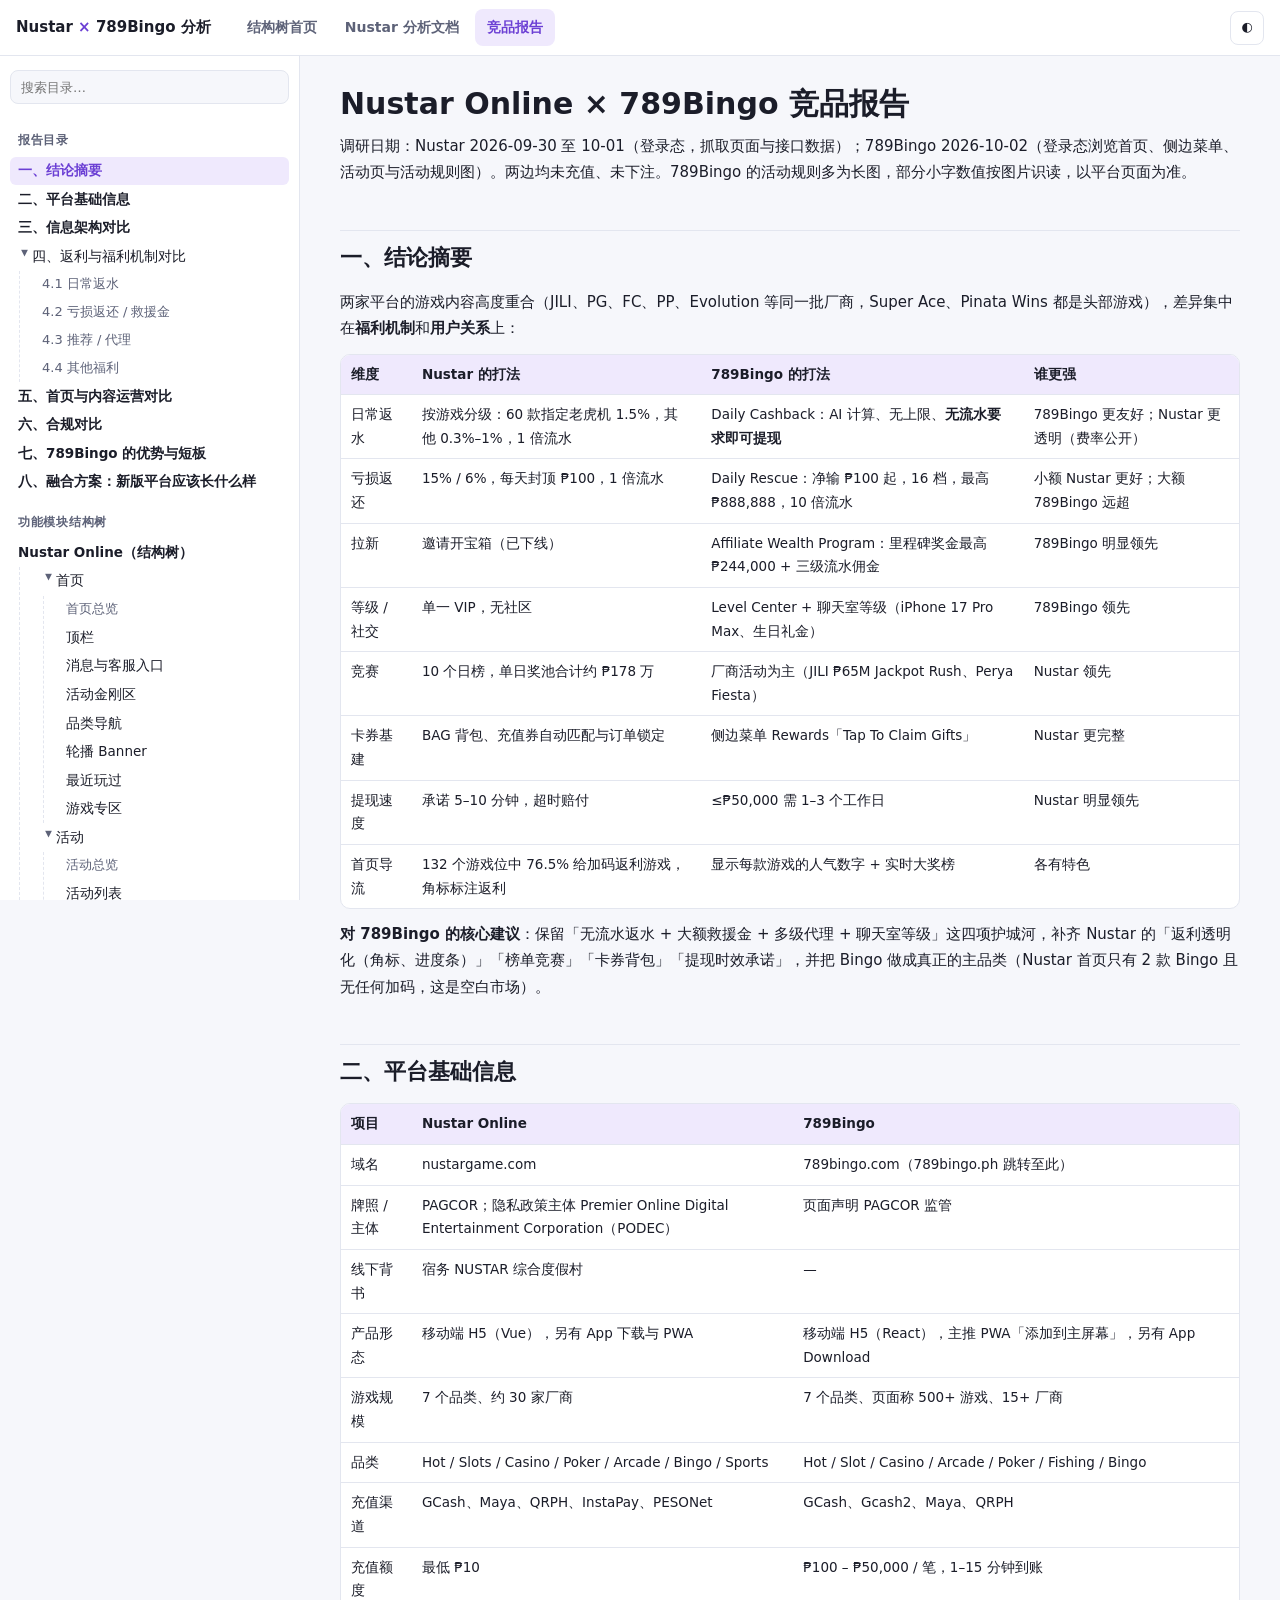
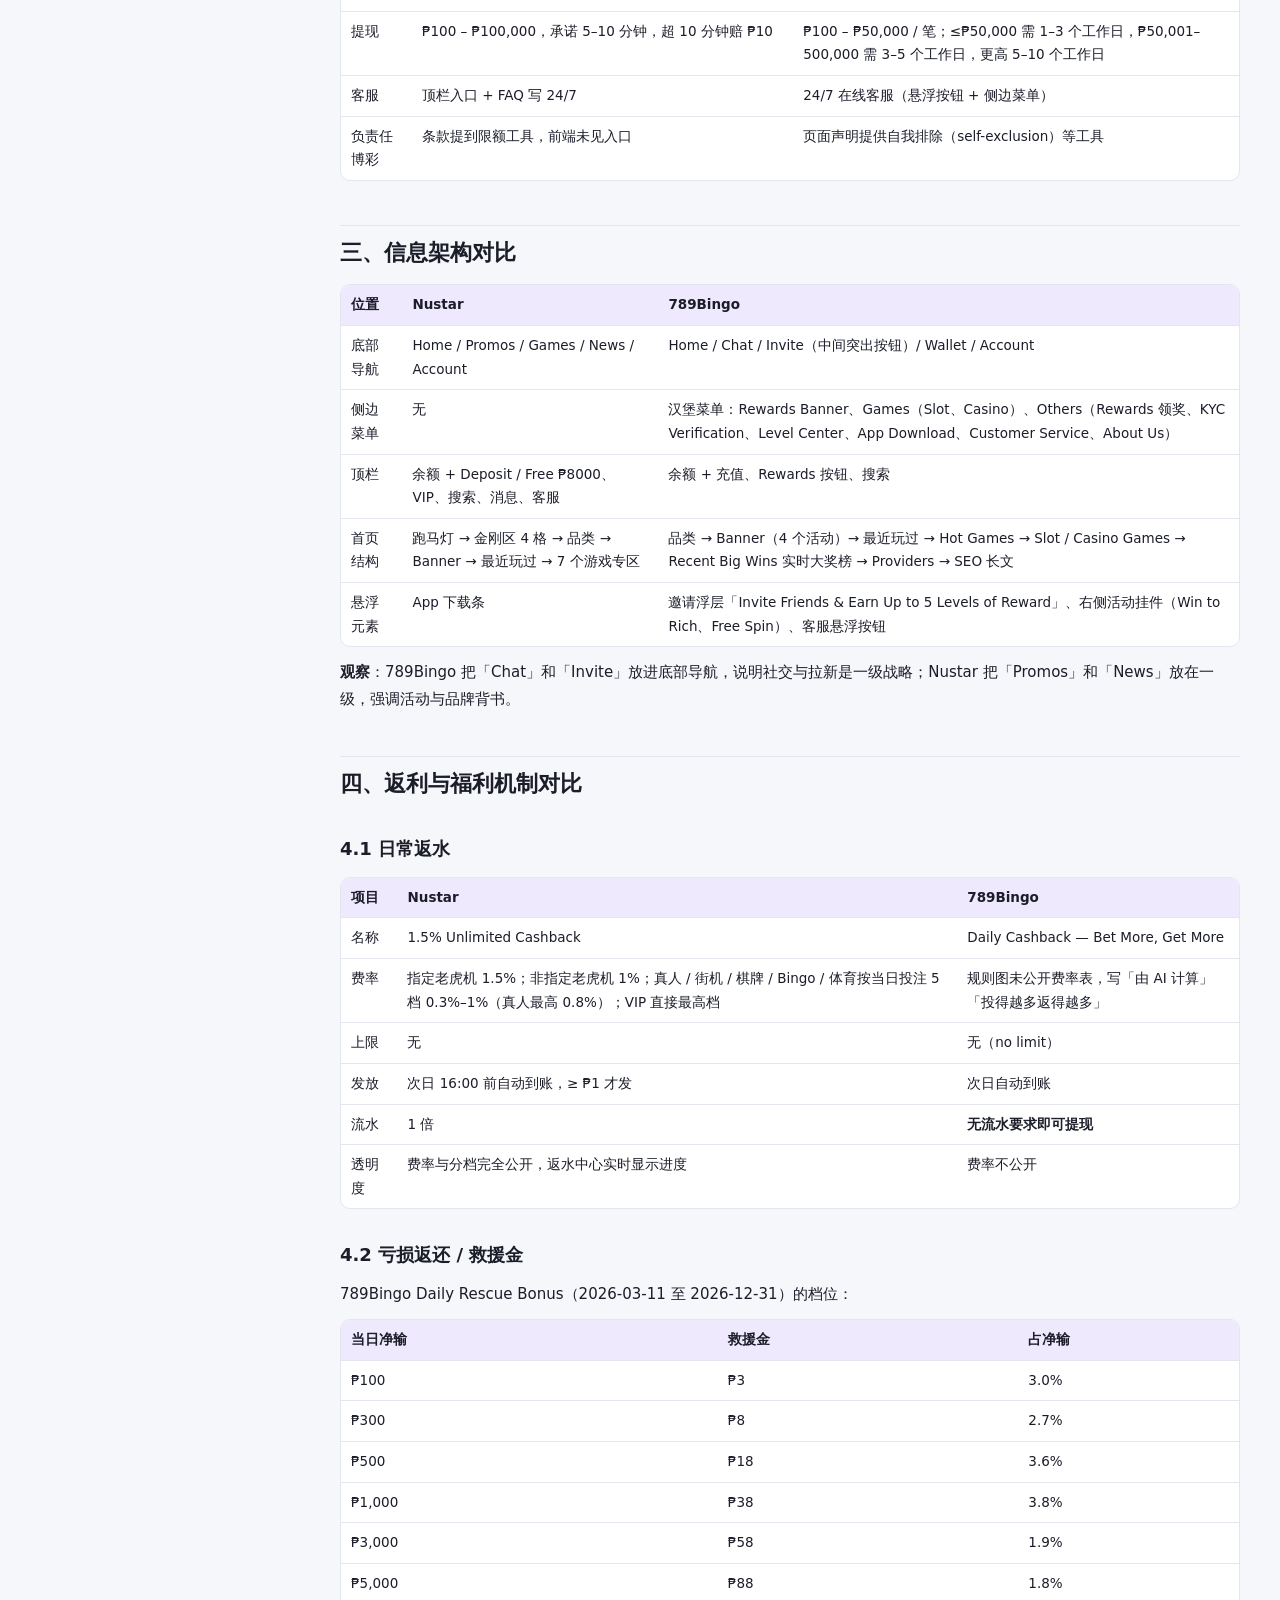
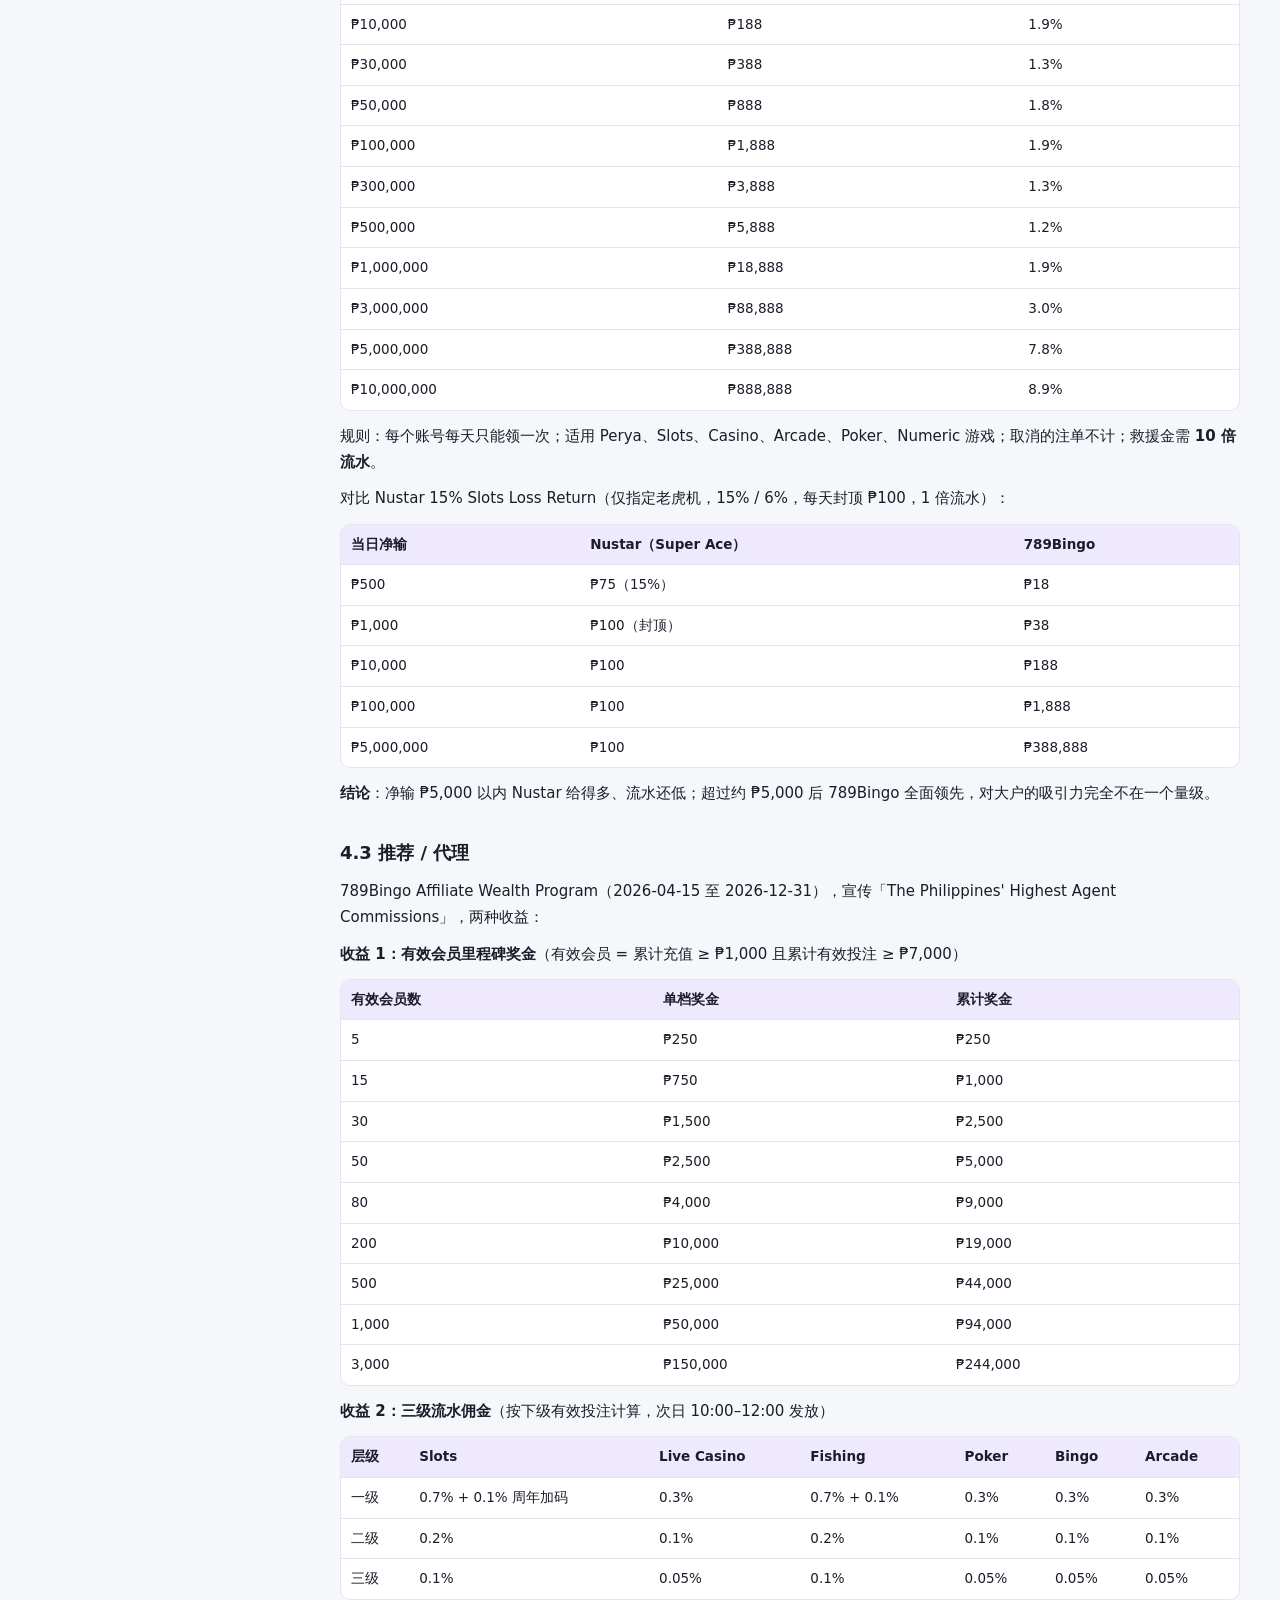
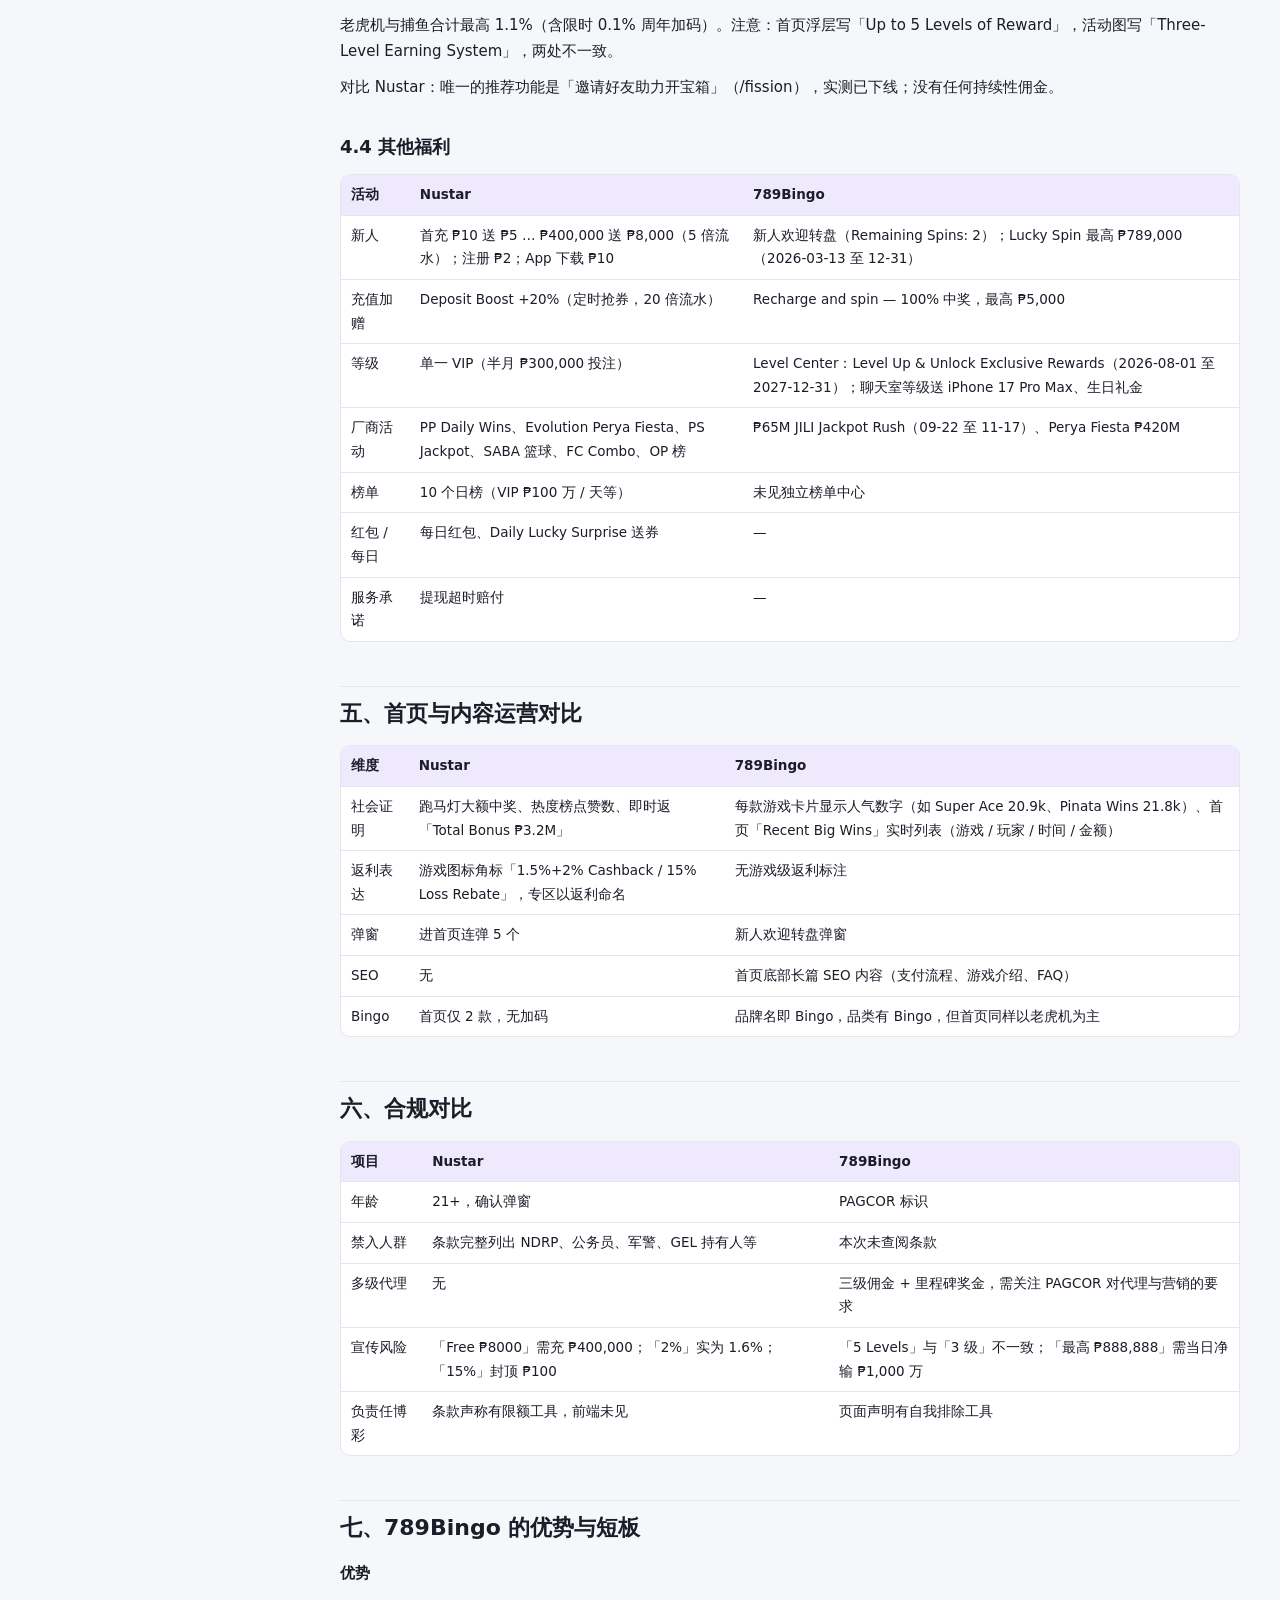
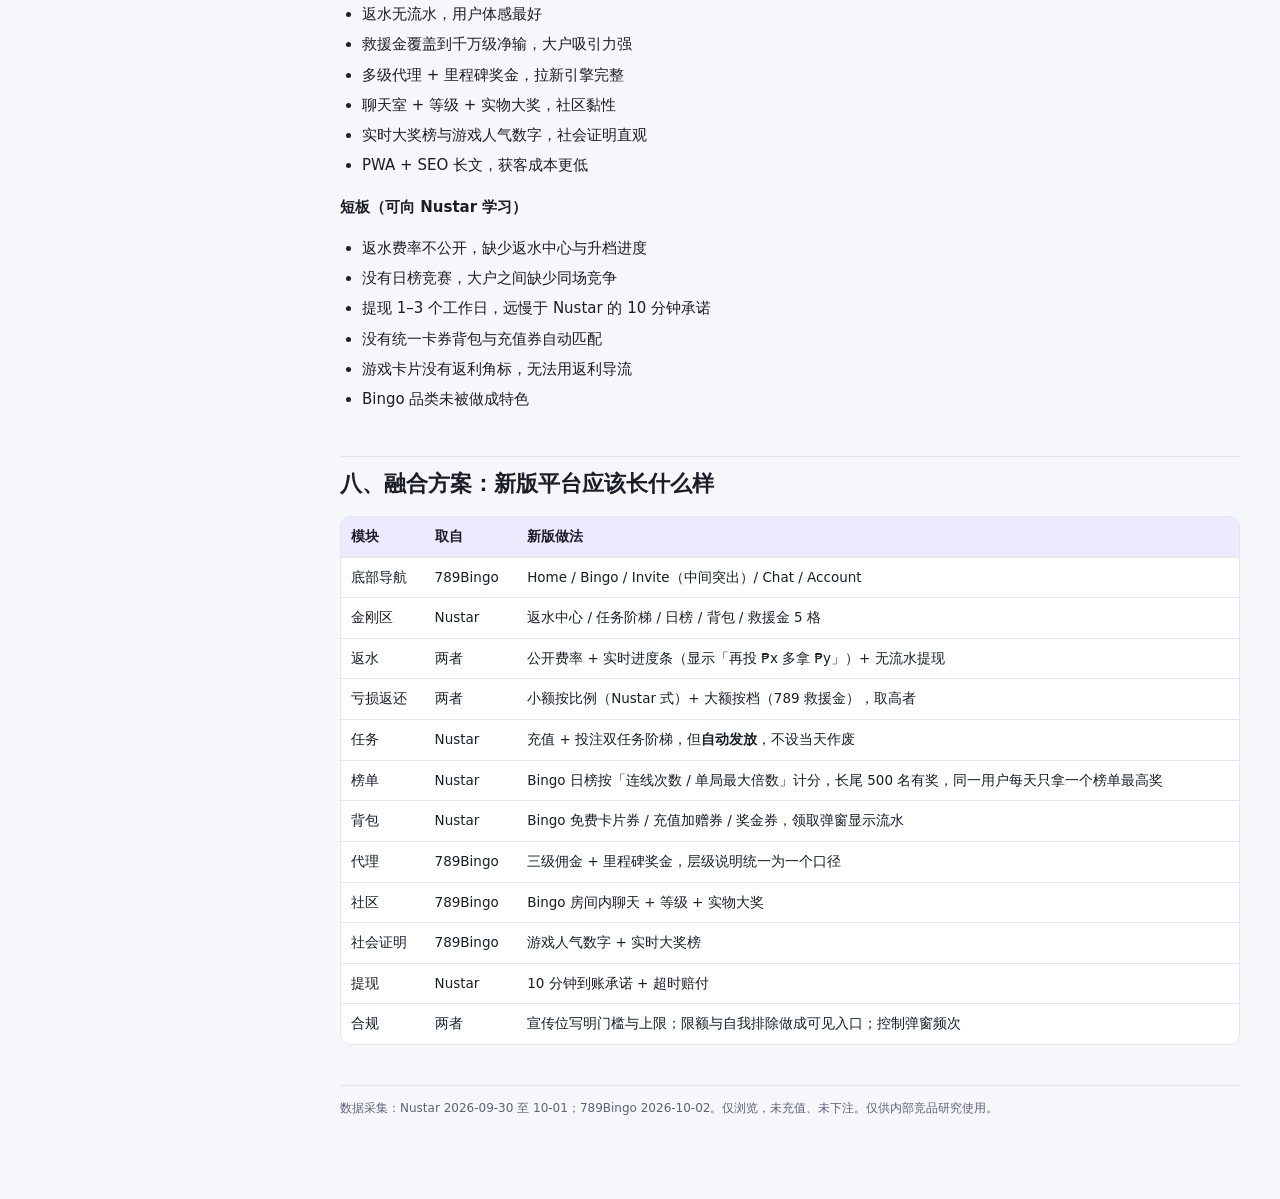
<file: competitor.html>
<!doctype html>
<html lang="zh-CN"><head><meta charset="utf-8"><meta name="viewport" content="width=device-width,initial-scale=1">
<title>Nustar × 789Bingo 竞品报告</title><link rel="stylesheet" href="assets/style.css"></head>
<body>
<header class="topbar"><button class="iconbtn" id="menuBtn" aria-label="目录">☰</button>
<a class="brand" href="index.html">Nustar <span>×</span> 789Bingo 分析</a><nav><a href="index.html" class="">结构树首页</a><a href="analysis.html" class="">Nustar 分析文档</a><a href="competitor.html" class="on">竞品报告</a></nav><span class="sp"></span>
<button class="iconbtn" id="themeBtn" title="切换深浅色">◐</button></header>
<div class="wrap"><aside class="side" id="side"><input class="search" id="q" placeholder="搜索目录…">
<h4>报告目录</h4><ul class="tree"><li class="l1"><a href="competitor.html#一结论摘要">一、结论摘要</a></li><li class="l1"><a href="competitor.html#二平台基础信息">二、平台基础信息</a></li><li class="l1"><a href="competitor.html#三信息架构对比">三、信息架构对比</a></li><li class="l1"><details><summary><span class="lbl"><a href="competitor.html#四返利与福利机制对比" style="display:inline;padding:0">四、返利与福利机制对比</a></span></summary><ul><li class="sub"><a href="competitor.html#41-日常返水">4.1 日常返水</a></li><li class="sub"><a href="competitor.html#42-亏损返还-救援金">4.2 亏损返还 / 救援金</a></li><li class="sub"><a href="competitor.html#43-推荐-代理">4.3 推荐 / 代理</a></li><li class="sub"><a href="competitor.html#44-其他福利">4.4 其他福利</a></li></ul></details></li><li class="l1"><a href="competitor.html#五首页与内容运营对比">五、首页与内容运营对比</a></li><li class="l1"><a href="competitor.html#六合规对比">六、合规对比</a></li><li class="l1"><a href="competitor.html#七789bingo-的优势与短板">七、789Bingo 的优势与短板</a></li><li class="l1"><a href="competitor.html#八融合方案新版平台应该长什么样">八、融合方案：新版平台应该长什么样</a></li></ul><h4>功能模块结构树</h4><ul class="tree"><li class="l1"><a href="index.html">Nustar Online（结构树）</a><ul><li class="l1"><details open><summary><span class="lbl">首页</span></summary><ul><li class="sub"><a href="analysis.html#二首页">首页总览</a></li><li><a href="analysis.html#81-首页" title="余额·充值·VIP·搜索">顶栏</a></li><li><a href="analysis.html#81-首页" title="铃铛未读·在线客服">消息与客服入口</a></li><li><a href="analysis.html#122-金刚区总览" title="返水·即时返·榜单·BAG">活动金刚区</a></li><li><a href="analysis.html#81-首页" title="7 个品类">品类导航</a></li><li><a href="analysis.html#81-首页" title="按页面与渠道投放">轮播 Banner</a></li><li><a href="analysis.html#81-首页" title="横滑回访">最近玩过</a></li><li><a href="analysis.html#128-首页深度分析不同游戏的返利机制10-01-抓取" title="推荐·返水区·新品·热门">游戏专区</a></li></ul></details></li><li class="l1"><details open><summary><span class="lbl">活动</span></summary><ul><li class="sub"><a href="analysis.html#四活动体系">活动总览</a></li><li><a href="analysis.html#四活动体系" title="21 个 Banner">活动列表</a></li><li><a href="analysis.html#83-活动中心" title="主图 + 规则长图">图文详情页</a></li><li><a href="analysis.html#123a-返水中心专项真实数据拆解2026-10-01-抓取" title="今日/昨日·分档进度">返水中心</a></li><li><a href="analysis.html#124a-即时返专项真实数据拆解2026-10-01-抓取" title="按档手动领·当天失效">即时返领取</a></li><li><a href="analysis.html#125a-榜单中心专项真实榜单数据拆解2026-10-01-抓取" title="10 个日榜">榜单中心</a></li><li><a href="analysis.html#103-每日红包daily-ang-pao-rush" title="每天 2–3 场">每日红包</a></li><li><a href="analysis.html#126a-bag-专项真实数据拆解2026-10-01-抓取" title="旋转券·充值券·奖金券">BAG 背包</a></li><li><a href="analysis.html#108-用户推荐奖励邀请裂变bonus-chest-助力开宝箱" title="转盘·签到·裂变">储备活动</a></li></ul></details></li><li class="l1"><details open><summary><span class="lbl">游戏</span></summary><ul><li class="sub"><a href="analysis.html#三游戏大厅">游戏总览</a></li><li><a href="analysis.html#三游戏大厅" title="返水合集·Casino 1%">活动合集 Tab</a></li><li><a href="analysis.html#三游戏大厅" title="Hot 至 Sports 共 7 类">品类 Tab</a></li><li><a href="analysis.html#三游戏大厅" title="约 30 家·可隐藏">厂商筛选</a></li><li><a href="analysis.html#82-游戏" title="卡片 ♥">收藏</a></li><li><a href="analysis.html#82-游戏" title="Top 10 按点赞">搜索与热度榜</a></li><li><a href="analysis.html#82-游戏" title="内嵌 webview">游戏启动</a></li></ul></details></li><li class="l1"><details open><summary><span class="lbl">资讯与消息</span></summary><ul><li class="sub"><a href="analysis.html#七消息与资讯">资讯与消息总览</a></li><li><a href="analysis.html#七消息与资讯" title="4 类标签·倒序">资讯 News</a></li><li><a href="analysis.html#七消息与资讯" title="注册 ₱2 等通知">站内信 Inbox</a></li><li><a href="analysis.html#十一平台规则与合规分析" title="使用条款·隐私政策">协议</a></li><li><a href="analysis.html#119-合规与文案风险点" title="充提·游戏指南">FAQ</a></li></ul></details></li><li class="l1"><details open><summary><span class="lbl">账户</span></summary><ul><li class="sub"><a href="analysis.html#六账户安全中心与-vip">账户总览</a></li><li><a href="analysis.html#六账户安全中心与-vip" title="头像·昵称·ID">个人信息</a></li><li><a href="analysis.html#95-vip-返水与额外加成" title="单一等级·半月升降">VIP</a></li><li><a href="analysis.html#五充值与提现" title="电子钱包 3·银行 2">充值</a></li><li><a href="analysis.html#115-提现规则" title="绑账户·密码校验">提现</a></li><li><a href="analysis.html#84-账户与钱包" title="新增·编辑·上限">提现账户</a></li><li><a href="analysis.html#84-账户与钱包" title="全部·充·提·奖励">交易记录</a></li><li><a href="analysis.html#84-账户与钱包" title="最近 7 天·按厂商">投注记录</a></li><li><a href="analysis.html#六账户安全中心与-vip" title="手机·密码·Google">安全中心</a></li><li><a href="analysis.html#113-kyc-实名认证" title="简易表·完整表">KYC 认证</a></li></ul></details></li></ul></li></ul><h4>站点</h4><ul class="tree"><li class="l1"><a href="index.html">结构树首页</a></li><li class="l1"><a href="analysis.html">Nustar 分析文档</a></li><li class="l1"><a href="competitor.html">竞品报告</a></li></ul></aside>
<main class="main"><div class="doc"><h1 id="nustar-online-789bingo-竞品报告">Nustar Online × 789Bingo 竞品报告</h1>
<p>调研日期：Nustar 2026-09-30 至 10-01（登录态，抓取页面与接口数据）；789Bingo 2026-10-02（登录态浏览首页、侧边菜单、活动页与活动规则图）。两边均未充值、未下注。789Bingo 的活动规则多为长图，部分小字数值按图片识读，以平台页面为准。</p>
<h2 id="一结论摘要">一、结论摘要</h2>
<p>两家平台的游戏内容高度重合（JILI、PG、FC、PP、Evolution 等同一批厂商，Super Ace、Pinata Wins 都是头部游戏），差异集中在<strong>福利机制</strong>和<strong>用户关系</strong>上：</p>
<div class="tablewrap"><table>
<thead>
<tr>
<th>维度</th>
<th>Nustar 的打法</th>
<th>789Bingo 的打法</th>
<th>谁更强</th>
</tr>
</thead>
<tbody>
<tr>
<td>日常返水</td>
<td>按游戏分级：60 款指定老虎机 1.5%，其他 0.3%–1%，1 倍流水</td>
<td>Daily Cashback：AI 计算、无上限、<strong>无流水要求即可提现</strong></td>
<td>789Bingo 更友好；Nustar 更透明（费率公开）</td>
</tr>
<tr>
<td>亏损返还</td>
<td>15% / 6%，每天封顶 ₱100，1 倍流水</td>
<td>Daily Rescue：净输 ₱100 起，16 档，最高 ₱888,888，10 倍流水</td>
<td>小额 Nustar 更好；大额 789Bingo 远超</td>
</tr>
<tr>
<td>拉新</td>
<td>邀请开宝箱（已下线）</td>
<td>Affiliate Wealth Program：里程碑奖金最高 ₱244,000 + 三级流水佣金</td>
<td>789Bingo 明显领先</td>
</tr>
<tr>
<td>等级 / 社交</td>
<td>单一 VIP，无社区</td>
<td>Level Center + 聊天室等级（iPhone 17 Pro Max、生日礼金）</td>
<td>789Bingo 领先</td>
</tr>
<tr>
<td>竞赛</td>
<td>10 个日榜，单日奖池合计约 ₱178 万</td>
<td>厂商活动为主（JILI ₱65M Jackpot Rush、Perya Fiesta）</td>
<td>Nustar 领先</td>
</tr>
<tr>
<td>卡券基建</td>
<td>BAG 背包、充值券自动匹配与订单锁定</td>
<td>侧边菜单 Rewards「Tap To Claim Gifts」</td>
<td>Nustar 更完整</td>
</tr>
<tr>
<td>提现速度</td>
<td>承诺 5–10 分钟，超时赔付</td>
<td>≤₱50,000 需 1–3 个工作日</td>
<td>Nustar 明显领先</td>
</tr>
<tr>
<td>首页导流</td>
<td>132 个游戏位中 76.5% 给加码返利游戏，角标标注返利</td>
<td>显示每款游戏的人气数字 + 实时大奖榜</td>
<td>各有特色</td>
</tr>
</tbody>
</table></div>
<p><strong>对 789Bingo 的核心建议</strong>：保留「无流水返水 + 大额救援金 + 多级代理 + 聊天室等级」这四项护城河，补齐 Nustar 的「返利透明化（角标、进度条）」「榜单竞赛」「卡券背包」「提现时效承诺」，并把 Bingo 做成真正的主品类（Nustar 首页只有 2 款 Bingo 且无任何加码，这是空白市场）。</p>
<h2 id="二平台基础信息">二、平台基础信息</h2>
<div class="tablewrap"><table>
<thead>
<tr>
<th>项目</th>
<th>Nustar Online</th>
<th>789Bingo</th>
</tr>
</thead>
<tbody>
<tr>
<td>域名</td>
<td>nustargame.com</td>
<td>789bingo.com（789bingo.ph 跳转至此）</td>
</tr>
<tr>
<td>牌照 / 主体</td>
<td>PAGCOR；隐私政策主体 Premier Online Digital Entertainment Corporation（PODEC）</td>
<td>页面声明 PAGCOR 监管</td>
</tr>
<tr>
<td>线下背书</td>
<td>宿务 NUSTAR 综合度假村</td>
<td>—</td>
</tr>
<tr>
<td>产品形态</td>
<td>移动端 H5（Vue），另有 App 下载与 PWA</td>
<td>移动端 H5（React），主推 PWA「添加到主屏幕」，另有 App Download</td>
</tr>
<tr>
<td>游戏规模</td>
<td>7 个品类、约 30 家厂商</td>
<td>7 个品类、页面称 500+ 游戏、15+ 厂商</td>
</tr>
<tr>
<td>品类</td>
<td>Hot / Slots / Casino / Poker / Arcade / Bingo / Sports</td>
<td>Hot / Slot / Casino / Arcade / Poker / Fishing / Bingo</td>
</tr>
<tr>
<td>充值渠道</td>
<td>GCash、Maya、QRPH、InstaPay、PESONet</td>
<td>GCash、Gcash2、Maya、QRPH</td>
</tr>
<tr>
<td>充值额度</td>
<td>最低 ₱10</td>
<td>₱100 – ₱50,000 / 笔，1–15 分钟到账</td>
</tr>
<tr>
<td>提现</td>
<td>₱100 – ₱100,000，承诺 5–10 分钟，超 10 分钟赔 ₱10</td>
<td>₱100 – ₱50,000 / 笔；≤₱50,000 需 1–3 个工作日，₱50,001–500,000 需 3–5 个工作日，更高 5–10 个工作日</td>
</tr>
<tr>
<td>客服</td>
<td>顶栏入口 + FAQ 写 24/7</td>
<td>24/7 在线客服（悬浮按钮 + 侧边菜单）</td>
</tr>
<tr>
<td>负责任博彩</td>
<td>条款提到限额工具，前端未见入口</td>
<td>页面声明提供自我排除（self-exclusion）等工具</td>
</tr>
</tbody>
</table></div>
<h2 id="三信息架构对比">三、信息架构对比</h2>
<div class="tablewrap"><table>
<thead>
<tr>
<th>位置</th>
<th>Nustar</th>
<th>789Bingo</th>
</tr>
</thead>
<tbody>
<tr>
<td>底部导航</td>
<td>Home / Promos / Games / News / Account</td>
<td>Home / Chat / Invite（中间突出按钮）/ Wallet / Account</td>
</tr>
<tr>
<td>侧边菜单</td>
<td>无</td>
<td>汉堡菜单：Rewards Banner、Games（Slot、Casino）、Others（Rewards 领奖、KYC Verification、Level Center、App Download、Customer Service、About Us）</td>
</tr>
<tr>
<td>顶栏</td>
<td>余额 + Deposit / Free ₱8000、VIP、搜索、消息、客服</td>
<td>余额 + 充值、Rewards 按钮、搜索</td>
</tr>
<tr>
<td>首页结构</td>
<td>跑马灯 → 金刚区 4 格 → 品类 → Banner → 最近玩过 → 7 个游戏专区</td>
<td>品类 → Banner（4 个活动）→ 最近玩过 → Hot Games → Slot / Casino Games → Recent Big Wins 实时大奖榜 → Providers → SEO 长文</td>
</tr>
<tr>
<td>悬浮元素</td>
<td>App 下载条</td>
<td>邀请浮层「Invite Friends &amp; Earn Up to 5 Levels of Reward」、右侧活动挂件（Win to Rich、Free Spin）、客服悬浮按钮</td>
</tr>
</tbody>
</table></div>
<p><strong>观察</strong>：789Bingo 把「Chat」和「Invite」放进底部导航，说明社交与拉新是一级战略；Nustar 把「Promos」和「News」放在一级，强调活动与品牌背书。</p>
<h2 id="四返利与福利机制对比">四、返利与福利机制对比</h2>
<h3 id="41-日常返水">4.1 日常返水</h3>
<div class="tablewrap"><table>
<thead>
<tr>
<th>项目</th>
<th>Nustar</th>
<th>789Bingo</th>
</tr>
</thead>
<tbody>
<tr>
<td>名称</td>
<td>1.5% Unlimited Cashback</td>
<td>Daily Cashback — Bet More, Get More</td>
</tr>
<tr>
<td>费率</td>
<td>指定老虎机 1.5%；非指定老虎机 1%；真人 / 街机 / 棋牌 / Bingo / 体育按当日投注 5 档 0.3%–1%（真人最高 0.8%）；VIP 直接最高档</td>
<td>规则图未公开费率表，写「由 AI 计算」「投得越多返得越多」</td>
</tr>
<tr>
<td>上限</td>
<td>无</td>
<td>无（no limit）</td>
</tr>
<tr>
<td>发放</td>
<td>次日 16:00 前自动到账，≥ ₱1 才发</td>
<td>次日自动到账</td>
</tr>
<tr>
<td>流水</td>
<td>1 倍</td>
<td><strong>无流水要求即可提现</strong></td>
</tr>
<tr>
<td>透明度</td>
<td>费率与分档完全公开，返水中心实时显示进度</td>
<td>费率不公开</td>
</tr>
</tbody>
</table></div>
<h3 id="42-亏损返还-救援金">4.2 亏损返还 / 救援金</h3>
<p>789Bingo Daily Rescue Bonus（2026-03-11 至 2026-12-31）的档位：</p>
<div class="tablewrap"><table>
<thead>
<tr>
<th>当日净输</th>
<th>救援金</th>
<th>占净输</th>
</tr>
</thead>
<tbody>
<tr>
<td>₱100</td>
<td>₱3</td>
<td>3.0%</td>
</tr>
<tr>
<td>₱300</td>
<td>₱8</td>
<td>2.7%</td>
</tr>
<tr>
<td>₱500</td>
<td>₱18</td>
<td>3.6%</td>
</tr>
<tr>
<td>₱1,000</td>
<td>₱38</td>
<td>3.8%</td>
</tr>
<tr>
<td>₱3,000</td>
<td>₱58</td>
<td>1.9%</td>
</tr>
<tr>
<td>₱5,000</td>
<td>₱88</td>
<td>1.8%</td>
</tr>
<tr>
<td>₱10,000</td>
<td>₱188</td>
<td>1.9%</td>
</tr>
<tr>
<td>₱30,000</td>
<td>₱388</td>
<td>1.3%</td>
</tr>
<tr>
<td>₱50,000</td>
<td>₱888</td>
<td>1.8%</td>
</tr>
<tr>
<td>₱100,000</td>
<td>₱1,888</td>
<td>1.9%</td>
</tr>
<tr>
<td>₱300,000</td>
<td>₱3,888</td>
<td>1.3%</td>
</tr>
<tr>
<td>₱500,000</td>
<td>₱5,888</td>
<td>1.2%</td>
</tr>
<tr>
<td>₱1,000,000</td>
<td>₱18,888</td>
<td>1.9%</td>
</tr>
<tr>
<td>₱3,000,000</td>
<td>₱88,888</td>
<td>3.0%</td>
</tr>
<tr>
<td>₱5,000,000</td>
<td>₱388,888</td>
<td>7.8%</td>
</tr>
<tr>
<td>₱10,000,000</td>
<td>₱888,888</td>
<td>8.9%</td>
</tr>
</tbody>
</table></div>
<p>规则：每个账号每天只能领一次；适用 Perya、Slots、Casino、Arcade、Poker、Numeric 游戏；取消的注单不计；救援金需 <strong>10 倍流水</strong>。</p>
<p>对比 Nustar 15% Slots Loss Return（仅指定老虎机，15% / 6%，每天封顶 ₱100，1 倍流水）：</p>
<div class="tablewrap"><table>
<thead>
<tr>
<th>当日净输</th>
<th>Nustar（Super Ace）</th>
<th>789Bingo</th>
</tr>
</thead>
<tbody>
<tr>
<td>₱500</td>
<td>₱75（15%）</td>
<td>₱18</td>
</tr>
<tr>
<td>₱1,000</td>
<td>₱100（封顶）</td>
<td>₱38</td>
</tr>
<tr>
<td>₱10,000</td>
<td>₱100</td>
<td>₱188</td>
</tr>
<tr>
<td>₱100,000</td>
<td>₱100</td>
<td>₱1,888</td>
</tr>
<tr>
<td>₱5,000,000</td>
<td>₱100</td>
<td>₱388,888</td>
</tr>
</tbody>
</table></div>
<p><strong>结论</strong>：净输 ₱5,000 以内 Nustar 给得多、流水还低；超过约 ₱5,000 后 789Bingo 全面领先，对大户的吸引力完全不在一个量级。</p>
<h3 id="43-推荐-代理">4.3 推荐 / 代理</h3>
<p>789Bingo Affiliate Wealth Program（2026-04-15 至 2026-12-31），宣传「The Philippines' Highest Agent Commissions」，两种收益：</p>
<p><strong>收益 1：有效会员里程碑奖金</strong>（有效会员 = 累计充值 ≥ ₱1,000 且累计有效投注 ≥ ₱7,000）</p>
<div class="tablewrap"><table>
<thead>
<tr>
<th>有效会员数</th>
<th>单档奖金</th>
<th>累计奖金</th>
</tr>
</thead>
<tbody>
<tr>
<td>5</td>
<td>₱250</td>
<td>₱250</td>
</tr>
<tr>
<td>15</td>
<td>₱750</td>
<td>₱1,000</td>
</tr>
<tr>
<td>30</td>
<td>₱1,500</td>
<td>₱2,500</td>
</tr>
<tr>
<td>50</td>
<td>₱2,500</td>
<td>₱5,000</td>
</tr>
<tr>
<td>80</td>
<td>₱4,000</td>
<td>₱9,000</td>
</tr>
<tr>
<td>200</td>
<td>₱10,000</td>
<td>₱19,000</td>
</tr>
<tr>
<td>500</td>
<td>₱25,000</td>
<td>₱44,000</td>
</tr>
<tr>
<td>1,000</td>
<td>₱50,000</td>
<td>₱94,000</td>
</tr>
<tr>
<td>3,000</td>
<td>₱150,000</td>
<td>₱244,000</td>
</tr>
</tbody>
</table></div>
<p><strong>收益 2：三级流水佣金</strong>（按下级有效投注计算，次日 10:00–12:00 发放）</p>
<div class="tablewrap"><table>
<thead>
<tr>
<th>层级</th>
<th>Slots</th>
<th>Live Casino</th>
<th>Fishing</th>
<th>Poker</th>
<th>Bingo</th>
<th>Arcade</th>
</tr>
</thead>
<tbody>
<tr>
<td>一级</td>
<td>0.7% + 0.1% 周年加码</td>
<td>0.3%</td>
<td>0.7% + 0.1%</td>
<td>0.3%</td>
<td>0.3%</td>
<td>0.3%</td>
</tr>
<tr>
<td>二级</td>
<td>0.2%</td>
<td>0.1%</td>
<td>0.2%</td>
<td>0.1%</td>
<td>0.1%</td>
<td>0.1%</td>
</tr>
<tr>
<td>三级</td>
<td>0.1%</td>
<td>0.05%</td>
<td>0.1%</td>
<td>0.05%</td>
<td>0.05%</td>
<td>0.05%</td>
</tr>
</tbody>
</table></div>
<p>老虎机与捕鱼合计最高 1.1%（含限时 0.1% 周年加码）。注意：首页浮层写「Up to 5 Levels of Reward」，活动图写「Three-Level Earning System」，两处不一致。</p>
<p>对比 Nustar：唯一的推荐功能是「邀请好友助力开宝箱」（/fission），实测已下线；没有任何持续性佣金。</p>
<h3 id="44-其他福利">4.4 其他福利</h3>
<div class="tablewrap"><table>
<thead>
<tr>
<th>活动</th>
<th>Nustar</th>
<th>789Bingo</th>
</tr>
</thead>
<tbody>
<tr>
<td>新人</td>
<td>首充 ₱10 送 ₱5 … ₱400,000 送 ₱8,000（5 倍流水）；注册 ₱2；App 下载 ₱10</td>
<td>新人欢迎转盘（Remaining Spins: 2）；Lucky Spin 最高 ₱789,000（2026-03-13 至 12-31）</td>
</tr>
<tr>
<td>充值加赠</td>
<td>Deposit Boost +20%（定时抢券，20 倍流水）</td>
<td>Recharge and spin — 100% 中奖，最高 ₱5,000</td>
</tr>
<tr>
<td>等级</td>
<td>单一 VIP（半月 ₱300,000 投注）</td>
<td>Level Center：Level Up &amp; Unlock Exclusive Rewards（2026-08-01 至 2027-12-31）；聊天室等级送 iPhone 17 Pro Max、生日礼金</td>
</tr>
<tr>
<td>厂商活动</td>
<td>PP Daily Wins、Evolution Perya Fiesta、PS Jackpot、SABA 篮球、FC Combo、OP 榜</td>
<td>₱65M JILI Jackpot Rush（09-22 至 11-17）、Perya Fiesta ₱420M</td>
</tr>
<tr>
<td>榜单</td>
<td>10 个日榜（VIP ₱100 万 / 天等）</td>
<td>未见独立榜单中心</td>
</tr>
<tr>
<td>红包 / 每日</td>
<td>每日红包、Daily Lucky Surprise 送券</td>
<td>—</td>
</tr>
<tr>
<td>服务承诺</td>
<td>提现超时赔付</td>
<td>—</td>
</tr>
</tbody>
</table></div>
<h2 id="五首页与内容运营对比">五、首页与内容运营对比</h2>
<div class="tablewrap"><table>
<thead>
<tr>
<th>维度</th>
<th>Nustar</th>
<th>789Bingo</th>
</tr>
</thead>
<tbody>
<tr>
<td>社会证明</td>
<td>跑马灯大额中奖、热度榜点赞数、即时返「Total Bonus ₱3.2M」</td>
<td>每款游戏卡片显示人气数字（如 Super Ace 20.9k、Pinata Wins 21.8k）、首页「Recent Big Wins」实时列表（游戏 / 玩家 / 时间 / 金额）</td>
</tr>
<tr>
<td>返利表达</td>
<td>游戏图标角标「1.5%+2% Cashback / 15% Loss Rebate」，专区以返利命名</td>
<td>无游戏级返利标注</td>
</tr>
<tr>
<td>弹窗</td>
<td>进首页连弹 5 个</td>
<td>新人欢迎转盘弹窗</td>
</tr>
<tr>
<td>SEO</td>
<td>无</td>
<td>首页底部长篇 SEO 内容（支付流程、游戏介绍、FAQ）</td>
</tr>
<tr>
<td>Bingo</td>
<td>首页仅 2 款，无加码</td>
<td>品牌名即 Bingo，品类有 Bingo，但首页同样以老虎机为主</td>
</tr>
</tbody>
</table></div>
<h2 id="六合规对比">六、合规对比</h2>
<div class="tablewrap"><table>
<thead>
<tr>
<th>项目</th>
<th>Nustar</th>
<th>789Bingo</th>
</tr>
</thead>
<tbody>
<tr>
<td>年龄</td>
<td>21+，确认弹窗</td>
<td>PAGCOR 标识</td>
</tr>
<tr>
<td>禁入人群</td>
<td>条款完整列出 NDRP、公务员、军警、GEL 持有人等</td>
<td>本次未查阅条款</td>
</tr>
<tr>
<td>多级代理</td>
<td>无</td>
<td>三级佣金 + 里程碑奖金，需关注 PAGCOR 对代理与营销的要求</td>
</tr>
<tr>
<td>宣传风险</td>
<td>「Free ₱8000」需充 ₱400,000；「2%」实为 1.6%；「15%」封顶 ₱100</td>
<td>「5 Levels」与「3 级」不一致；「最高 ₱888,888」需当日净输 ₱1,000 万</td>
</tr>
<tr>
<td>负责任博彩</td>
<td>条款声称有限额工具，前端未见</td>
<td>页面声明有自我排除工具</td>
</tr>
</tbody>
</table></div>
<h2 id="七789bingo-的优势与短板">七、789Bingo 的优势与短板</h2>
<p><strong>优势</strong></p>
<ul>
<li>返水无流水，用户体感最好</li>
<li>救援金覆盖到千万级净输，大户吸引力强</li>
<li>多级代理 + 里程碑奖金，拉新引擎完整</li>
<li>聊天室 + 等级 + 实物大奖，社区黏性</li>
<li>实时大奖榜与游戏人气数字，社会证明直观</li>
<li>PWA + SEO 长文，获客成本更低</li>
</ul>
<p><strong>短板（可向 Nustar 学习）</strong></p>
<ul>
<li>返水费率不公开，缺少返水中心与升档进度</li>
<li>没有日榜竞赛，大户之间缺少同场竞争</li>
<li>提现 1–3 个工作日，远慢于 Nustar 的 10 分钟承诺</li>
<li>没有统一卡券背包与充值券自动匹配</li>
<li>游戏卡片没有返利角标，无法用返利导流</li>
<li>Bingo 品类未被做成特色</li>
</ul>
<h2 id="八融合方案新版平台应该长什么样">八、融合方案：新版平台应该长什么样</h2>
<div class="tablewrap"><table>
<thead>
<tr>
<th>模块</th>
<th>取自</th>
<th>新版做法</th>
</tr>
</thead>
<tbody>
<tr>
<td>底部导航</td>
<td>789Bingo</td>
<td>Home / Bingo / Invite（中间突出）/ Chat / Account</td>
</tr>
<tr>
<td>金刚区</td>
<td>Nustar</td>
<td>返水中心 / 任务阶梯 / 日榜 / 背包 / 救援金 5 格</td>
</tr>
<tr>
<td>返水</td>
<td>两者</td>
<td>公开费率 + 实时进度条（显示「再投 ₱x 多拿 ₱y」）+ 无流水提现</td>
</tr>
<tr>
<td>亏损返还</td>
<td>两者</td>
<td>小额按比例（Nustar 式）+ 大额按档（789 救援金），取高者</td>
</tr>
<tr>
<td>任务</td>
<td>Nustar</td>
<td>充值 + 投注双任务阶梯，但<strong>自动发放</strong>，不设当天作废</td>
</tr>
<tr>
<td>榜单</td>
<td>Nustar</td>
<td>Bingo 日榜按「连线次数 / 单局最大倍数」计分，长尾 500 名有奖，同一用户每天只拿一个榜单最高奖</td>
</tr>
<tr>
<td>背包</td>
<td>Nustar</td>
<td>Bingo 免费卡片券 / 充值加赠券 / 奖金券，领取弹窗显示流水</td>
</tr>
<tr>
<td>代理</td>
<td>789Bingo</td>
<td>三级佣金 + 里程碑奖金，层级说明统一为一个口径</td>
</tr>
<tr>
<td>社区</td>
<td>789Bingo</td>
<td>Bingo 房间内聊天 + 等级 + 实物大奖</td>
</tr>
<tr>
<td>社会证明</td>
<td>789Bingo</td>
<td>游戏人气数字 + 实时大奖榜</td>
</tr>
<tr>
<td>提现</td>
<td>Nustar</td>
<td>10 分钟到账承诺 + 超时赔付</td>
</tr>
<tr>
<td>合规</td>
<td>两者</td>
<td>宣传位写明门槛与上限；限额与自我排除做成可见入口；控制弹窗频次</td>
</tr>
</tbody>
</table></div>
<div class="foot">数据采集：Nustar 2026-09-30 至 10-01；789Bingo 2026-10-02。仅浏览，未充值、未下注。仅供内部竞品研究使用。</div></div></main></div>
<script src="assets/app.js"></script></body></html>
</file>
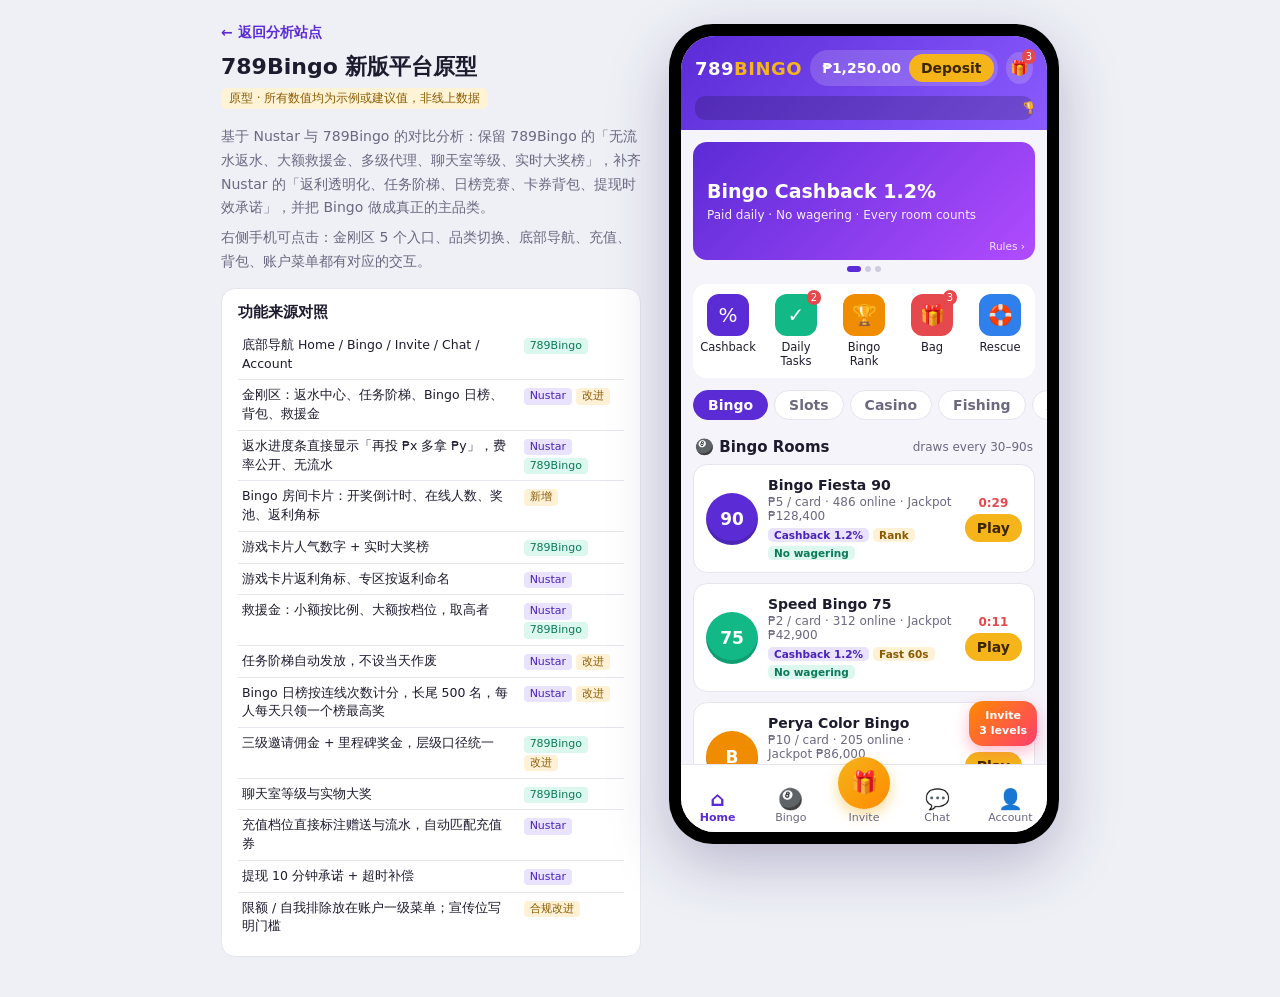
<file: prototype.html>
<!doctype html>
<html lang="zh-CN">
<head>
<meta charset="utf-8">
<meta name="viewport" content="width=device-width,initial-scale=1">
<title>789Bingo 新版平台原型</title>
<style>
:root{
  --bg:#eef0f6;--panel:#fff;--ink:#1d1b2e;--muted:#6b6880;--line:#e6e4ef;
  --p1:#5b2bd6;--p2:#8a5cff;--gold:#f4b41a;--teal:#12b886;--red:#e5484d;--sky:#2f80ed;
  --font:"Microsoft YaHei","PingFang SC","Noto Sans SC",system-ui,-apple-system,"Segoe UI",sans-serif;
}
*{box-sizing:border-box}
body{margin:0;background:var(--bg);color:var(--ink);font-family:var(--font);font-size:14px}
.page{display:flex;gap:28px;justify-content:center;align-items:flex-start;padding:24px 16px 40px;flex-wrap:wrap}
.intro{max-width:420px;flex:1 1 320px}
.intro h1{font-size:22px;margin:0 0 6px}
.intro .tag{display:inline-block;background:#fff3d6;color:#8a5a00;border-radius:6px;padding:2px 8px;font-size:12px;margin-bottom:10px}
.intro p{color:var(--muted);line-height:1.7;margin:6px 0}
.notes{margin-top:14px;background:var(--panel);border:1px solid var(--line);border-radius:14px;padding:14px 16px}
.notes h3{margin:0 0 8px;font-size:15px}
.notes table{width:100%;border-collapse:collapse;font-size:12.5px}
.notes td{padding:6px 4px;border-bottom:1px solid var(--line);vertical-align:top;line-height:1.5}
.notes tr:last-child td{border:none}
.src{display:inline-block;font-size:11px;border-radius:4px;padding:0 6px;margin-left:4px;white-space:nowrap}
.src.n{background:#e9e3ff;color:#4a23b8}.src.b{background:#dcf7ee;color:#0b7a58}.src.x{background:#fff1d6;color:#8a5a00}
.back{display:inline-block;margin-bottom:10px;color:var(--p1);text-decoration:none;font-weight:700}

/* phone */
.phone{width:390px;max-width:100%;height:820px;background:#000;border-radius:44px;padding:12px;box-shadow:0 20px 60px rgba(40,20,90,.25);flex:none}
.screen{position:relative;width:100%;height:100%;border-radius:34px;overflow:hidden;background:#f5f4fa;display:flex;flex-direction:column}
@media (max-width:440px){.phone{width:100%;height:100vh;border-radius:0;padding:0;box-shadow:none}.screen{border-radius:0}.page{padding:0}.intro{order:2;padding:16px}}
.top{background:linear-gradient(135deg,var(--p1),var(--p2));color:#fff;padding:14px 14px 10px;flex:none}
.row{display:flex;align-items:center;gap:8px}
.logo{font-weight:900;font-size:18px;letter-spacing:.5px}
.logo b{color:var(--gold)}
.bal{margin-left:auto;background:rgba(255,255,255,.16);border-radius:20px;padding:4px 4px 4px 12px;display:flex;align-items:center;gap:8px;font-weight:700}
.btn{border:0;border-radius:16px;padding:6px 12px;font:inherit;font-weight:700;cursor:pointer}
.btn.gold{background:var(--gold);color:#3b2600}
.btn.white{background:#fff;color:var(--p1)}
.btn.line{background:transparent;border:1px solid var(--line);color:var(--ink)}
.ico{width:32px;height:32px;border-radius:50%;background:rgba(255,255,255,.16);display:grid;place-items:center;position:relative;cursor:pointer;font-size:15px}
.badge{position:absolute;top:-3px;right:-3px;background:var(--red);color:#fff;font-size:10px;border-radius:8px;padding:0 4px;line-height:15px}
.marquee{margin-top:10px;background:rgba(0,0,0,.18);border-radius:10px;padding:5px 10px;font-size:12px;white-space:nowrap;overflow:hidden}
.marquee span{display:inline-block;padding-left:100%;animation:mq 22s linear infinite}
@keyframes mq{to{transform:translateX(-100%)}}
.body{flex:1;overflow-y:auto;padding-bottom:76px}
.sec{padding:12px 12px 0}
.sec h4{margin:4px 2px 8px;font-size:15px;display:flex;align-items:center;gap:6px}
.sec h4 small{margin-left:auto;color:var(--muted);font-weight:400;font-size:12px}
.banner{height:118px;border-radius:14px;color:#fff;padding:14px;display:flex;flex-direction:column;justify-content:center;position:relative;overflow:hidden}
.banner b{font-size:19px;line-height:1.25}
.banner span{font-size:12px;opacity:.92;margin-top:4px}
.banner .rule{position:absolute;right:10px;bottom:8px;font-size:10.5px;opacity:.85}
.dots{display:flex;gap:4px;justify-content:center;margin-top:6px}
.dots i{width:6px;height:6px;border-radius:3px;background:#cfcbe0}.dots i.on{width:14px;background:var(--p1)}
.kong{display:grid;grid-template-columns:repeat(5,1fr);gap:6px;background:var(--panel);border-radius:14px;padding:10px 4px}
.kong div{text-align:center;font-size:11.5px;cursor:pointer;position:relative}
.kong .k{width:42px;height:42px;border-radius:12px;margin:0 auto 4px;display:grid;place-items:center;font-size:20px;color:#fff}
.kong .badge{right:6px;top:-4px}
.cats{display:flex;gap:6px;overflow-x:auto;padding:12px 12px 2px;scrollbar-width:none}
.cats::-webkit-scrollbar{display:none}
.cats button{flex:none;border:1px solid var(--line);background:var(--panel);border-radius:18px;padding:6px 14px;font:inherit;font-weight:700;color:var(--muted);cursor:pointer}
.cats button.on{background:var(--p1);color:#fff;border-color:var(--p1)}
.room{background:var(--panel);border-radius:14px;padding:12px;margin-bottom:10px;display:flex;gap:10px;align-items:center;border:1px solid var(--line)}
.ball{width:52px;height:52px;border-radius:50%;flex:none;display:grid;place-items:center;color:#fff;font-weight:900;font-size:17px;box-shadow:inset 0 -4px 0 rgba(0,0,0,.15)}
.room .info{flex:1;min-width:0}
.room .t{font-weight:800}
.room .m{font-size:12px;color:var(--muted);margin-top:2px}
.tags{display:flex;gap:4px;flex-wrap:wrap;margin-top:5px}
.tg{font-size:10.5px;border-radius:5px;padding:1px 6px;font-weight:700}
.tg.r{background:#e9e3ff;color:#4a23b8}.tg.g{background:#dcf7ee;color:#0b7a58}.tg.o{background:#fff1d6;color:#8a5a00}.tg.red{background:#ffe3e3;color:#b42318}
.room .go{text-align:center}
.room .cd{font-size:12px;color:var(--red);font-weight:800;margin-bottom:4px}
.grid3{display:grid;grid-template-columns:repeat(3,1fr);gap:8px}
.game{background:var(--panel);border-radius:12px;overflow:hidden;border:1px solid var(--line);cursor:pointer}
.game .art{height:84px;display:grid;place-items:center;color:#fff;font-weight:900;font-size:13px;text-align:center;padding:6px;position:relative}
.game .art .hot{position:absolute;left:4px;top:4px;font-size:9.5px;background:rgba(0,0,0,.35);border-radius:4px;padding:0 4px}
.game .art .pp{position:absolute;right:4px;bottom:4px;font-size:9.5px;background:rgba(0,0,0,.35);border-radius:4px;padding:0 4px}
.game .nm{font-size:11.5px;font-weight:700;padding:5px 6px 2px;white-space:nowrap;overflow:hidden;text-overflow:ellipsis}
.game .rb{font-size:10px;color:#4a23b8;padding:0 6px 6px}
.wins{background:var(--panel);border-radius:14px;border:1px solid var(--line);overflow:hidden}
.wins div{display:flex;justify-content:space-between;padding:8px 12px;border-bottom:1px solid var(--line);font-size:12.5px}
.wins div:last-child{border:none}
.wins b{color:var(--teal)}
.float{position:absolute;right:10px;bottom:86px;background:linear-gradient(135deg,#ff8a00,#ff3d6e);color:#fff;border-radius:14px;padding:8px 10px;font-size:11px;font-weight:800;text-align:center;box-shadow:0 6px 16px rgba(255,61,110,.35);cursor:pointer;line-height:1.3}
.nav{position:absolute;left:0;right:0;bottom:0;height:68px;background:#fff;border-top:1px solid var(--line);display:flex;align-items:flex-end;padding-bottom:8px}
.nav div{flex:1;text-align:center;font-size:11px;color:var(--muted);cursor:pointer}
.nav div .i{font-size:20px;display:block;line-height:1.2}
.nav div.on{color:var(--p1);font-weight:800}
.nav .mid .i{width:52px;height:52px;margin:-26px auto 2px;border-radius:50%;background:linear-gradient(135deg,var(--gold),#ff8a00);color:#fff;display:grid;place-items:center;font-size:22px;box-shadow:0 6px 14px rgba(244,180,26,.45)}
.view{display:none}.view.on{display:block}
.card{background:var(--panel);border-radius:14px;border:1px solid var(--line);padding:12px;margin-bottom:10px}
.card h5{margin:0 0 8px;font-size:14px}
table.t{width:100%;border-collapse:collapse;font-size:12px}
table.t th,table.t td{padding:6px 4px;border-bottom:1px solid var(--line);text-align:left}
table.t th{color:var(--muted);font-weight:700}
.bar{height:8px;background:#ece9f6;border-radius:4px;overflow:hidden;margin:6px 0 4px}
.bar i{display:block;height:100%;background:linear-gradient(90deg,var(--p1),var(--p2))}
.hint{font-size:12px;color:var(--muted)}
.hint b{color:var(--p1)}
.chatmsg{display:flex;gap:8px;margin-bottom:10px;align-items:flex-start}
.chatmsg .av{width:30px;height:30px;border-radius:50%;flex:none;display:grid;place-items:center;color:#fff;font-size:12px;font-weight:800}
.chatmsg .bub{background:var(--panel);border:1px solid var(--line);border-radius:4px 12px 12px 12px;padding:6px 10px;font-size:12.5px}
.chatmsg .who{font-size:11px;color:var(--muted)}
.lv{font-size:10px;background:var(--gold);color:#3b2600;border-radius:4px;padding:0 4px;margin-left:4px;font-weight:800}
.sheet{position:absolute;inset:0;background:rgba(20,10,40,.45);display:none;align-items:flex-end;z-index:20}
.sheet.on{display:flex}
.sheet .in{background:#f5f4fa;width:100%;max-height:86%;border-radius:20px 20px 0 0;overflow-y:auto;padding:14px 12px 24px;animation:up .2s ease}
@keyframes up{from{transform:translateY(40px);opacity:.5}}
.sheet .hd{display:flex;align-items:center;margin-bottom:10px}
.sheet .hd b{font-size:16px}
.sheet .hd .x{margin-left:auto;width:30px;height:30px;border-radius:50%;background:#e7e4f2;display:grid;place-items:center;cursor:pointer}
.tier{display:flex;gap:10px;align-items:center;padding:10px;border-radius:12px;background:var(--panel);border:1px solid var(--line);margin-bottom:8px}
.tier .amt{width:58px;text-align:center;font-weight:900;color:var(--p1)}
.tier .st{margin-left:auto;font-size:11px;font-weight:800}
.tier.done{border-color:var(--teal)}.tier.done .st{color:var(--teal)}
.tier.lock{opacity:.6}
.voucher{display:flex;border-radius:12px;overflow:hidden;background:var(--panel);border:1px solid var(--line);margin-bottom:8px}
.voucher .l{width:84px;background:linear-gradient(135deg,var(--p1),var(--p2));color:#fff;display:grid;place-items:center;text-align:center;font-weight:900;font-size:16px;padding:8px}
.voucher .r{flex:1;padding:8px 10px;font-size:12px}
.voucher .r b{font-size:13px}
.amts{display:grid;grid-template-columns:repeat(3,1fr);gap:8px}
.amts div{background:var(--panel);border:1.5px solid var(--line);border-radius:10px;padding:8px;text-align:center;cursor:pointer}
.amts div.on{border-color:var(--p1);background:#f1ecff}
.amts small{display:block;color:var(--teal);font-weight:800;font-size:11px}
.menu div{display:flex;align-items:center;padding:12px 4px;border-bottom:1px solid var(--line);cursor:pointer}
.menu div:last-child{border:none}
.menu div span{margin-left:auto;color:var(--muted);font-size:12px}
.toast{position:absolute;left:50%;top:40%;transform:translateX(-50%);background:rgba(20,10,40,.88);color:#fff;padding:10px 16px;border-radius:12px;font-size:13px;display:none;z-index:30;text-align:center;max-width:80%}
</style>
</head>
<body>
<div class="page">
  <div class="intro">
    <a class="back" href="index.html">← 返回分析站点</a>
    <h1>789Bingo 新版平台原型</h1>
    <span class="tag">原型 · 所有数值均为示例或建议值，非线上数据</span>
    <p>基于 Nustar 与 789Bingo 的对比分析：保留 789Bingo 的「无流水返水、大额救援金、多级代理、聊天室等级、实时大奖榜」，补齐 Nustar 的「返利透明化、任务阶梯、日榜竞赛、卡券背包、提现时效承诺」，并把 Bingo 做成真正的主品类。</p>
    <p>右侧手机可点击：金刚区 5 个入口、品类切换、底部导航、充值、背包、账户菜单都有对应的交互。</p>
    <div class="notes">
      <h3>功能来源对照</h3>
      <table>
        <tr><td>底部导航 Home / Bingo / Invite / Chat / Account</td><td><span class="src b">789Bingo</span></td></tr>
        <tr><td>金刚区：返水中心、任务阶梯、Bingo 日榜、背包、救援金</td><td><span class="src n">Nustar</span><span class="src x">改进</span></td></tr>
        <tr><td>返水进度条直接显示「再投 ₱x 多拿 ₱y」，费率公开、无流水</td><td><span class="src n">Nustar</span><span class="src b">789Bingo</span></td></tr>
        <tr><td>Bingo 房间卡片：开奖倒计时、在线人数、奖池、返利角标</td><td><span class="src x">新增</span></td></tr>
        <tr><td>游戏卡片人气数字 + 实时大奖榜</td><td><span class="src b">789Bingo</span></td></tr>
        <tr><td>游戏卡片返利角标、专区按返利命名</td><td><span class="src n">Nustar</span></td></tr>
        <tr><td>救援金：小额按比例、大额按档位，取高者</td><td><span class="src n">Nustar</span><span class="src b">789Bingo</span></td></tr>
        <tr><td>任务阶梯自动发放，不设当天作废</td><td><span class="src n">Nustar</span><span class="src x">改进</span></td></tr>
        <tr><td>Bingo 日榜按连线次数计分，长尾 500 名，每人每天只领一个榜最高奖</td><td><span class="src n">Nustar</span><span class="src x">改进</span></td></tr>
        <tr><td>三级邀请佣金 + 里程碑奖金，层级口径统一</td><td><span class="src b">789Bingo</span><span class="src x">改进</span></td></tr>
        <tr><td>聊天室等级与实物大奖</td><td><span class="src b">789Bingo</span></td></tr>
        <tr><td>充值档位直接标注赠送与流水，自动匹配充值券</td><td><span class="src n">Nustar</span></td></tr>
        <tr><td>提现 10 分钟承诺 + 超时补偿</td><td><span class="src n">Nustar</span></td></tr>
        <tr><td>限额 / 自我排除放在账户一级菜单；宣传位写明门槛</td><td><span class="src x">合规改进</span></td></tr>
      </table>
    </div>
  </div>

  <div class="phone"><div class="screen" id="scr">
    <div class="top">
      <div class="row">
        <div class="logo">789<b>BINGO</b></div>
        <div class="bal">₱1,250.00 <button class="btn gold" onclick="openSheet('dep')">Deposit</button></div>
        <div class="ico" onclick="openSheet('bag')">🎁<span class="badge">3</span></div>
      </div>
      <div class="marquee"><span>🏆 Ma***25 won ₱48,600 in Bingo Fiesta 90 · Cashback rates are public: Bingo 1.2%, Slots 1.5% — no wagering · Withdrawals in 10 min or we pay ₱20 · 🏆 Je***07 won ₱12,300 in Super Ace</span></div>
    </div>

    <div class="body" id="body">
      <!-- HOME -->
      <div class="view on" id="v-home">
        <div class="sec">
          <div class="banner" id="ban" style="background:linear-gradient(135deg,#5b2bd6,#b14cff)"><b>Bingo Cashback 1.2%</b><span>Paid daily · No wagering · Every room counts</span><span class="rule">Rules ›</span></div>
          <div class="dots" id="dots"><i class="on"></i><i></i><i></i></div>
        </div>
        <div class="sec">
          <div class="kong">
            <div onclick="openSheet('cb')"><div class="k" style="background:#5b2bd6">%</div>Cashback</div>
            <div onclick="openSheet('task')"><div class="k" style="background:#12b886">✓</div>Daily Tasks<span class="badge">2</span></div>
            <div onclick="openSheet('rank')"><div class="k" style="background:#f08c00">🏆</div>Bingo Rank</div>
            <div onclick="openSheet('bag')"><div class="k" style="background:#e5484d">🎁</div>Bag<span class="badge">3</span></div>
            <div onclick="openSheet('rescue')"><div class="k" style="background:#2f80ed">🛟</div>Rescue</div>
          </div>
        </div>
        <div class="cats" id="cats">
          <button class="on" data-c="bingo">Bingo</button><button data-c="slots">Slots</button><button data-c="casino">Casino</button><button data-c="fish">Fishing</button><button data-c="arcade">Arcade</button><button data-c="poker">Poker</button>
        </div>
        <div class="sec" id="catbox"></div>
        <div class="sec">
          <h4>🔥 Hot Slots <small>Cashback 1.5% · Rescue</small></h4>
          <div class="grid3" id="slots"></div>
        </div>
        <div class="sec">
          <h4>⚡ Recent Big Wins <small>live</small></h4>
          <div class="wins" id="wins"></div>
        </div>
        <div class="sec"><p class="hint" style="text-align:center;padding:8px 0 4px">21+ only · PAGCOR regulated · <a href="#" onclick="openSheet('rg');return false">Set limits / Self-exclusion</a></p></div>
      </div>

      <!-- BINGO -->
      <div class="view" id="v-bingo"><div class="sec"><h4>🎱 All Bingo Rooms <small>12 live</small></h4><div id="allrooms"></div></div></div>

      <!-- INVITE -->
      <div class="view" id="v-invite"><div class="sec">
        <div class="banner" style="background:linear-gradient(135deg,#ff8a00,#ff3d6e);height:auto"><b>Invite friends, earn on 3 levels</b><span>Up to 0.8% + 0.2% + 0.1% of your network's valid bets, paid daily</span></div>
        <div class="card" style="margin-top:10px"><h5>Your link</h5><div class="row"><code style="flex:1;font-size:12px;background:#f1ecff;padding:6px 8px;border-radius:8px">789bingo.com/r/JOSH88</code><button class="btn white" style="border:1px solid var(--line)" onclick="toast('Link copied')">Copy</button></div></div>
        <div class="card"><h5>Commission rates (one rule, shown everywhere)</h5>
          <table class="t"><tr><th>Level</th><th>Bingo</th><th>Slots</th><th>Casino</th></tr>
          <tr><td>Level 1</td><td>0.8%</td><td>0.8%</td><td>0.3%</td></tr>
          <tr><td>Level 2</td><td>0.2%</td><td>0.2%</td><td>0.1%</td></tr>
          <tr><td>Level 3</td><td>0.1%</td><td>0.1%</td><td>0.05%</td></tr></table>
          <p class="hint">建议：把 Bingo 的一级佣金提到与老虎机同级，让代理愿意推 Bingo。</p></div>
        <div class="card"><h5>Milestones · 4 / 5 qualified friends</h5><div class="bar"><i style="width:80%"></i></div>
          <p class="hint">Qualified = deposit ≥ ₱1,000 and valid bets ≥ ₱7,000. Next bonus <b>₱250</b> at 5 friends.</p></div>
        <div class="card"><h5>Today</h5><table class="t"><tr><th>Level</th><th>Friends</th><th>Their bets</th><th>You earn</th></tr>
          <tr><td>1</td><td>4</td><td>₱18,400</td><td>₱147.20</td></tr><tr><td>2</td><td>9</td><td>₱32,000</td><td>₱64.00</td></tr><tr><td>3</td><td>3</td><td>₱5,200</td><td>₱5.20</td></tr></table></div>
      </div></div>

      <!-- CHAT -->
      <div class="view" id="v-chat"><div class="sec">
        <div class="card"><h5>Room · Bingo Fiesta 90 <span class="tg g">486 online</span></h5><p class="hint" style="margin:0">Chat level 7 → 8: send 12 more messages or play 3 rounds. Level 20 prize: iPhone 17 Pro Max.</p><div class="bar"><i style="width:64%"></i></div></div>
        <div class="chatmsg"><div class="av" style="background:#5b2bd6">MA</div><div><div class="who">Maria<span class="lv">Lv 12</span></div><div class="bub">BINGO!! 2 lines in round 48 🎉</div></div></div>
        <div class="chatmsg"><div class="av" style="background:#12b886">JE</div><div><div class="who">Jerome<span class="lv">Lv 5</span></div><div class="bub">congrats! next draw in 30s, who's in?</div></div></div>
        <div class="chatmsg"><div class="av" style="background:#f08c00">SY</div><div><div class="who">System</div><div class="bub">🎁 Rain: ₱500 split among 50 active players in 5 min</div></div></div>
        <div class="chatmsg"><div class="av" style="background:#e5484d">AN</div><div><div class="who">Ana<span class="lv">Lv 9</span></div><div class="bub">cashback came in this morning, no wagering 👍</div></div></div>
        <div class="row" style="gap:6px"><input style="flex:1;border:1px solid var(--line);border-radius:18px;padding:8px 12px;font:inherit" placeholder="Say something…"><button class="btn gold" onclick="toast('Message sent')">Send</button></div>
      </div></div>

      <!-- ACCOUNT -->
      <div class="view" id="v-acct"><div class="sec">
        <div class="card"><div class="row"><div class="ball" style="background:#5b2bd6;width:46px;height:46px">J</div><div><b>Joshua</b><div class="hint">ID 7890012 · KYC verified</div></div></div>
          <div style="margin-top:10px"><b>VIP 3</b> <span class="hint">→ VIP 4 needs ₱36,500 more valid bets this month</span><div class="bar"><i style="width:58%"></i></div>
          <p class="hint" style="margin:0">VIP 4 perks: Bingo cashback 1.4%, birthday bonus ₱888, priority withdrawals.</p></div></div>
        <div class="card"><div class="row"><div><div class="hint">Withdrawable</div><b style="font-size:18px">₱1,250.00</b></div><div style="margin-left:auto;text-align:right"><div class="hint">Wagering left</div><b>₱0</b></div></div>
          <div class="row" style="margin-top:10px;gap:8px"><button class="btn gold" style="flex:1" onclick="openSheet('dep')">Deposit</button><button class="btn line" style="flex:1" onclick="toast('Withdrawal submitted · arrives within 10 min, or ₱20 compensation')">Withdraw</button></div></div>
        <div class="card menu">
          <div onclick="openSheet('bag')">🎁 Bag <span>3 available ›</span></div>
          <div onclick="openSheet('cb')">💰 Cashback history <span>›</span></div>
          <div onclick="toast('Bet records · last 30 days')">🧾 Bet records <span>›</span></div>
          <div onclick="toast('Transactions')">💳 Transactions <span>›</span></div>
          <div onclick="openSheet('rg')">🛡️ Limits & self-exclusion <span>›</span></div>
          <div onclick="toast('Security center')">🔒 Security center <span>›</span></div>
          <div onclick="toast('24/7 live chat')">💬 Customer service <span>24/7 ›</span></div>
        </div>
      </div></div>
    </div>

    <div class="float" onclick="go('invite')">Invite<br>3 levels</div>

    <div class="nav" id="nav">
      <div class="on" data-v="home"><span class="i">⌂</span>Home</div>
      <div data-v="bingo"><span class="i">🎱</span>Bingo</div>
      <div class="mid" data-v="invite"><span class="i">🎁</span>Invite</div>
      <div data-v="chat"><span class="i">💬</span>Chat</div>
      <div data-v="acct"><span class="i">👤</span>Account</div>
    </div>

    <div class="sheet" id="sheet" onclick="if(event.target===this)closeSheet()"><div class="in" id="sheetIn"></div></div>
    <div class="toast" id="toast"></div>
  </div></div>
</div>

<script>
var rooms=[
 {n:'Bingo Fiesta 90',c:'#5b2bd6',p:'₱5 / card',on:486,jp:'₱128,400',cd:30,tg:['Cashback 1.2%','Rank']},
 {n:'Speed Bingo 75',c:'#12b886',p:'₱2 / card',on:312,jp:'₱42,900',cd:12,tg:['Cashback 1.2%','Fast 60s']},
 {n:'Perya Color Bingo',c:'#f08c00',p:'₱10 / card',on:205,jp:'₱86,000',cd:45,tg:['Cashback 1.2%','New']},
 {n:'Jackpot Bingo',c:'#e5484d',p:'₱20 / card',on:154,jp:'₱512,000',cd:70,tg:['Cashback 1.2%','Jackpot']},
 {n:'Pinoy Bingo 30',c:'#2f80ed',p:'₱1 / card',on:96,jp:'₱8,200',cd:20,tg:['Cashback 1.2%','Beginner']}
];
var games={
 slots:[['Super Ace','#0f9d58','20.9k','1.5% · Rescue'],['Pinata Wins','#d6336c','21.8k','1.5% · Rescue'],['Fortune Gems 3','#b8860b','9.1k','1.5%'],['Sugar Bang 2','#f76707','2.7k','1.5%'],['Wild Bounty','#7048e8','6.4k','1.5%'],['Money Coming','#e03131','4.0k','1.5%']],
 casino:[['Speed Baccarat','#1c7ed6','1.2k','1.0%'],['Bac Bo','#0b7285','3.3k','1.0%'],['Crazy Time','#c2255c','5.2k','1.0%'],['Perya Roulette','#e8590c','860','1.0%'],['Dragon Tiger','#5f3dc4','740','0.8%'],['Blackjack','#2b8a3e','410','0.8%']],
 fish:[['Ocean King','#1098ad','3.0k','1.2%'],['Jackpot Fishing','#1971c2','2.1k','1.2%'],['Mega Fishing','#0c8599','1.4k','1.2%']],
 arcade:[['Mines','#495057','1.7k','1.0%'],['Plinko','#7950f2','900','1.0%'],['Crash','#f03e3e','1.1k','1.0%']],
 poker:[['Tongits Go','#2f9e44','2.4k','1.0%'],['Pusoy Go','#1864ab','1.0k','1.0%'],['Sic Bo','#c92a2a','620','1.0%']]
};
function roomCard(r){var num=(r.n.match(/\d+/)||['B'])[0];return '<div class="room"><div class="ball" style="background:'+r.c+'">'+num+'</div><div class="info"><div class="t">'+r.n+'</div><div class="m">'+r.p+' · '+r.on+' online · Jackpot '+r.jp+'</div><div class="tags">'+r.tg.map(function(t,i){return '<span class="tg '+(i?'o':'r')+'">'+t+'</span>'}).join('')+'<span class="tg g">No wagering</span></div></div><div class="go"><div class="cd" data-cd="'+r.cd+'">0:'+String(r.cd).padStart(2,'0')+'</div><button class="btn gold" onclick="toast(\'Joining '+r.n+'…\')">Play</button></div></div>';}
function gameCard(g){return '<div class="game" onclick="toast(\'Launching '+g[0]+'…\')"><div class="art" style="background:linear-gradient(135deg,'+g[1]+',#222)"><span class="hot">👥 '+g[2]+'</span>'+g[0]+'<span class="pp">'+g[3]+'</span></div><div class="nm">'+g[0]+'</div><div class="rb">Cashback '+g[3]+'</div></div>';}
function renderCat(c){var box=document.getElementById('catbox');
 if(c==='bingo'){box.innerHTML='<h4>🎱 Bingo Rooms <small>draws every 30–90s</small></h4>'+rooms.slice(0,3).map(roomCard).join('');}
 else{box.innerHTML='<h4>'+c.charAt(0).toUpperCase()+c.slice(1)+' <small>cashback shown on every card</small></h4><div class="grid3">'+games[c].map(gameCard).join('')+'</div>';}}
document.getElementById('cats').onclick=function(e){var b=e.target.closest('button');if(!b)return;[].forEach.call(this.children,function(x){x.classList.toggle('on',x===b)});renderCat(b.dataset.c);};
renderCat('bingo');
document.getElementById('slots').innerHTML=games.slots.map(gameCard).join('');
document.getElementById('allrooms').innerHTML=rooms.map(roomCard).join('');
var winsData=[['Bingo Fiesta 90','Ma***25','₱48,600'],['Super Ace','Je***07','₱12,300'],['Jackpot Bingo','Ro***31','₱102,000'],['Bac Bo','Sh***81','₱20,000'],['Pinata Wins','Pl***65','₱35,530']];
function renderWins(){document.getElementById('wins').innerHTML=winsData.map(function(w){return '<div><span>'+w[0]+' · '+w[1]+'</span><b>'+w[2]+'</b></div>'}).join('');}
renderWins();
setInterval(function(){winsData.unshift(winsData.pop());renderWins();},4000);
setInterval(function(){document.querySelectorAll('[data-cd]').forEach(function(el){var v=+el.dataset.cd-1;if(v<0)v=90;el.dataset.cd=v;el.textContent=Math.floor(v/60)+':'+String(v%60).padStart(2,'0');});},1000);
var bans=[['linear-gradient(135deg,#5b2bd6,#b14cff)','Bingo Cashback 1.2%','Paid daily · No wagering · Every room counts'],['linear-gradient(135deg,#0b7285,#12b886)','Rescue Bonus up to ₱888,888','Lost today? Get back up to 15% (small) or a tier bonus (big) — whichever is higher'],['linear-gradient(135deg,#ff8a00,#ff3d6e)','Invite & earn on 3 levels','0.8% + 0.2% + 0.1% of your network\'s valid bets']];
var bi=0;setInterval(function(){bi=(bi+1)%3;var b=document.getElementById('ban');b.style.background=bans[bi][0];b.innerHTML='<b>'+bans[bi][1]+'</b><span>'+bans[bi][2]+'</span><span class="rule">Rules ›</span>';[].forEach.call(document.getElementById('dots').children,function(d,i){d.classList.toggle('on',i===bi)});},3500);
function go(v){document.querySelectorAll('.view').forEach(function(x){x.classList.toggle('on',x.id==='v-'+v)});document.querySelectorAll('#nav div').forEach(function(x){x.classList.toggle('on',x.dataset.v===v)});document.getElementById('body').scrollTop=0;}
document.getElementById('nav').onclick=function(e){var d=e.target.closest('[data-v]');if(d)go(d.dataset.v);};
function toast(m){var t=document.getElementById('toast');t.textContent=m;t.style.display='block';clearTimeout(t._h);t._h=setTimeout(function(){t.style.display='none'},1800);}
function closeSheet(){document.getElementById('sheet').classList.remove('on');}
var S={
 cb:'<div class="hd"><b>Cashback Center</b><div class="x" onclick="closeSheet()">✕</div></div>'+
  '<div class="card"><div class="row"><div><div class="hint">Today (preview, updates every 10 min)</div><b style="font-size:20px">₱86.40</b></div><span class="tg g" style="margin-left:auto">No wagering</span></div><p class="hint" style="margin:6px 0 0">Paid automatically tomorrow before 10:00 AM.</p></div>'+
  '<div class="card"><h5>Bingo · ₱4,200 bet · 1.2%</h5><div class="bar"><i style="width:84%"></i></div><p class="hint" style="margin:0">Bet <b>₱800</b> more today → rate becomes 1.4% and you get <b>+₱19.40</b> more.</p></div>'+
  '<div class="card"><h5>Slots · ₱2,100 bet · 1.5%</h5><div class="bar"><i style="width:100%"></i></div><p class="hint" style="margin:0">Top rate reached.</p></div>'+
  '<div class="card"><h5>Public rates (proposed)</h5><table class="t"><tr><th>Today\'s bets</th><th>Bingo</th><th>Slots</th><th>Casino</th></tr><tr><td>₱1+</td><td>1.2%</td><td>1.5%</td><td>0.5%</td></tr><tr><td>₱5,000+</td><td>1.4%</td><td>1.5%</td><td>0.6%</td></tr><tr><td>₱50,000+</td><td>1.6%</td><td>1.5%</td><td>0.8%</td></tr></table><p class="hint">对比：Nustar Bingo 起步 0.3%，要投到 ₱100,000 才有 1%。</p></div>',
 task:'<div class="hd"><b>Daily Tasks</b><div class="x" onclick="closeSheet()">✕</div></div><p class="hint">Rewards are credited automatically when a tier completes — nothing to claim, nothing expires tonight.</p>'+
  '<div class="tier done"><div class="amt">₱2</div><div><b>Deposit ₱50 · Play 20 Bingo cards</b><div class="hint">Done 20/20</div></div><div class="st">Credited</div></div>'+
  '<div class="tier"><div class="amt">₱15</div><div><b>Deposit ₱300 · Play 100 cards</b><div class="hint">Deposit ₱300/300 · Cards 64/100</div><div class="bar"><i style="width:64%"></i></div></div><div class="st"><button class="btn gold" onclick="go(\'bingo\');closeSheet()">Go</button></div></div>'+
  '<div class="tier lock"><div class="amt">₱80</div><div><b>Deposit ₱1,000 · Play 400 cards</b><div class="hint">Unlocks after tier 2</div></div><div class="st">🔒</div></div>'+
  '<div class="tier lock"><div class="amt">₱400</div><div><b>Deposit ₱5,000 · Play 2,000 cards</b></div><div class="st">🔒</div></div>'+
  '<p class="hint">与 Nustar 的差异：自动发放、不设当天作废；底部展示的是「你今天最多可得」而不是误导性的总奖金。</p>',
 rank:'<div class="hd"><b>Bingo Daily Rank</b><div class="x" onclick="closeSheet()">✕</div></div>'+
  '<div class="card"><div class="row"><div><div class="hint">Scored by lines completed — card price doesn\'t matter</div><b>Pool ₱100,000 · 500 winners</b></div><div style="margin-left:auto" class="tg red">Ends 07:59:18</div></div></div>'+
  '<div class="card"><table class="t"><tr><th>#</th><th>Player</th><th>Lines</th><th>Prize</th></tr><tr><td>1</td><td>Ma***25</td><td>1,284</td><td>₱10,000</td></tr><tr><td>2</td><td>Ro***31</td><td>1,102</td><td>₱6,000</td></tr><tr><td>3</td><td>Je***07</td><td>998</td><td>₱4,000</td></tr><tr><td>…</td><td></td><td></td><td></td></tr><tr><td>401–500</td><td></td><td>≥ 52</td><td>₱30</td></tr><tr style="background:#f1ecff"><td>188</td><td>You</td><td>214</td><td>₱120</td></tr></table>'+
  '<p class="hint">One account wins from one rank per day (highest prize kept). 对比：Nustar 同一大户一天可在 3 个榜单拿 ₱35 万。</p></div>',
 bag:'<div class="hd"><b>Bag</b><div class="x" onclick="closeSheet()">✕</div></div>'+
  '<div class="voucher"><div class="l">+20%</div><div class="r"><b>Deposit Boost</b><br>Min ₱500 · max +₱200 · wagering 5x<br><span style="color:var(--red)">Expires in 23:41:08</span></div></div>'+
  '<div class="voucher"><div class="l">50<br><small style="font-size:10px">cards</small></div><div class="r"><b>Free Bingo Cards</b><br>Any room up to ₱5/card · winnings 1x<br>Expires in 2 days</div></div>'+
  '<div class="voucher"><div class="l">₱30</div><div class="r"><b>Bonus Credit</b><br>From Daily Rank #188 · wagering 1x<br><button class="btn gold" style="margin-top:4px" onclick="toast(\'₱30 added to balance · wagering ₱30\')">Claim</button></div></div>'+
  '<p class="hint">每张券在卡片上写清金额、流水、适用范围与过期时间。</p>',
 rescue:'<div class="hd"><b>Rescue Bonus</b><div class="x" onclick="closeSheet()">✕</div></div>'+
  '<div class="card"><h5>Today\'s net loss: ₱1,800</h5><p class="hint" style="margin:0">Small-loss rule: 10% of loss up to ₱150 → <b>₱150</b><br>Tier rule: ₱1,000 tier → ₱38<br>You get the higher one: <b>₱150</b> · wagering 3x · paid tomorrow</p></div>'+
  '<div class="card"><table class="t"><tr><th>Net loss</th><th>Rescue</th></tr><tr><td>₱100–1,500</td><td>10% (max ₱150)</td></tr><tr><td>₱10,000</td><td>₱188</td></tr><tr><td>₱100,000</td><td>₱1,888</td></tr><tr><td>₱1,000,000</td><td>₱18,888</td></tr><tr><td>₱10,000,000</td><td>₱888,888</td></tr></table><p class="hint">融合方案：小额沿用 Nustar 式比例返还（更有体感），大额沿用 789Bingo 档位（覆盖大户），取高者；流水由 10x 降到 3x（建议值）。</p></div>',
 dep:'<div class="hd"><b>Deposit</b><div class="x" onclick="closeSheet()">✕</div></div>'+
  '<div class="row" style="gap:6px;margin-bottom:10px"><span class="tg r">GCash</span><span class="tg r">Maya</span><span class="tg r">QRPH</span><span class="tg r">InstaPay</span></div>'+
  '<div class="amts" id="amts"><div>₱100<small>+₱10</small></div><div class="on">₱500<small>+₱100 (voucher)</small></div><div>₱1,000<small>+₱150</small></div><div>₱5,000<small>+₱300</small></div><div>₱20,000<small>+₱800</small></div><div>₱50,000<small>+₱1,500</small></div></div>'+
  '<div class="card" style="margin-top:10px"><div class="row"><div><div class="hint">Auto-matched voucher</div><b>Deposit Boost +20%</b></div><span class="tg o" style="margin-left:auto">5x wagering on ₱100</span></div></div>'+
  '<button class="btn gold" style="width:100%;padding:12px;font-size:15px" onclick="closeSheet();toast(\'Deposit ₱500 + ₱100 bonus\')">Continue · ₱500 → ₱600</button>'+
  '<p class="hint">赠送与流水在档位上直接标注；最高赠送写明门槛，不使用「Free ₱8000」这类需要 ₱400,000 才能拿到的宣传。</p>',
 rg:'<div class="hd"><b>Responsible Gaming</b><div class="x" onclick="closeSheet()">✕</div></div>'+
  '<div class="card menu"><div>Daily deposit limit <span>₱5,000 ›</span></div><div>Daily loss limit <span>Off ›</span></div><div>Session reminder <span>Every 60 min ›</span></div><div>Cool-off <span>24h / 7d / 30d ›</span></div><div style="color:var(--red)">Self-exclusion <span>›</span></div></div>'+
  '<p class="hint">Nustar 条款提到限额工具但前端无入口；新版放在账户一级菜单与首页底部。</p>'
};
function openSheet(k){document.getElementById('sheetIn').innerHTML=S[k];document.getElementById('sheet').classList.add('on');
 var a=document.getElementById('amts');if(a)a.onclick=function(e){var d=e.target.closest('div');if(!d||d===a)return;[].forEach.call(a.children,function(x){x.classList.toggle('on',x===d)});};}
</script>
</body>
</html>
</file>
<file: assets/style.css>
:root{
  --bg:#f6f7fb; --panel:#ffffff; --ink:#1b1d29; --muted:#5d6278; --line:#e3e6ef;
  --accent:#6b3fd4; --accent-soft:#efe9fd; --gold:#c98a12; --good:#1f8a5b; --warn:#b5561b;
  --code:#f1f2f7; --shadow:0 1px 2px rgba(20,22,40,.06),0 6px 24px rgba(20,22,40,.06);
  --side:300px;
  --font:"Microsoft YaHei","PingFang SC","Hiragino Sans GB","Noto Sans SC",system-ui,-apple-system,"Segoe UI",sans-serif;
}
@media (prefers-color-scheme:dark){:root:not([data-theme="light"]){
  --bg:#12131a; --panel:#1a1c26; --ink:#e8e9f1; --muted:#a2a6bb; --line:#2c2f3d;
  --accent:#a98bff; --accent-soft:#2a2342; --gold:#e5b04a; --good:#4cc38a; --warn:#f0925a; --code:#232634;
  --shadow:0 1px 2px rgba(0,0,0,.4);
}}
:root[data-theme="dark"]{
  --bg:#12131a; --panel:#1a1c26; --ink:#e8e9f1; --muted:#a2a6bb; --line:#2c2f3d;
  --accent:#a98bff; --accent-soft:#2a2342; --gold:#e5b04a; --good:#4cc38a; --warn:#f0925a; --code:#232634;
  --shadow:0 1px 2px rgba(0,0,0,.4);
}
*{box-sizing:border-box}
html{scroll-padding-top:72px}
body{margin:0;background:var(--bg);color:var(--ink);font-family:var(--font);font-size:15px;line-height:1.75;-webkit-font-smoothing:antialiased}
a{color:var(--accent);text-decoration:none}
a:hover{text-decoration:underline}

/* top bar */
.topbar{position:sticky;top:0;z-index:30;height:56px;display:flex;align-items:center;gap:12px;padding:0 16px;background:var(--panel);border-bottom:1px solid var(--line)}
.topbar .brand{font-weight:700;color:var(--ink);white-space:nowrap}
.topbar .brand span{color:var(--accent)}
.topbar nav{display:flex;gap:4px;margin-left:12px;overflow-x:auto}
.topbar nav a{padding:6px 12px;border-radius:8px;color:var(--muted);white-space:nowrap;font-weight:600;font-size:14px}
.topbar nav a.on,.topbar nav a:hover{background:var(--accent-soft);color:var(--accent);text-decoration:none}
.topbar .sp{flex:1}
.iconbtn{border:1px solid var(--line);background:var(--panel);color:var(--ink);border-radius:8px;height:34px;min-width:34px;padding:0 10px;cursor:pointer;font:inherit;font-size:13px}
#menuBtn{display:none}

/* layout */
.wrap{display:flex;align-items:flex-start}
.side{position:sticky;top:56px;width:var(--side);flex:none;height:calc(100vh - 56px);overflow-y:auto;background:var(--panel);border-right:1px solid var(--line);padding:14px 10px 40px}
.side .search{width:100%;height:34px;border:1px solid var(--line);border-radius:8px;padding:0 10px;background:var(--bg);color:var(--ink);font:inherit;font-size:13px;margin-bottom:10px}
.side h4{margin:16px 8px 6px;font-size:12px;letter-spacing:.06em;color:var(--muted);font-weight:700}
.tree,.tree ul{list-style:none;margin:0;padding:0}
.tree ul{padding-left:14px;border-left:1px dashed var(--line);margin-left:9px}
.tree li{margin:1px 0}
.tree a,.tree .lbl{display:block;padding:4px 8px;border-radius:6px;color:var(--ink);font-size:13.5px;line-height:1.45}
.tree a:hover{background:var(--accent-soft);text-decoration:none}
.tree a.active{background:var(--accent-soft);color:var(--accent);font-weight:700}
.tree .l1>a,.tree .l1>.lbl{font-weight:700}
.tree .sub a{color:var(--muted);font-size:13px}
.tree details>summary{list-style:none;cursor:pointer}
.tree details>summary::-webkit-details-marker{display:none}
.tree details>summary .lbl::before{content:"▸";display:inline-block;width:14px;color:var(--muted);transition:transform .15s}
.tree details[open]>summary .lbl::before{transform:rotate(90deg)}
.tree .hide{display:none}

.main{flex:1;min-width:0;padding:28px 40px 80px}
.doc{max-width:980px;margin:0 auto}
.doc h1{font-size:30px;line-height:1.3;margin:0 0 6px}
.doc h2{font-size:22px;margin:44px 0 12px;padding-top:8px;border-top:1px solid var(--line)}
.doc h3{font-size:18px;margin:30px 0 10px}
.doc h4{font-size:16px;margin:24px 0 8px;color:var(--accent)}
.doc h1,.doc h2,.doc h3,.doc h4{font-weight:700}
.doc p{margin:10px 0}
.doc ul,.doc ol{padding-left:22px}
.doc li{margin:4px 0}
.doc blockquote{margin:12px 0;padding:8px 14px;border-left:3px solid var(--accent);background:var(--accent-soft);border-radius:0 8px 8px 0;color:var(--ink)}
.doc img{max-width:100%;height:auto;background:var(--panel);border:1px solid var(--line);border-radius:12px;padding:10px}
.doc code{background:var(--code);padding:1px 6px;border-radius:5px;font-size:.88em}
.doc pre{background:var(--code);padding:12px 14px;border-radius:10px;overflow-x:auto}
.doc pre code{background:none;padding:0}
.tablewrap{overflow-x:auto;margin:12px 0;border:1px solid var(--line);border-radius:10px;background:var(--panel)}
.doc table{border-collapse:collapse;width:100%;font-size:13.5px}
.doc th,.doc td{padding:8px 10px;border-bottom:1px solid var(--line);text-align:left;vertical-align:top}
.doc th{background:var(--accent-soft);font-weight:700;white-space:nowrap}
.doc tr:last-child td{border-bottom:none}
.meta{color:var(--muted);font-size:13px}

/* home */
.hero{background:linear-gradient(135deg,var(--accent-soft),transparent 70%);border:1px solid var(--line);border-radius:16px;padding:22px 24px;margin-bottom:22px}
.hero h1{margin:0 0 6px;font-size:28px}
.hero p{margin:0;color:var(--muted)}
.cards{display:grid;grid-template-columns:repeat(auto-fit,minmax(200px,1fr));gap:12px;margin:18px 0}
.card{background:var(--panel);border:1px solid var(--line);border-radius:12px;padding:14px 16px;box-shadow:var(--shadow)}
.card .k{font-size:12px;color:var(--muted)}
.card .v{font-size:24px;font-weight:700;margin-top:2px}
.card .d{font-size:12.5px;color:var(--muted);margin-top:4px}
.treebox{background:var(--panel);border:1px solid var(--line);border-radius:16px;padding:12px;box-shadow:var(--shadow);overflow-x:auto}
.treebox svg{display:block;width:100%;min-width:720px;height:auto}
.treebox a:hover rect{stroke:var(--accent);stroke-width:2}
.treebox a{cursor:pointer}
.links{display:grid;grid-template-columns:repeat(auto-fit,minmax(260px,1fr));gap:12px;margin-top:22px}
.links a{display:block;background:var(--panel);border:1px solid var(--line);border-radius:12px;padding:16px;color:var(--ink);box-shadow:var(--shadow)}
.links a:hover{border-color:var(--accent);text-decoration:none}
.links b{display:block;font-size:16px;margin-bottom:4px}
.links span{color:var(--muted);font-size:13px}
.foot{color:var(--muted);font-size:12px;margin-top:40px;border-top:1px solid var(--line);padding-top:12px}

@media (max-width:900px){
  #menuBtn{display:inline-block}
  .side{position:fixed;left:0;top:56px;z-index:40;transform:translateX(-102%);transition:transform .2s;box-shadow:var(--shadow);width:84vw;max-width:320px}
  body.side-open .side{transform:none}
  .main{padding:20px 16px 60px}
  .topbar nav{display:none}
  .doc h1{font-size:24px}
}
@media print{.topbar,.side{display:none}.main{padding:0}}
</file>
